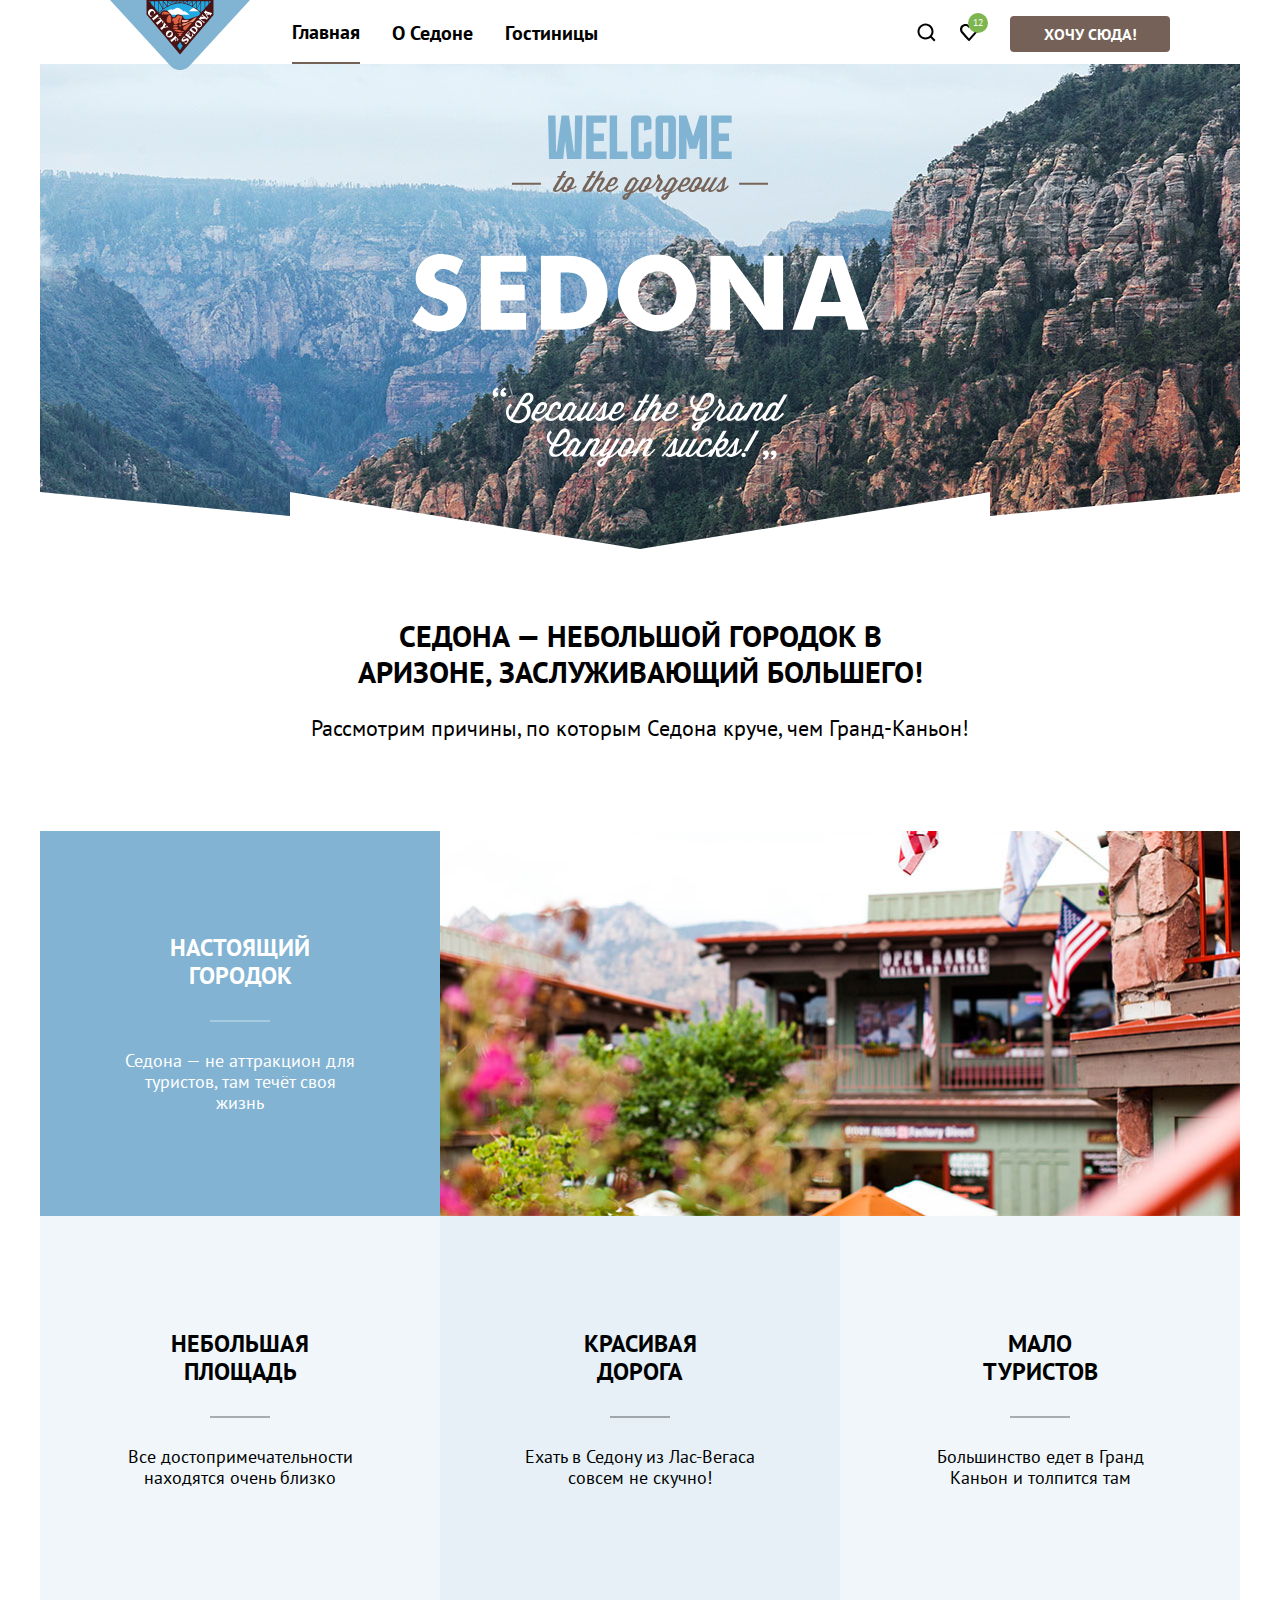
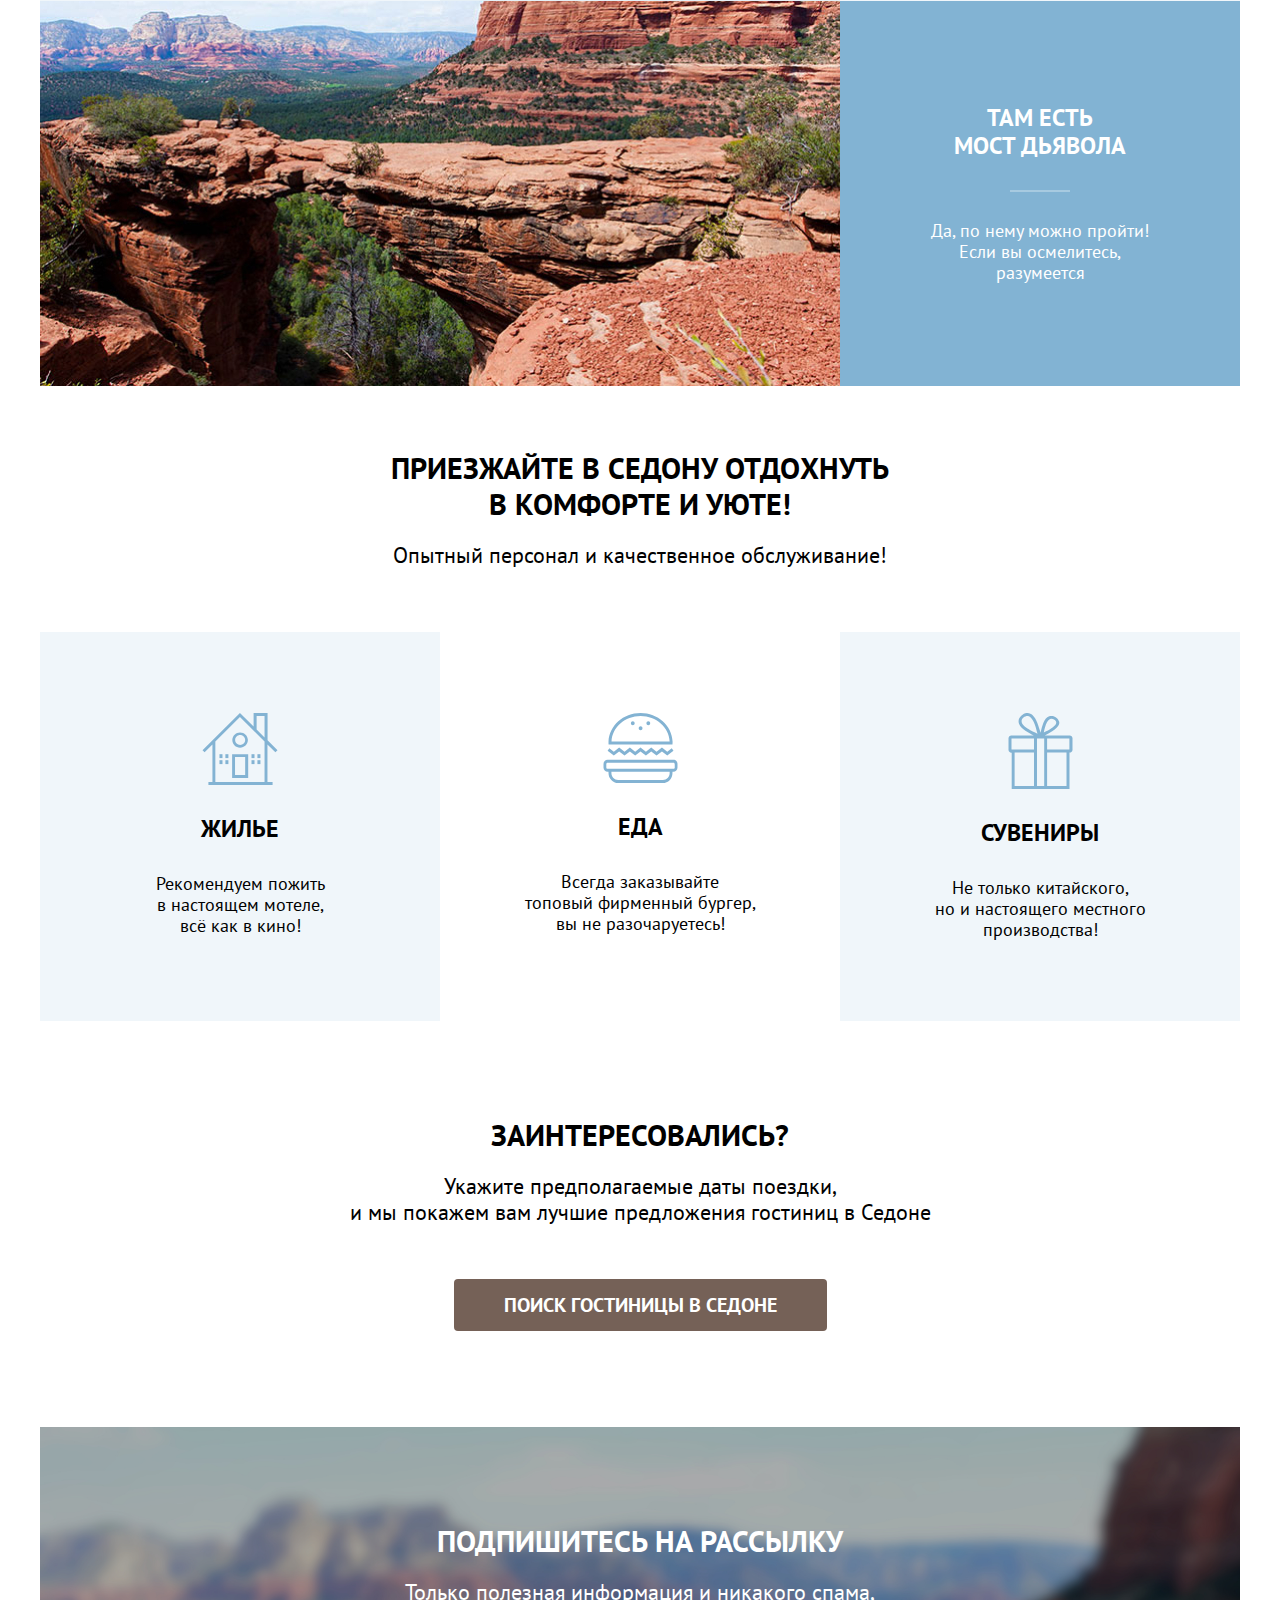
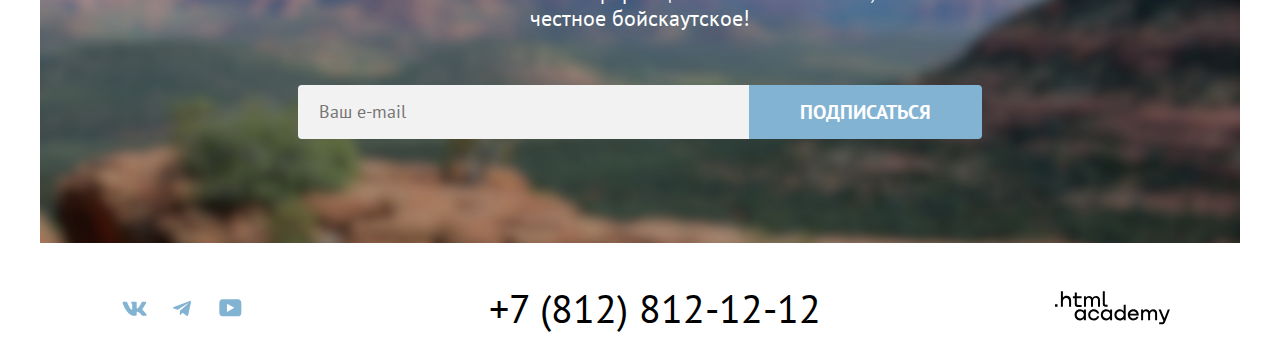
<file: index.html>
<!DOCTYPE html>
<html lang="ru">

  <head>
    <meta charset="utf-8">
    <title>Седона: главная страница</title>
    <link rel="stylesheet" href="styles/styles.css">
    <link rel="icon" href="favicon.ico">
    <link rel="icon" type="image/png" sizes="32x32" href="images/index/favicon.png">
  </head>

  <body>
    <header class="page-header" data-test="header">
      <nav class="navigation">
        <a class="logo" href="#">
          <img src="image/index/svg/logo-sedona.svg" width="140" height="70" alt="Логотип Седона.">
        </a>
        <ul class="navigation-list">
          <li class="navigation-item">
            <a class="navigation-link navigation-link-current" href="#">Главная</a>
          </li>
          <li class="navigation-item">
            <a class="navigation-link" href="#">О Седоне</a>
          </li>
          <li class="navigation-item">
            <a class="navigation-link" href="catalog.html">Гостиницы</a>
          </li>
        </ul>
        <ul class="navigation-user">
          <li class="navigation-icon-item">
            <a class="navigation-link-icon" href="#">
              <svg class="navigation-icon" aria-hidden="true" focusable="false" width="20" height="20"
                viewBox="0 0 20 20" fill="none" xmlns="http://www.w3.org/2000/svg">
                <path
                  d="M19.5 18.0083L15.8 14.3287C16.8 13.0359 17.5 11.3453 17.5 9.4558C17.5 5.08011 13.9 1.5 9.5 1.5C5.1 1.5 1.5 5.17956 1.5 9.55525C1.5 13.9309 5.1 17.511 9.5 17.511C11.3 17.511 13 16.9144 14.4 15.8204L18.1 19.5L19.5 18.0083ZM9.5 15.5221C6.2 15.5221 3.5 12.837 3.5 9.55525C3.5 6.27348 6.2 3.5884 9.5 3.5884C12.8 3.5884 15.5 6.27348 15.5 9.55525C15.5 12.837 12.8 15.5221 9.5 15.5221Z"
                  fill="black" />
              </svg>
              <span class="visually-hidden">Найти на сайте.</span>
            </a>
          </li>
          <li class="navigation-icon-item">

            <a class="navigation-link-icon navigation-link-favorite" href="#">
              <svg class="navigation-icon navigation-icon-favorite" aria-hidden="true" focusable="false" width="18"
                height="17" viewBox="0 0 18 17" fill="none" xmlns="http://www.w3.org/2000/svg">
                <path
                  d="M8.9 17C8.6 17 8.3 16.9 8.1 16.6C2.7 10.5 1.4 9.1 1.1 8.7C0.4 7.8 0 6.6 0 5.4C0 2.4 2.4 0 5.5 0C6.8 0 8 0.5 9 1.3C10 0.5 11.3 0 12.5 0C15.5 0 18 2.4 18 5.4C18 6.7 17.5 7.9 16.7 8.8L9.7 16.7C9.5 16.9 9.3 17 8.9 17ZM2.9 7.5C3.2 7.9 6.4 11.5 9 14.4L15.2 7.4C15.7 6.9 15.9 6.2 15.9 5.4C15.9 3.6 14.4 2.1 12.6 2.1C11.6 2.1 10.6 2.6 9.9 3.4C9.6 3.7 9.3 3.8 9 3.8C8.7 3.8 8.4 3.6 8.2 3.4C7.5 2.6 6.5 2.1 5.5 2.1C3.7 2.1 2.2 3.6 2.2 5.4C2.1 6.3 2.5 7 2.9 7.5C2.8 7.5 2.8 7.5 2.9 7.5Z"
                  fill="black" />
              </svg>
              <span class="visually-hidden">Избранное.</span>
              <span class="favorite-counter">12</span>
            </a>

          <li class="navigation-icon-item navigation-item-button">

            <a class="button header-button" href="catalog.html">Хочу сюда!</a>
          </li>
        </ul>
      </nav>
    </header>
    <main class="main-container main-index" data-test="main">

      <section class="hero" data-test="hero">
        <h1 class="visually-hidden">Welcome to the gorgeous Sedona</h1>
        <img class="main-title welcome" src="image/index/svg/title-image-welcome.svg" width="188" height="45"
          alt="Welcome.">
        <img class="main-title gorgeous" src="image/index/svg/title-image-gorgeous.svg" width="256" height="29"
          alt="to the gorgeous.">
        <img class="main-title sedona" src="image/index/svg/title-image-sedona.svg" width="457" height="213"
          alt="Sedona.">
      </section>

      <section class="advantages" data-test="advantages">
        <div class="title-container title-container-advantages">
          <h2 class="title main-advantages-title">Седона — небольшой городок в Аризоне, заслуживающий большего!</h2>
          <p class="descriptions">Рассмотрим причины, по которым Седона круче, чем Гранд-Каньон!</p>
        </div>

        <ul class="advantages-list">
          <li class="advantages-item-with-picture">
            <div class="advantages-item">
              <h3 class="advantages-title">Настоящий городок</h3>
              <p class="advantages-description">Седона — не аттракцион для туристов, там течёт своя жизнь</p>
            </div>
            <img class="advantages-image" src="image/index/jpeg/advantages-photo-1.jpg" width="800" height="385"
              alt="Городской пейзаж.">
          </li>
          <li class="advantages-item">
            <h3 class="advantages-title">Небольшая площадь</h3>
            <p class="advantages-description">Все достопримечательности находятся очень близко</p>
          </li>
          <li class="advantages-item">
            <h3 class="advantages-title">Красивая<br>дорога</h3>
            <p class="advantages-description">Ехать в Седону из Лас-Вегаса совсем не скучно!</p>
          </li>
          <li class="advantages-item">
            <h3 class="advantages-title">Мало<br>туристов</h3>
            <p class="advantages-description">Большинство едет в Гранд Каньон и толпится там</p>
          </li>
          <li class="advantages-item-with-picture">
            <div class="advantages-item">
              <h3 class="advantages-title">Там есть мост&nbsp;дьявола</h3>
              <p class="advantages-description">Да, по нему можно пройти! Если вы осмелитесь, разумеется</p>
            </div>
            <img class="advantages-image" src="image/index/jpeg/advantages-photo-2.jpg" width="800" height="385"
              alt="Фото каньона.">
          </li>
        </ul>
      </section>
      <section class="services" data-test="service">
        <div class="title-container title-container-services">
          <h2 class="title main-services-title">Приезжайте в Седону отдохнуть в&nbsp;комфорте и уюте!</h2>
          <p class="descriptions">Опытный персонал и качественное обслуживание!</p>
        </div>
        <ul class="services-list">
          <li class="services-item">
            <h3 class="services-title">Жилье</h3>
            <svg class="services-image" aria-hidden="true" focusable="false" width="76" height="72" viewBox="0 0 76 72"
              fill="none" xmlns="http://www.w3.org/2000/svg">
              <path d="M30.1185 65H46.1827V41.2H30.1185V65ZM33.0301 44.1H43.1707V62.1H33.0301V44.1Z" fill="#83B3D3" />
              <path
                d="M73.3916 39.3L75.5 37.2L65.5602 27.3V0H51.6044V13.6L37.9498 0L0.5 37.2L2.60843 39.3L10.4398 31.5V69.1H6.42369V72H70.5803V69.1H65.4598V31.5L73.3916 39.3ZM62.5482 69.1H13.3514V28.5L37.9498 4.1L62.5482 28.5V69.1ZM62.5482 24.4L54.6165 16.5V2.9H62.5482V24.4Z"
                fill="#83B3D3" />
              <path
                d="M30.3193 27.1C30.3193 31.4 33.8333 34.8 38.0502 34.8C42.3675 34.8 45.8815 31.3 45.8815 27.1C45.8815 22.8 42.3675 19.4 38.0502 19.4C33.8333 19.4 30.3193 22.8 30.3193 27.1ZM38.1506 22.1C40.8614 22.1 43.1707 24.3 43.1707 27C43.1707 29.7 40.9618 31.9 38.1506 31.9C35.4398 31.9 33.1305 29.7 33.1305 27C33.1305 24.3 35.3394 22.1 38.1506 22.1Z"
                fill="#83B3D3" />
              <path d="M20.4799 41.2H17.4679V45.1H20.4799V41.2Z" fill="#83B3D3" />
              <path d="M26.4036 41.2H23.3916V45.1H26.4036V41.2Z" fill="#83B3D3" />
              <path d="M20.4799 47.2H17.4679V51.1H20.4799V47.2Z" fill="#83B3D3" />
              <path d="M26.4036 47.2H23.3916V51.1H26.4036V47.2Z" fill="#83B3D3" />
              <path d="M52.508 41.2H49.496V45.1H52.508V41.2Z" fill="#83B3D3" />
              <path d="M58.4317 41.2H55.4197V45.1H58.4317V41.2Z" fill="#83B3D3" />
              <path d="M52.508 47.2H49.496V51.1H52.508V47.2Z" fill="#83B3D3" />
              <path d="M58.4317 47.2H55.4197V51.1H58.4317V47.2Z" fill="#83B3D3" />
            </svg>

            <p class="services-description">Рекомендуем пожить в&nbsp;настоящем мотеле,<br>всё как в кино!</p>
          </li>
          <li class="services-item">
            <h3 class="services-title">Еда</h3>
            <svg class="services-image" aria-hidden="true" focusable="false" width="75" height="70" viewBox="0 0 75 70"
              fill="none" xmlns="http://www.w3.org/2000/svg">

              <path
                d="M70.5757 46.7H4.6103C2.30452 46.7 0.5 48.6 0.5 51V54.5C0.5 56.9 2.40477 58.8 4.6103 58.8H5.51257V59.9C5.51257 65.4 9.82337 70 15.1367 70H59.8488C65.1621 70 69.4729 65.5 69.4729 59.9V58.8H70.3752C72.681 58.8 74.4855 56.9 74.4855 54.5V51C74.686 48.7 72.7812 46.7 70.5757 46.7ZM66.6659 59.9C66.6659 63.8 63.6583 66.9 59.949 66.9H15.1367C11.4274 66.9 8.41985 63.7 8.41985 59.9V58.8H66.6659V59.9ZM71.7787 54.5C71.7787 55.2 71.1772 55.8 70.5757 55.8H4.51005C3.80829 55.8 3.30704 55.2 3.30704 54.5V51C3.30704 50.3 3.90855 49.7 4.51005 49.7H70.4754C71.1772 49.7 71.6784 50.3 71.6784 51C71.7787 51 71.7787 54.5 71.7787 54.5Z"
                fill="#83B3D3" />
              <path
                d="M16.1392 38.4L21.5528 42.5L26.8661 38.4L32.1794 42.5L37.4927 38.4L42.9063 42.5L48.2196 38.4L53.5329 42.5L58.9465 38.4L64.2598 42.5L70.4754 37.8L68.7711 35.3L64.2598 38.7L58.9465 34.6L53.5329 38.7L48.2196 34.6L42.9063 38.7L37.4927 34.6L32.1794 38.7L26.8661 34.6L21.5528 38.7L16.1392 34.6L10.8259 38.7L6.31458 35.3L4.6103 37.8L10.8259 42.5L16.1392 38.4Z"
                fill="#83B3D3" />
              <path
                d="M8.52011 31.5H69.4729C69.4729 30.9 69.5732 30.3 69.5732 29.6C69.5732 29.2 69.5732 28.8 69.5732 28.4C68.8714 12.7 54.8362 0 37.593 0C20.2495 0 6.21432 12.7 5.51257 28.5C5.51257 28.9 5.51257 29.3 5.51257 29.7C5.51257 30.3 5.50815 30.9 5.6084 31.5H8.52011ZM37.593 3C53.2322 3 66.0644 14.3 66.6659 28.5H8.52011C9.12161 14.4 21.9538 3 37.593 3Z"
                fill="#83B3D3" />
              <path
                d="M37.593 17.3C38.645 17.3 39.4978 16.4046 39.4978 15.3C39.4978 14.1954 38.645 13.3 37.593 13.3C36.541 13.3 35.6882 14.1954 35.6882 15.3C35.6882 16.4046 36.541 17.3 37.593 17.3Z"
                fill="#83B3D3" />
              <path
                d="M29.7734 12.2C30.8254 12.2 31.6782 11.3046 31.6782 10.2C31.6782 9.09543 30.8254 8.2 29.7734 8.2C28.7214 8.2 27.8686 9.09543 27.8686 10.2C27.8686 11.3046 28.7214 12.2 29.7734 12.2Z"
                fill="#83B3D3" />
              <path
                d="M45.3123 12.2C46.3643 12.2 47.2171 11.3046 47.2171 10.2C47.2171 9.09543 46.3643 8.2 45.3123 8.2C44.2604 8.2 43.4076 9.09543 43.4076 10.2C43.4076 11.3046 44.2604 12.2 45.3123 12.2Z"
                fill="#83B3D3" />
            </svg>
            <p class="services-description">Всегда заказывайте топовый&nbsp;фирменный&nbsp;бургер, вы не
              разочаруетесь!
            </p>
          </li>
          <li class="services-item">
            <h3 class="services-title">Сувениры</h3>
            <svg class="services-image" aria-hidden="true" focusable="false" width="65" height="76" viewBox="0 0 65 76"
              fill="none" xmlns="http://www.w3.org/2000/svg">
              <path
                d="M61.6 22.4625H61.5H36.8C50.6 15.5576 51.7 11.1546 51.2 8.75288C50 4.75007 45.5 1.74797 41.2 3.34909C35.6 5.45056 34.1 13.7564 32.6 19.7606C30.6 13.6563 28.8 5.95091 24.4 2.04818C23.1 0.947407 21.3 -0.253434 18.6 0.0467764C14.6 0.447057 8.8 5.45056 11.1 11.0545C13.4 16.4583 20.8 19.8607 25.7 22.5626H3.7H3.4C1.8 22.5626 0.5 23.8635 0.5 25.4646V36.7725C0.5 38.3736 1.8 39.6745 3.4 39.6745H3.7V72.9979V75.3996V76H61.5V75.4996V72.9979V39.5745H61.6C63.2 39.5745 64.5 38.2736 64.5 36.6724V25.3645C64.5 23.7634 63.2 22.4625 61.6 22.4625ZM42.9 5.85084C45 5.55063 47.9 7.15176 48.2 9.05309C48.6 11.8551 44.8 14.3568 43.1 15.4576C40.6 17.1588 38.2 18.0594 35.8 19.5604C36.7 15.8579 38.3 6.55133 42.9 5.85084ZM20 15.8579C17.8 14.3568 13.5 11.4548 13.6 8.05239C13.7 4.44986 19.3 1.44776 22.4 4.14965C26.3 7.55203 28.1 15.2574 29.5 20.7613C26.3 19.2602 23.2 17.9593 20 15.8579ZM26 72.9979H6.6V39.5745H26V72.9979ZM26 36.4723H3.5V25.4646H26V36.4723ZM36.2 36.4723V39.4744V72.9979H29V39.5745V36.5724V25.5647H36.2V36.4723ZM58.5 72.9979H39.1V39.5745H58.5V72.9979ZM61.4 36.4723H39.1V25.4646H61.4V36.4723Z"
                fill="#83B3D3" />
            </svg>
            <p class="services-description">Не только китайского,<br>но и настоящего местного производства!</p>
          </li>
        </ul>
      </section>


      <section class="selection" data-test="search">
        <div class="title-container-with-button">
          <h2 class="title">Заинтересовались?</h2>
          <p class="descriptions-container-with-button">Укажите предполагаемые даты поездки,<br>и мы покажем
            вам лучшие предложения гостиниц в Седоне</p>
          <a class="button selection-button" href="#">Поиск гостиницы в Седоне</a>
        </div>
      </section>


      <section class="subscription" data-test="subscribe">
        <div class="title-container-with-button title-container-with-button-subscribe">
          <h2 class="title subscribe-title">Подпишитесь на рассылку</h2>
          <p class="descriptions-container-with-button">Только полезная информация и никакого спама,
            честное&nbsp;бойскаутское!</p>
          <form class="subscription-form" action="https://echo.htmlacademy.ru/" method="post">
            <input class="subscription-field" placeholder="Ваш e-mail" type="email" id="subscription-mail"
              name="subscription-email" required>
            <button class="subscription-button" type="submit">
              Подписаться
            </button>
          </form>
        </div>
      </section>
    </main>
    <footer>
      <div class="footer-container" data-test="footer">
        <section class="footer-social">
          <h2 class="visually-hidden">Мы в социальных сетях</h2>
          <ul class="social-list">
            <li class="social-list-item social-list-item-vk">
              <a class="social-link" href="https://vk.com/htmlacademy">
                <svg class="social-icon" aria-hidden="true" focusable="false" width="25" height="15" viewBox="0 0 25 15"
                  fill="none" xmlns="http://www.w3.org/2000/svg">
                  <path fill-rule="evenodd" clip-rule="evenodd" d=" M24.1164 1.80445C24.2824 1.25845 24.1164 0.856445 23.3214 0.856445H20.6964C20.0284 0.856445
                    19.7204 1.20345 19.5534 1.58645C19.5534 1.58645 18.2184 4.78245 16.3274 6.85845C15.7154 7.46045
                    15.4374 7.65145 15.1034 7.65145C14.9364 7.65145 14.6854 7.46045 14.6854 6.91345V1.80445C14.6854
                    1.14845 14.5014 0.856445 13.9454 0.856445H9.81738C9.40038 0.856445 9.14938 1.16045 9.14938
                    1.44945C9.14938 2.07045 10.0954 2.21445 10.1924 3.96245V7.76045C10.1924 8.59345 10.0394 8.74444
                    9.70538 8.74444C8.81538 8.74444 6.65038 5.53345 5.36538 1.85945C5.11638 1.14445 4.86438 0.856445
                    4.19338 0.856445H1.56638C0.816382 0.856445 0.666382 1.20345 0.666382 1.58645C0.666382 2.26845
                    1.55638 5.65645 4.81138 10.1374C6.98138 13.1974 10.0364 14.8564 12.8194 14.8564C14.4884 14.8564
                    14.6944 14.4884 14.6944 13.8534V11.5404C14.6944 10.8034 14.8524 10.6564 15.3814 10.6564C15.7714
                    10.6564 16.4384 10.8484 17.9964 12.3234C19.7764 14.0724 20.0694 14.8564 21.0714
                    14.8564H23.6964C24.4464 14.8564 24.8224 14.4884 24.6064 13.7604C24.3684 13.0364 23.5184 11.9854
                    22.3914 10.7384C21.7794 10.0284 20.8614 9.26345 20.5824 8.88045C20.1934 8.38945 20.3044 8.17044
                    20.5824 7.73345C20.5824 7.73345 23.7824 3.30745 24.1154 1.80445H24.1164Z" />
                </svg>

                <span class="visually-hidden">ВКонтакте</span>
              </a>
            </li>
            <li class="social-list-item social-list-item-tg">
              <a class="social-link" href="https://t.me/htmlacademy">
                <svg class="social-icon" aria-hidden="true" focusable="false" width="18" height="16" viewBox="0 0 18 16"
                  fill="none" xmlns="http://www.w3.org/2000/svg">
                  <path fill-rule="evenodd" clip-rule="evenodd"
                    d="M16.785 0.955705L0.840489 7.1042C-0.247661 7.54126 -0.241365 8.14828 0.640845 8.41897L4.73445 9.69597L14.2058 3.72014C14.6537 3.44766 15.0629 3.59424 14.7265 3.89281L7.05283 10.8183H7.05103L7.05283 10.8192L6.77045 15.0387C7.18413 15.0387 7.36669 14.8489 7.59871 14.625L9.58705 12.6915L13.7229 15.7464C14.4855 16.1664 15.0332 15.9506 15.2229 15.0405L17.9379 2.2453C18.2158 1.13107 17.5126 0.626562 16.785 0.955705Z" />
                </svg>
                <span class="visually-hidden">Telegram.</span>
              </a>
            </li>
            <li class="social-list-item social-list-item-yt">
              <a class="social-link" href="https://www.youtube.com/user/htmlacademyru">
                <svg class="social-icon" aria-hidden="true" focusable="false" width="23" height="18" viewBox="0 0 23 18"
                  fill="none" xmlns="http://www.w3.org/2000/svg">
                  <path fill-rule="evenodd" clip-rule="evenodd"
                    d="M18.9402 0.356445H3.50738C1.64668 0.356445 0.333252 1.9502 0.333252 3.75645V13.8502C0.333252 15.7627 1.64668 17.3564 3.50738 17.3564H19.1591C20.8009 17.3564 22.3333 15.7627 22.3333 13.9564V3.75645C22.1143 1.9502 20.8009 0.356445 18.9402 0.356445ZM7.99494 12.8939V4.81894L15.3283 8.85645L7.99494 12.8939Z" />
                </svg>

                <span class="visually-hidden">youtube</span>
              </a>
            </li>
          </ul>
        </section>
        <section class="footer-contacts">
          <h2 class="visually-hidden">Контактный телефон</h2>
          <a class="contact-phone" href="tel:+7(812)8121212">+7 (812) 812-12-12</a>
        </section>
        <section class="footer-made-by">
          <h2 class="visually-hidden">Разработка сайта</h2>
          <a class="logo" href="https://htmlacademy.ru/">
            <svg class="made-by-icon" aria-hidden="true" focusable="false" width="115" height="34" viewBox="0 0 115 34"
              fill="none" xmlns="http://www.w3.org/2000/svg">
              <path fill-rule="evenodd" clip-rule="evenodd"
                d="M0 13.256v2.6h2.5v-2.6H0ZM11.6 4.856c-1.6 0-2.8.7-3.6 1.7h-.1v-6.2h-2v15.5h2v-5.3c0-2.1 1.3-3.6 3.3-3.6 1.8 0 2.9 1.4 2.9 3.2v5.7h2v-6.1c.1-3-1.8-4.9-4.5-4.9ZM26.6 5.156h-4.8v-3.7h-2v3.8h-1.9v2h1.9v6c0 1.7 1 2.7 2.7 2.7h4.1v-2h-3.7c-.7 0-1.1-.4-1.1-1.1v-5.7h4.8v-2ZM41.1 4.956c-1.6 0-2.9.8-3.5 2.1h-.1c-.6-1.2-1.8-2.1-3.4-2.1-1.4 0-2.5.8-3.1 1.8h-.1v-1.6H29v10.6h2v-5.4c0-2 1-3.5 2.6-3.5 1.5 0 2.4 1 2.4 2.6v6.3h2v-5.6c0-2.4 1.4-3.3 2.6-3.3 1.5 0 2.4 1 2.4 2.6v6.3h2v-6.5c.1-2.5-1.4-4.3-3.9-4.3ZM47.8 13.056c0 1.7 1 2.7 2.8 2.7h2v-2h-1.7c-.7 0-1.1-.4-1.1-1.1V.356h-2v12.7ZM28.9 20.056c-.9-1.1-2.2-1.8-3.9-1.8-3.1 0-5.4 2.3-5.4 5.6s2.3 5.6 5.4 5.6c1.8 0 3-.8 3.8-1.9h.1v1.6h2v-10.6h-2v1.5Zm-3.6 7.4c-2.2 0-3.6-1.6-3.6-3.6s1.4-3.6 3.6-3.6 3.6 1.6 3.6 3.6c0 1.9-1.4 3.6-3.6 3.6ZM44.2 22.356c-.5-2.4-2.6-4.1-5.4-4.1-3.4 0-5.6 2.5-5.6 5.6 0 3.1 2.2 5.6 5.6 5.6 2.8 0 4.9-1.8 5.4-4.2h-2.1c-.4 1.3-1.7 2.3-3.3 2.3-2.2 0-3.6-1.6-3.6-3.6s1.4-3.6 3.6-3.6c1.6 0 2.8 1 3.3 2.2h2.1v-.2ZM55.1 20.056c-.9-1.1-2.2-1.8-3.9-1.8-3.1 0-5.4 2.3-5.4 5.6s2.3 5.6 5.4 5.6c1.8 0 3-.8 3.8-1.9h.1v1.6h2v-10.6h-2v1.5Zm-3.6 7.4c-2.2 0-3.6-1.6-3.6-3.6s1.4-3.6 3.6-3.6 3.6 1.6 3.6 3.6c0 1.9-1.5 3.6-3.6 3.6ZM68.7 20.156c-.9-1.1-2.2-1.9-3.9-1.9-3.1 0-5.4 2.3-5.4 5.6s2.2 5.6 5.4 5.6c1.7 0 3-.8 3.8-1.8h.1v1.5h2v-15.4h-2v6.4Zm-3.6 7.3c-2.2 0-3.6-1.6-3.6-3.6s1.4-3.6 3.6-3.6 3.6 1.6 3.6 3.6c-.1 2-1.5 3.6-3.6 3.6ZM78.3 18.256c-3.3 0-5.5 2.5-5.5 5.6 0 3 2.1 5.6 5.5 5.6 2.5 0 4.5-1.3 5.2-3.6h-2.1c-.5 1-1.6 1.6-3 1.6-1.9 0-3.3-1.3-3.4-2.9h8.8c.2-3.6-2-6.3-5.5-6.3Zm0 1.9c1.7 0 3 1 3.3 2.6h-6.5c.3-1.5 1.5-2.6 3.2-2.6ZM98.2 18.256c-1.6 0-2.9.8-3.6 2h-.1c-.6-1.2-1.8-2-3.4-2-1.4 0-2.5.7-3.1 1.8v-1.5h-1.9v10.6h2v-5.4c0-2 1-3.4 2.6-3.5 1.5 0 2.4 1 2.4 2.6v6.3h2v-5.6c0-2.4 1.4-3.3 2.6-3.3 1.5 0 2.4 1 2.4 2.6v6.3h2v-6.5c.1-2.6-1.4-4.4-3.9-4.4ZM109.4 27.356l-3.6-8.9h-2.2l4.8 11.6c-.3.9-.7 1.2-1.7 1.2h-2.5v2h2.5c1.8 0 2.8-.8 3.5-2.6l4.7-12.2h-2.1l-3.4 8.9Z" />
            </svg>
            <span class="visually-hidden">Сделано в htmlacademy</span>
          </a>
        </section>
      </div>
    </footer>
    <div class="modal-container">
      <div class="modal modal-booking">
        <section class="modal-content">
          <button type="button" class="modal-close-button">
            <span class="visually-hidden">Закрыть</span>
          </button>
          <h2 class="title-modal">Поиск гостиницы в Седоне</h2>
          <form class="booking-form" action="https://echo.htmlacademy.ru/" method="post">
            <label class="form-label">Дата заезда
              <input class="field" type="text" id="check-in-date" name="check-in-date" placeholder="Укажите дату"
                value="27 апреля 2020" required>
              <a class="index-field-date-icon"></a>
            </label>
            <span class="additional-span fail-span">Мы не можем отправить вас в прошлое</span>
            <label class="form-label">Дата выезда
              <input class="field" type="text" id="check-out-date" name="check-out-date" placeholder="Укажите дату"
                value="1 сентября 2021" required>
              <a class="index-field-date-icon"></a>
            </label>
            <span class="additional-span">На эти даты есть свободные номера. Пока есть.</span>
            <div class="guests-counter">


              <label class="form-label-guests" for="adult-guests-number">Взрослые:</label>
              <div class="guests-field-wrapper">
                <button type="button" class="number-button number-button-minus">
                  <span class="visually-hidden">Минус 1 гость</span>
                </button>
                <input class="field guests-field" type="text" id="adult-guests-number" name="adult-guests"
                  placeholder="Число" value="2">
                <button type="button" class="number-button number-button-plus">
                  <span class="visually-hidden">Плюс 1 гость</span>
                </button>
              </div>


              <label class="form-label-guests form-label-guests-child" for="child-guests-number">Дети:</label>
              <button type="button" class="information-button">
                <span class="visually-hidden">Примечание</span>
                <span class="popover popover-info">
                  <span class="popover-content">Укажите количество детей, которые будут с вами, возраст которых от 6 до
                    18 лет. Дети до 6 лет размещаются бесплатно.</span>
                </span>
              </button>



              <div class="guests-field-wrapper">
                <button type="button" class="number-button number-button-minus">
                  <span class="visually-hidden">Минус 1 гость</span>
                </button>
                <input class="field guests-field" type="text" id="child-guests-number" name="child-guests"
                  placeholder="Число" value="2">
                <button type="button" class="number-button number-button-plus">
                  <span class="visually-hidden">Плюс 1 гость</span>
                </button>
              </div>


            </div>
            <button class="button button-additional find-button" type="submit">Найти</button>


          </form>

        </section>
      </div>
    </div>
  </body>

</html>
</file>
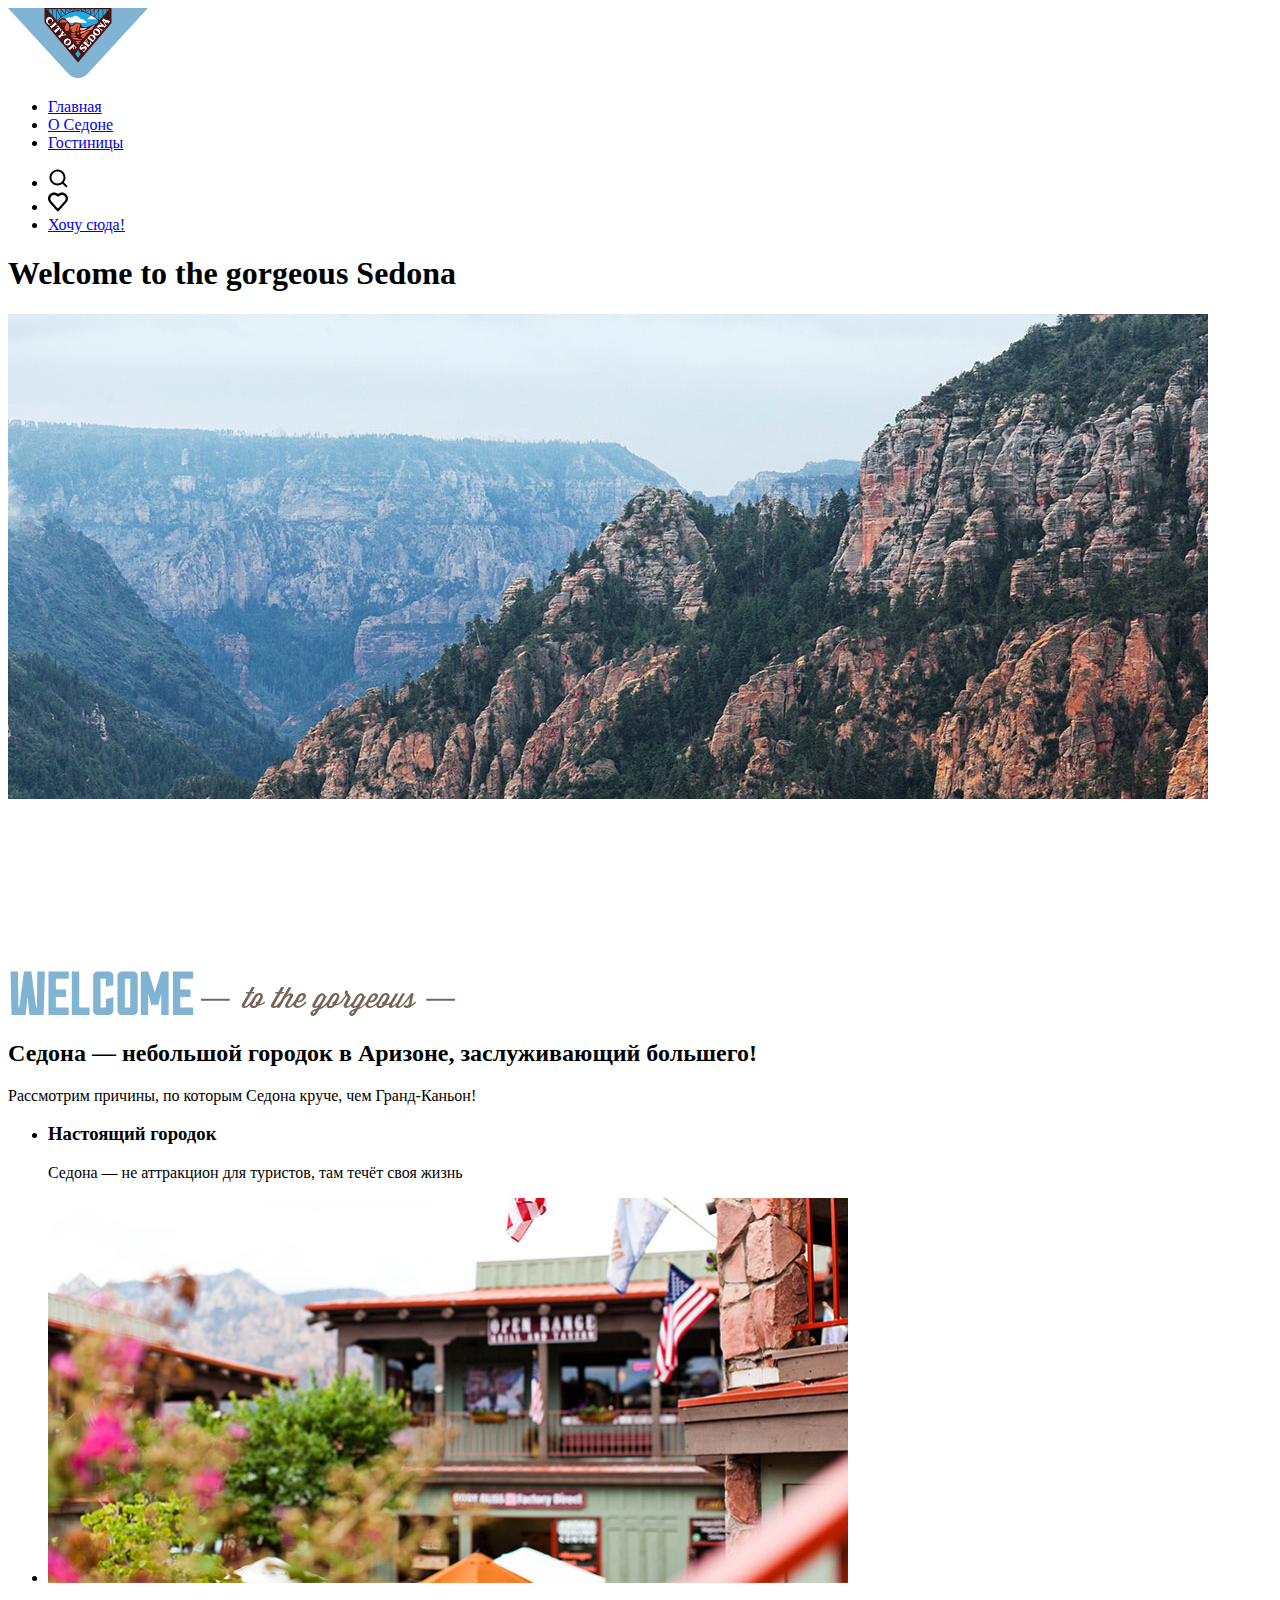
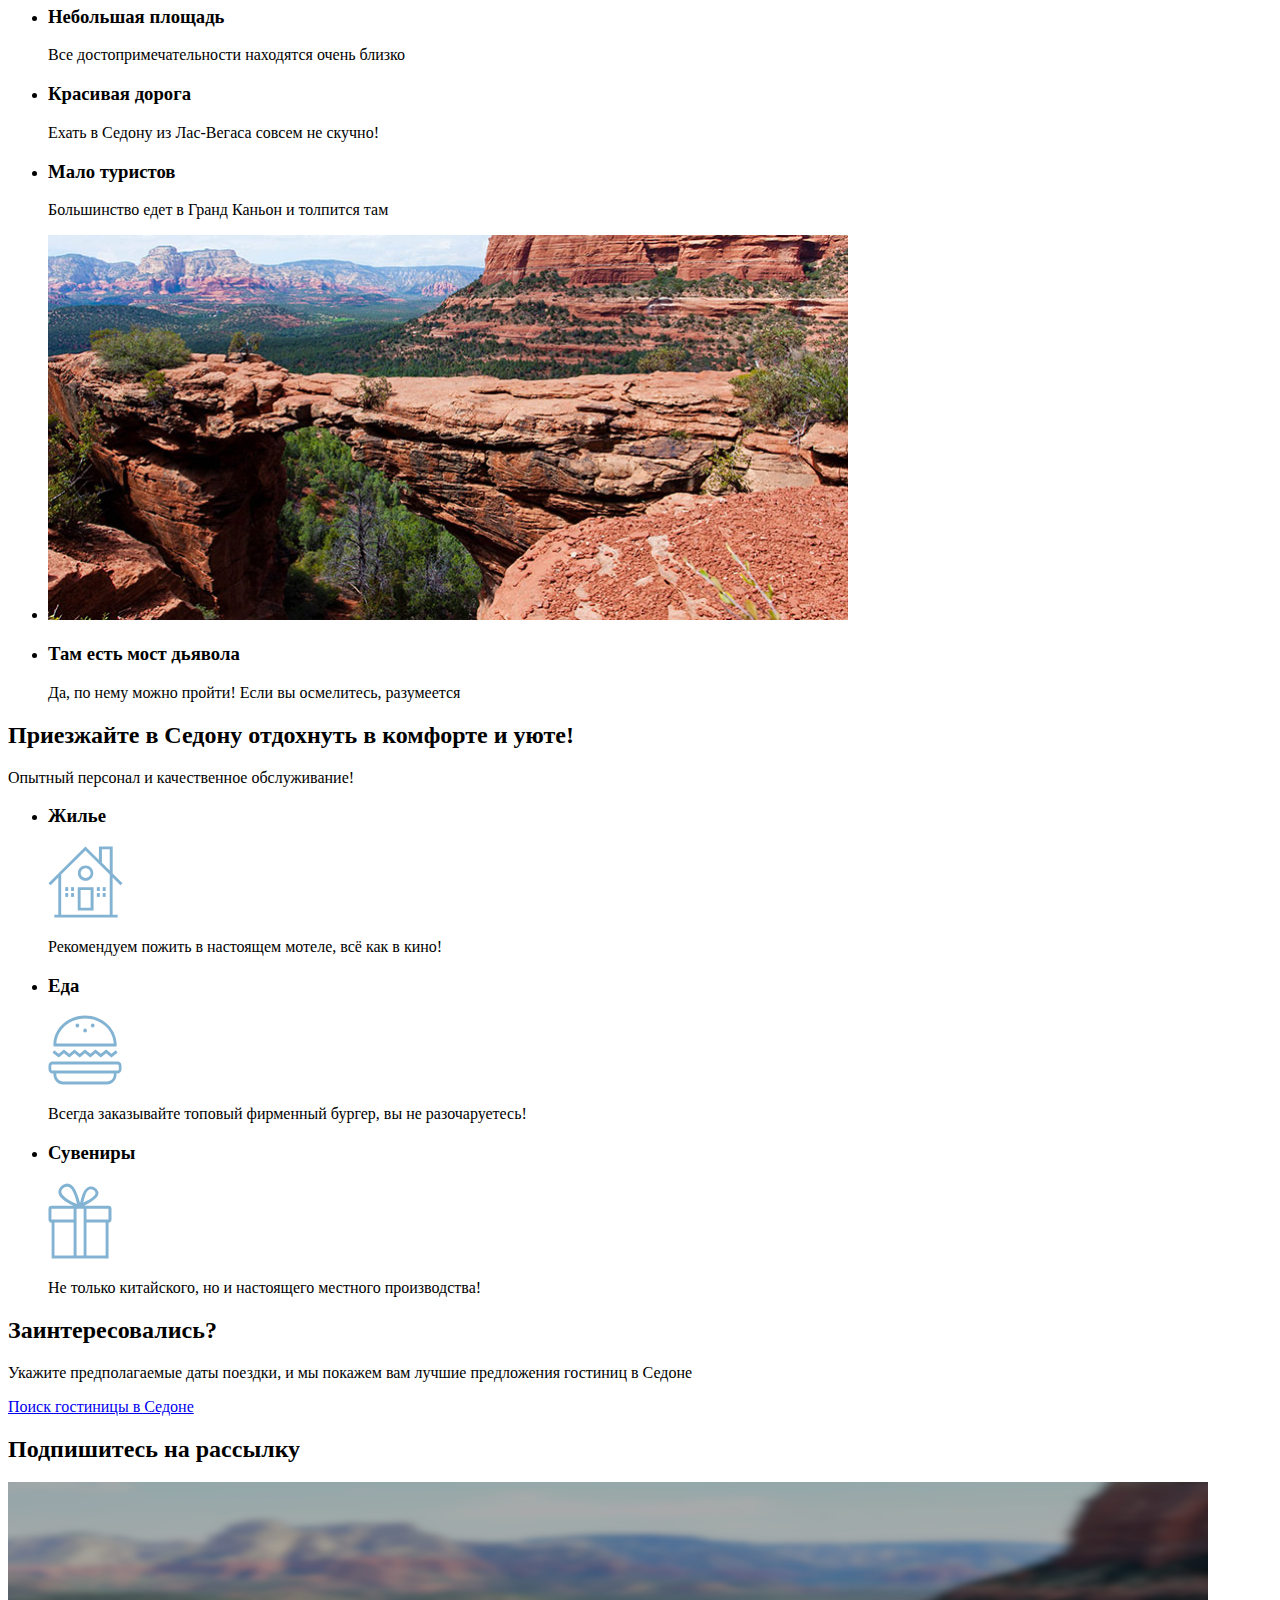
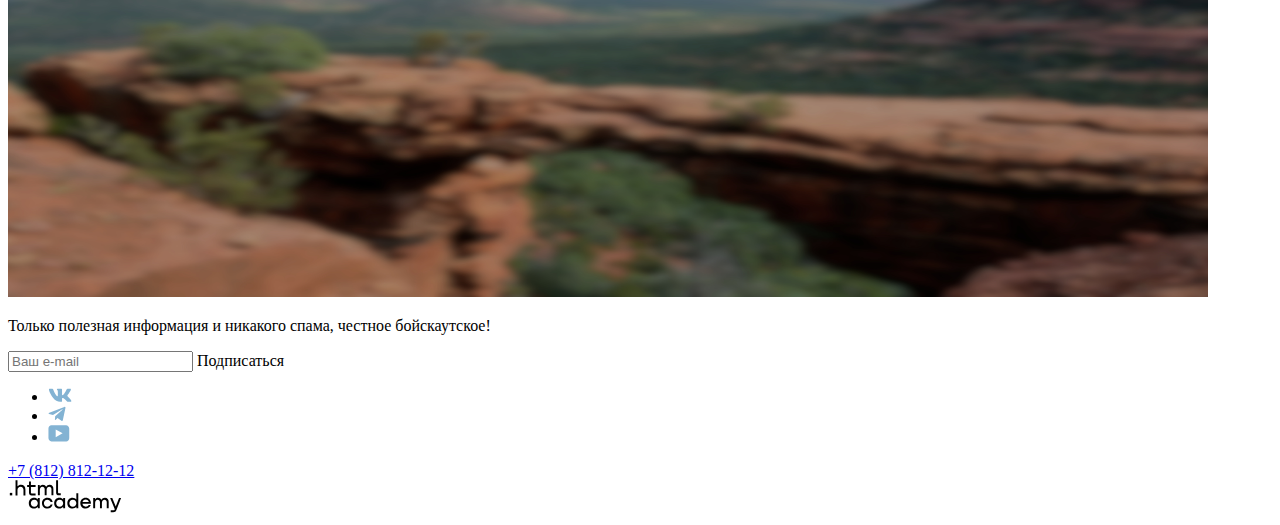
<file: 3/index.html>
<!DOCTYPE html>
<html lang="ru">

  <head>
    <meta charset="utf-8">

    <title>HTML Academy: Седона</title>
    <base href="https://htmlacademy-htmlcss.github.io/2354847-sedona-37/3/">
</head>

  <body>
    <header class="page-header">
      <nav class="navigation">
        <a class="logo" href="#">
          <img src="image/index/svg/logo-sedona.svg" width="140" height="70.05" alt="Логотип Седона">
        </a>
        <ul class="navigation-list">
          <li class="navigation-item">
            <a class="navigation-link navigation-link-current" href="#">Главная</a>
          </li>
          <li class="navigation-item">
            <a class="navigation-link" href="#">О Седоне</a>
          </li>
          <li class="navigation-item">
            <a class="navigation-link" href="catalog.html">Гостиницы</a>
          </li>
        </ul>
        <ul class="navigation-list navigation-user">
          <li class="navigation-item">
            <a class="navigation-link" href="#"><img class="navigation-icon" src="image/index/svg/icon-search.svg"
                width="20" height="20" alt="Найти на сайте">
              <!-- Скрытое описание не нужно при наличии подписи к иконке?
                <span class="visually-hidden">Найти на сайте</span> -->
            </a>
          </li>
          <li class="navigation-item">
            <a class="navigation-link" href="#"><img class="navigation-icon" src="image/index/svg/icon-favorites.svg"
                width="20" height="20" alt="Избранное"></a>
          </li>
          <li class="navigation-item">
            <a class="navigation-link buttom" href="catalog.html">Хочу сюда!</a>
          </li>
        </ul>
      </nav>
    </header>
    <main class="main-index">
      <section class="hero">
        <h1 class="visually-hidden">Welcome to the gorgeous Sedona</h1>
        <img class="hero-background" src="image/index/jpeg/hero-main-foto.jpg" width="1200" height="485"
          alt="Главное фото">
        <img class="main-title" src="image/index/svg/title-image-welcome.svg" width="187.7" height="44.7" alt="Welcome">
        <img class="main-title" src="image/index/svg/title-image-gorgeous.svg" width="256" height="28.78"
          alt="to the gorgeous">
        <img class="main-title" src="image/index/svg/title-image-sedona.svg" width="456.7" height="212.77" alt="Sedona">
      </section>
      <section class="advantages">
        <h2>Седона — небольшой городок в Аризоне, заслуживающий большего!</h2>
        <p>Рассмотрим причины, по которым Седона круче, чем Гранд-Каньон!</p>
        <ul class="advantages-list">
          <li class="advantages-item">
            <h3 class="advantages-title">Настоящий городок</h3>
            <p class="advantages-description">Седона — не аттракцион для туристов, там течёт своя жизнь</p>
          </li>
          <li class="advantages-item">
            <img class="advantages-image" src="image/index/jpeg/advantages-photo-1.jpg" width="800" height="385"
              alt="Городской пейзаж">
          </li>
          <li class="advantages-item">
            <h3 class="advantages-title">Небольшая площадь</h3>
            <p class="advantages-description">Все достопримечательности находятся очень близко</p>
          </li>
          <li class="advantages-item">
            <h3 class="advantages-title">Красивая дорога</h3>
            <p class="advantages-description">Ехать в Седону из Лас-Вегаса совсем не скучно!</p>
          </li>
          <li class="advantages-item">
            <h3 class="advantages-title">Мало туристов</h3>
            <p class="advantages-description">Большинство едет в Гранд Каньон и толпится там</p>
          </li>
          <li class="advantages-item">
            <img class="advantages-image" src="image/index/jpeg/advantages-photo-2.jpg" width="800" height="385"
              alt="Фото каньона">
          </li>
          <li class="advantages-item">
            <h3 class="advantages-title">Там есть мост дьявола</h3>
            <p class="advantages-description">Да, по нему можно пройти! Если вы осмелитесь, разумеется</p>
          </li>
        </ul>
      </section>
      <section class="services">
        <h2>Приезжайте в Седону отдохнуть в комфорте и уюте!</h2>
        <p>Опытный персонал и качественное обслуживание!</p>
        <ul class="services-list">
          <li class="services-item">
            <h3 class="services-title">Жилье</h3>
            <img class="services-image" src="image/index/svg/icon-service-housing.svg" width="75" height="72"
              alt="Жилье">
            <p class="services-description">Рекомендуем пожить в настоящем мотеле, всё как в кино!</p>
          </li>
          <li class="services-item">
            <h3 class="services-title">Еда</h3>
            <img class="services-image" src="image/index/svg/icon-service-food.svg" width="74" height="70" alt="Еда">
            <p class="services-description">Всегда заказывайте топовый фирменный бургер, вы не разочаруетесь!</p>
          </li>
          <li class="services-item">
            <h3 class="services-title">Сувениры</h3>
            <img class="services-image" src="image/index/svg/icon-service-souvenirs.svg" width="64" height="76"
              alt="Сувениры">
            <p class="services-description">Не только китайского, но и настоящего местного производства!</p>
          </li>
      </section>
      <section class="selection">
        <h2>Заинтересовались?</h2>
        <p>Укажите предполагаемые даты поездки, и мы покажем вам лучшие предложения гостиниц в Седоне</p>
        <a class="selection buttom" href="#">Поиск гостиницы в Седоне</a>
      </section>
      <section class="subscription">
        <h2>Подпишитесь на рассылку</h2>
        <img class="subscription-background" src="image/index/jpeg/subscribe_background.jpg" width="1200"
          height="414.86" alt="природный пейзаж">
        <p>Только полезная информация и никакого спама, честное бойскаутское!</p>
        <form class="subscription-form" action="https://echo.htmlacademy.ru/" method="post">
          <input class="field" placeholder="Ваш e-mail" type="email" id="subscription-mail" name="subscription-email"
            required>
          <buttom class="buttom subscription-buttom" type="submit">
            <span class="visually-hidden">Подписаться</span>
          </buttom>
        </form>
      </section>
    </main>
    <footer>
      <section class="footer-social">
        <ul class="social-item">
          <li class="social-list-item">
            <a href="https://vk.com/htmlacademy"><img class="social-icon" src="image/index/svg/social-logo-vk.svg"
                width="24" height="14" alt="VK"></a>
          </li>
          <li class="social-list-item">
            <a href="https://t.me/htmlacademy "><img class="social-icon" src="image/index/svg/social-logo-tg.svg"
                width="18" height="15.1" alt="Telegram"></a>
          </li>
          <li class="social-list-item">
            <a href="https://www.youtube.com/user/htmlacademyru"><img class="social-icon"
                src="image/index/svg/social-logo-youtube.svg" width="22" height="17" alt="Youtube"></a>
          </li>
        </ul>
      </section>
      <section class="footer-contacts">
        <a class="contact-phone" href="tel:+7(812)8121212">+7 (812) 812-12-12</a>
      </section>
      <section class="">
        <a class="logo" href="https://htmlacademy.ru/">
          <img src="image/index/svg/logo-HTML-Academy.svg" width="114.9" height="32.9" alt="Сделано в htmlacademy">
        </a>
      </section>
    </footer>
  </body>

</html>
</file>
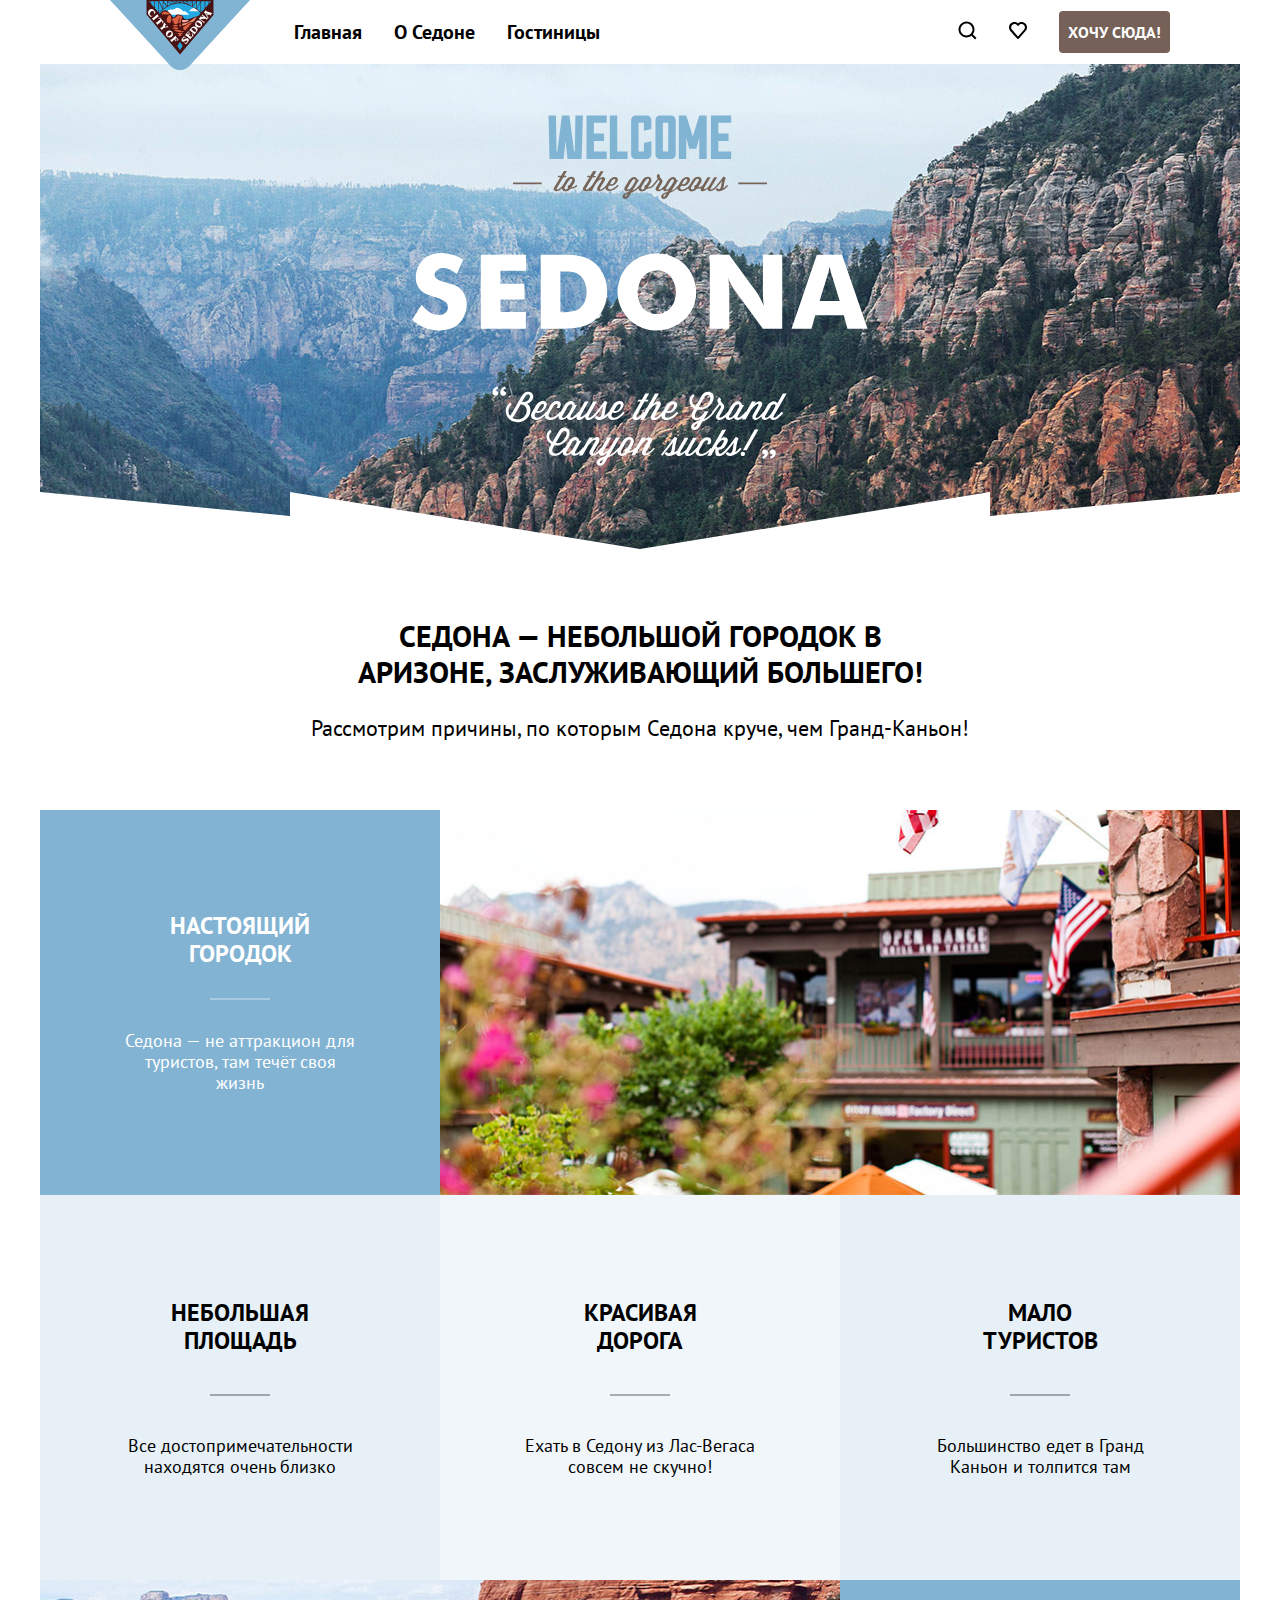
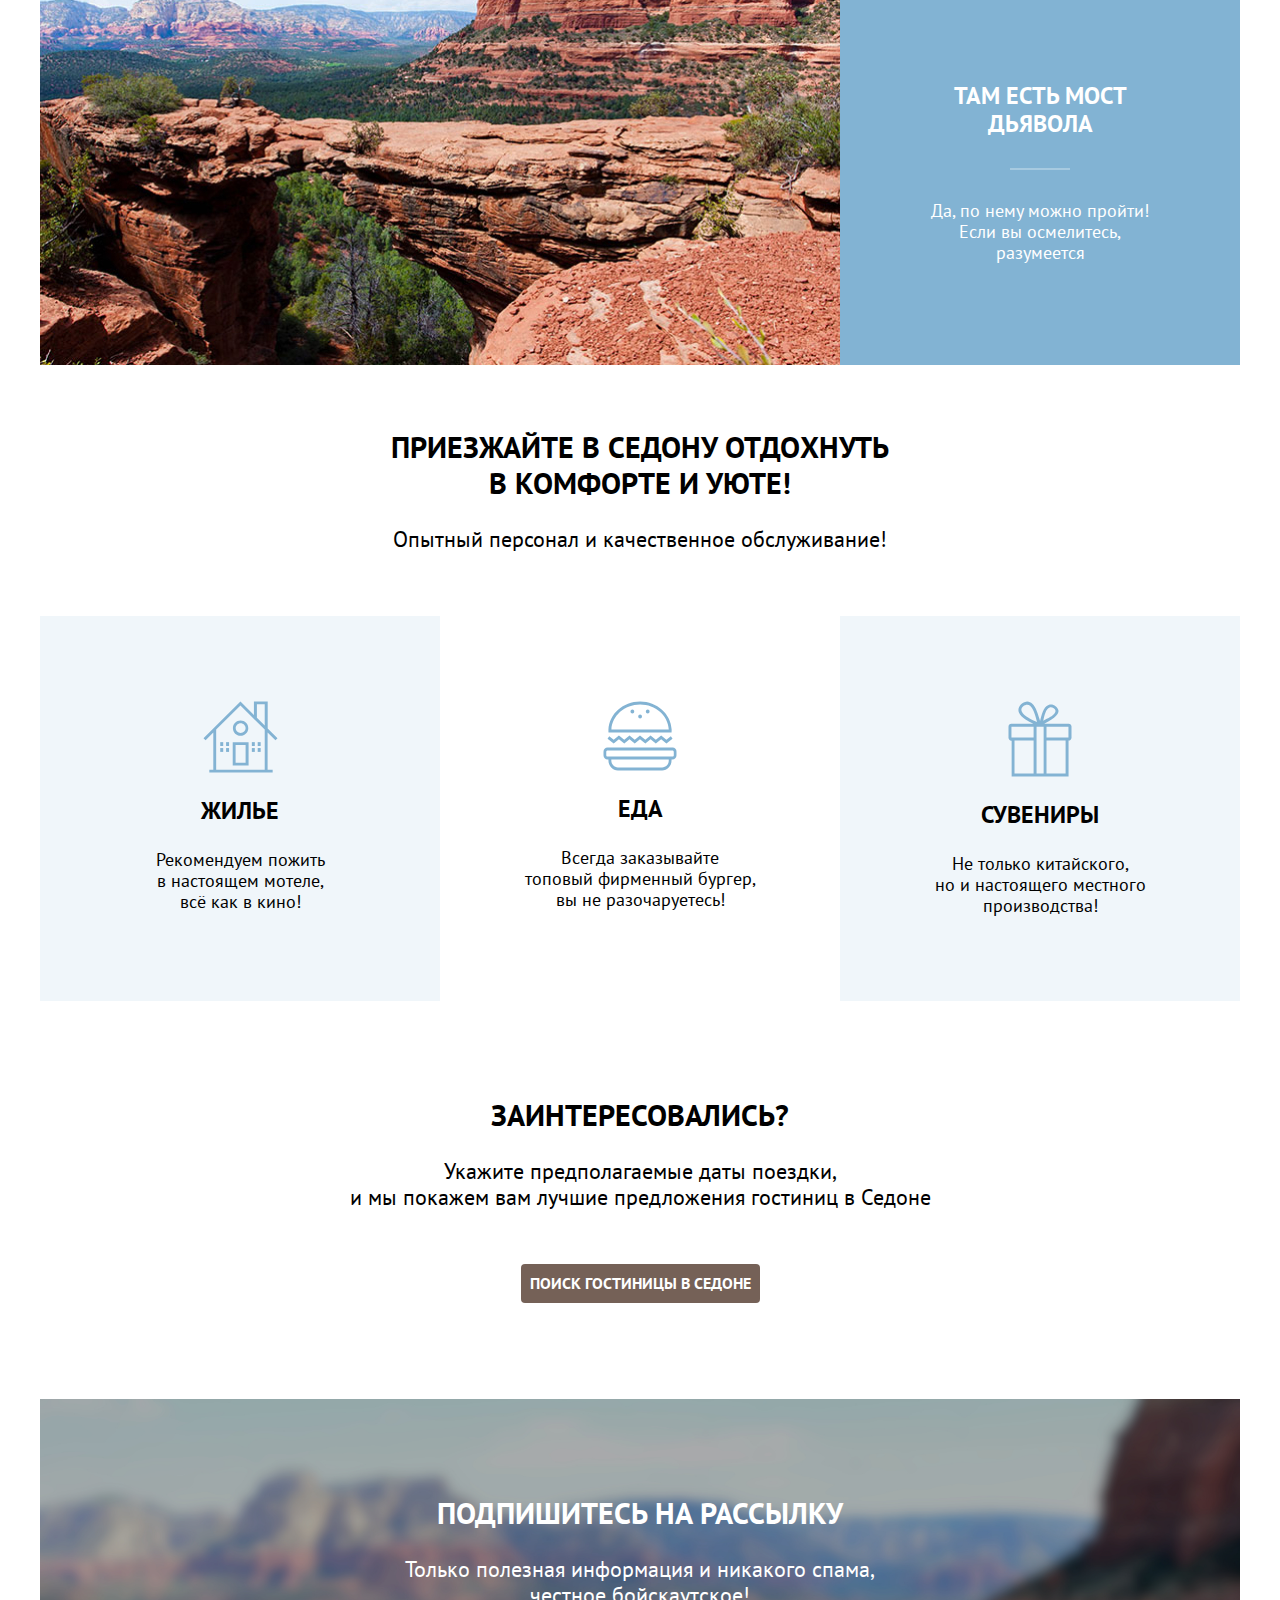
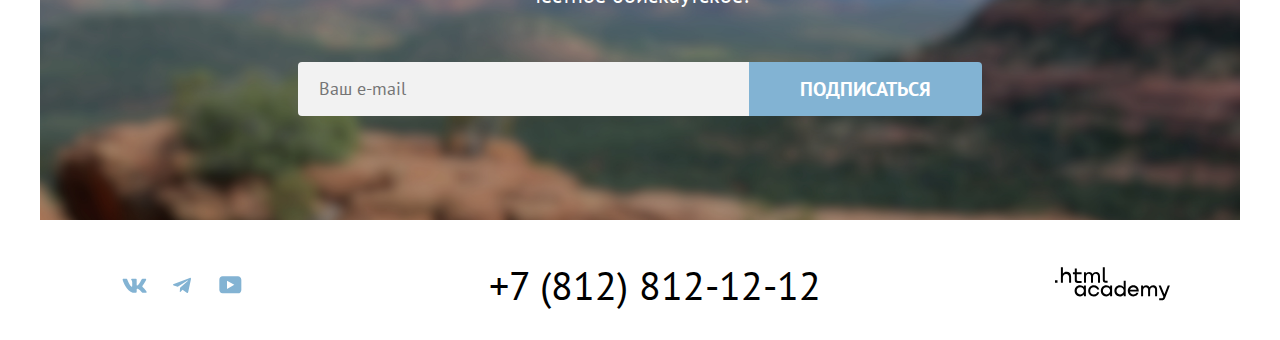
<file: 8/index.html>
<!DOCTYPE html>
<html lang="ru">

  <head>
    <meta charset="utf-8">
    <title>Седона: главная страница</title>
    <link rel="stylesheet" href="styles/styles.css">
    <!-- <link rel="stylesheet" href="styles/outline.css"> -->
    <base href="https://htmlacademy-htmlcss.github.io/2354847-sedona-37/8/">
</head>

  <body>
    <header class="page-header">
      <nav class="navigation">
        <a class="logo" href="#">
          <img src="image/index/svg/logo-sedona.svg" width="140" height="70.05" alt="Логотип Седона.">
        </a>
        <ul class="navigation-list">
          <li class="navigation-item">
            <a class="navigation-link navigation-link-current" href="#">Главная</a>
          </li>
          <li class="navigation-item">
            <a class="navigation-link" href="#">О Седоне</a>
          </li>
          <li class="navigation-item">
            <a class="navigation-link" href="catalog.html">Гостиницы</a>
          </li>
        </ul>
        <ul class="navigation-user">
          <li class="navigation-item navigation-icon-item">
            <a class="navigation-link" href="#">
              <svg class="navigation-icon" aria-hidden="true" focusable="false" width="20" height="20"
                viewBox="0 0 20 20" fill="none" xmlns="http://www.w3.org/2000/svg">
                <path
                  d="M19.5 18.0083L15.8 14.3287C16.8 13.0359 17.5 11.3453 17.5 9.4558C17.5 5.08011 13.9 1.5 9.5 1.5C5.1 1.5 1.5 5.17956 1.5 9.55525C1.5 13.9309 5.1 17.511 9.5 17.511C11.3 17.511 13 16.9144 14.4 15.8204L18.1 19.5L19.5 18.0083ZM9.5 15.5221C6.2 15.5221 3.5 12.837 3.5 9.55525C3.5 6.27348 6.2 3.5884 9.5 3.5884C12.8 3.5884 15.5 6.27348 15.5 9.55525C15.5 12.837 12.8 15.5221 9.5 15.5221Z"
                  fill="black" />
              </svg>
              <span class="visually-hidden">Найти на сайте.</span>
            </a>
          </li>
          <li class="navigation-item navigation-icon-item">
            <a class="navigation-link" href="#">
              <svg class="navigation-icon" aria-hidden="true" focusable="false" width="18" height="17"
                viewBox="0 0 18 17" fill="none" xmlns="http://www.w3.org/2000/svg">
                <path
                  d="M8.9 17C8.6 17 8.3 16.9 8.1 16.6C2.7 10.5 1.4 9.1 1.1 8.7C0.4 7.8 0 6.6 0 5.4C0 2.4 2.4 0 5.5 0C6.8 0 8 0.5 9 1.3C10 0.5 11.3 0 12.5 0C15.5 0 18 2.4 18 5.4C18 6.7 17.5 7.9 16.7 8.8L9.7 16.7C9.5 16.9 9.3 17 8.9 17ZM2.9 7.5C3.2 7.9 6.4 11.5 9 14.4L15.2 7.4C15.7 6.9 15.9 6.2 15.9 5.4C15.9 3.6 14.4 2.1 12.6 2.1C11.6 2.1 10.6 2.6 9.9 3.4C9.6 3.7 9.3 3.8 9 3.8C8.7 3.8 8.4 3.6 8.2 3.4C7.5 2.6 6.5 2.1 5.5 2.1C3.7 2.1 2.2 3.6 2.2 5.4C2.1 6.3 2.5 7 2.9 7.5C2.8 7.5 2.8 7.5 2.9 7.5Z"
                  fill="black" />
              </svg>
              <span class="visually-hidden">Избранное.</span>
            </a>
            </div>
          <li>
            </svg>

          </li>
          <li class="navigation-item navigation-link">
            <!--Сделаю кнопку-->
            <a class="button" href="catalog.html">Хочу сюда!</a>
          </li>
        </ul>
      </nav>
    </header>
    <main class="main-container main-index">

      <section class="hero">
        <h1 class="visually-hidden">Welcome to the gorgeous Sedona</h1>
        <img class="main-title welcome" src="image/index/svg/title-image-welcome.svg" width="187.7" height="44.7"
          alt="Welcome.">
        <img class="main-title gorgeous" src="image/index/svg/title-image-gorgeous.svg" width="256" height="28.78"
          alt="to the gorgeous.">
        <img class="main-title sedona" src="image/index/svg/title-image-sedona.svg" width="456.7" height="212.77"
          alt="Sedona.">
      </section>


      <section class="advantages">
        <div class="title-container title-container-advantages">
          <h2 class="title">Седона — небольшой городок в Аризоне, заслуживающий большего!</h2>
          <p class="descriptions">Рассмотрим причины, по которым Седона круче, чем Гранд-Каньон!</p>
        </div>



        <ul class="advantages-list">
          <li class="advantages-item">
            <h3 class="advantages-title">Настоящий городок</h3>
            <hr class="advantages-line-edge">
            <p class="advantages-description">Седона — не аттракцион для туристов, там течёт своя жизнь</p>
          </li>
          <li class="advantages-item-picture">
            <img class="advantages-image" src="image/index/jpeg/advantages-photo-1.jpg" width="800" height="385"
              alt="Городской пейзаж.">
          </li>
          <li class="advantages-item">
            <h3 class="advantages-title">Небольшая площадь</h3>
            <hr class="advantages-line">
            <p class="advantages-description">Все достопримечательности находятся очень близко</p>
          </li>
          <li class="advantages-item">
            <h3 class="advantages-title">Красивая<br>дорога</h3>
            <hr class="advantages-line">
            <p class="advantages-description">Ехать в Седону из Лас-Вегаса совсем не скучно!</p>
          </li>
          <li class="advantages-item">
            <h3 class="advantages-title">Мало<br>туристов</h3>
            <hr class="advantages-line">
            <p class="advantages-description">Большинство едет в Гранд Каньон и толпится там</p>
          </li>
          <li class="advantages-item-picture">
            <img class="advantages-image" src="image/index/jpeg/advantages-photo-2.jpg" width="800" height="385"
              alt="Фото каньона.">
          </li>
          <li class="advantages-item ">
            <h3 class="advantages-title">Там есть мост дьявола</h3>
            <hr class="advantages-line-edge">
            <p class="advantages-description">Да, по нему можно пройти! Если вы осмелитесь, разумеется</p>
          </li>
        </ul>
      </section>
      <section class="services">
        <div class="title-container title-container-services">
          <h2 class="title">Приезжайте в Седону отдохнуть в&nbsp;комфорте и уюте!</h2>
          <p class="descriptions">Опытный персонал и качественное обслуживание!</p>
        </div>
        <ul class="services-list">
          <li class="services-item">
            <h3 class="services-title">Жилье</h3>
            <img class="services-image" src="image/index/svg/icon-service-housing.svg" width="75" height="72"
              alt="Жилье.">
            <p class="services-description">Рекомендуем пожить в&nbsp;настоящем мотеле,<br>всё как в кино!</p>
          </li>
          <li class="services-item">
            <h3 class="services-title">Еда</h3>
            <img class="services-image" src="image/index/svg/icon-service-food.svg" width="74" height="70" alt="Еда.">
            <p class="services-description">Всегда заказывайте топовый&nbsp;фирменный&nbsp;бургер, вы не разочаруетесь!
            </p>
          </li>
          <li class="services-item">
            <h3 class="services-title">Сувениры</h3>
            <img class="services-image" src="image/index/svg/icon-service-souvenirs.svg" width="64" height="76"
              alt="Сувениры.">
            <p class="services-description">Не только китайского,<br>но и настоящего местного производства!</p>
          </li>
        </ul>
      </section>


      <section class="selection">
        <div class="title-container-with-button">
          <h2 class="title">Заинтересовались?</h2>
          <p class="descriptions-container-with-button">Укажите предполагаемые даты поездки,<br>и мы покажем
            вам лучшие предложения гостиниц в Седоне</p>
          <a class="selection button" href="#">Поиск гостиницы в Седоне</a>
        </div>
      </section>


      <section class="subscription">
        <div class="title-container-with-button title-container-with-button-subsribe">
          <h2 class="title">Подпишитесь на рассылку</h2>
          <p class="descriptions-container-with-button">Только полезная информация и никакого спама,
            честное&nbspбойскаутское!</p>
          <form class="subscription-form" action="https://echo.htmlacademy.ru/" method="post">
            <input class="subscription-field" placeholder="Ваш e-mail" type="email" id="subscription-mail"
              name="subscription-email" required>
            <button class="subscription-button" type="submit">
              <span>Подписаться</span>
            </button>
          </form>
        </div>
      </section>


      </div>
    </main>
    <footer>
      <div class="footer-container">
        <section class="footer-social">
          <ul class="social-list">
            <li class="social-list-item social-list-item-vk">
              <a href="https://vk.com/htmlacademy">
                <svg class="social-icon" aria-hidden="true" focusable="false" width="25" height="15" viewBox="0 0 25 15"
                  fill="none" xmlns="http://www.w3.org/2000/svg">
                  <path fill-rule="evenodd" clip-rule="evenodd" d=" M24.1164 1.80445C24.2824 1.25845 24.1164 0.856445 23.3214 0.856445H20.6964C20.0284 0.856445
                    19.7204 1.20345 19.5534 1.58645C19.5534 1.58645 18.2184 4.78245 16.3274 6.85845C15.7154 7.46045
                    15.4374 7.65145 15.1034 7.65145C14.9364 7.65145 14.6854 7.46045 14.6854 6.91345V1.80445C14.6854
                    1.14845 14.5014 0.856445 13.9454 0.856445H9.81738C9.40038 0.856445 9.14938 1.16045 9.14938
                    1.44945C9.14938 2.07045 10.0954 2.21445 10.1924 3.96245V7.76045C10.1924 8.59345 10.0394 8.74444
                    9.70538 8.74444C8.81538 8.74444 6.65038 5.53345 5.36538 1.85945C5.11638 1.14445 4.86438 0.856445
                    4.19338 0.856445H1.56638C0.816382 0.856445 0.666382 1.20345 0.666382 1.58645C0.666382 2.26845
                    1.55638 5.65645 4.81138 10.1374C6.98138 13.1974 10.0364 14.8564 12.8194 14.8564C14.4884 14.8564
                    14.6944 14.4884 14.6944 13.8534V11.5404C14.6944 10.8034 14.8524 10.6564 15.3814 10.6564C15.7714
                    10.6564 16.4384 10.8484 17.9964 12.3234C19.7764 14.0724 20.0694 14.8564 21.0714
                    14.8564H23.6964C24.4464 14.8564 24.8224 14.4884 24.6064 13.7604C24.3684 13.0364 23.5184 11.9854
                    22.3914 10.7384C21.7794 10.0284 20.8614 9.26345 20.5824 8.88045C20.1934 8.38945 20.3044 8.17044
                    20.5824 7.73345C20.5824 7.73345 23.7824 3.30745 24.1154 1.80445H24.1164Z" />
                </svg>

                <span class="visually-hidden">ВКонтакте</span>
              </a>
            </li>
            <li class="social-list-item social-list-item-tg">
              <a href="https://t.me/htmlacademy ">
                <svg class="social-icon" aria-hidden="true" focusable="false" width="18" height="16" viewBox="0 0 18 16"
                  fill="none" xmlns="http://www.w3.org/2000/svg">
                  <path fill-rule="evenodd" clip-rule="evenodd"
                    d="M16.785 0.955705L0.840489 7.1042C-0.247661 7.54126 -0.241365 8.14828 0.640845 8.41897L4.73445 9.69597L14.2058 3.72014C14.6537 3.44766 15.0629 3.59424 14.7265 3.89281L7.05283 10.8183H7.05103L7.05283 10.8192L6.77045 15.0387C7.18413 15.0387 7.36669 14.8489 7.59871 14.625L9.58705 12.6915L13.7229 15.7464C14.4855 16.1664 15.0332 15.9506 15.2229 15.0405L17.9379 2.2453C18.2158 1.13107 17.5126 0.626562 16.785 0.955705Z" />
                </svg>

                <span class="visually-hidden">Telegram.</span>
              </a>
            </li>


            <li class="social-list-item social-list-item-yt">
              <a href="https://www.youtube.com/user/htmlacademyru">
                <svg class="social-icon" aria-hidden="true" focusable="false" width="23" height="18" viewBox="0 0 23 18"
                  fill="none" xmlns="http://www.w3.org/2000/svg">
                  <path fill-rule="evenodd" clip-rule="evenodd"
                    d="M18.9402 0.356445H3.50738C1.64668 0.356445 0.333252 1.9502 0.333252 3.75645V13.8502C0.333252 15.7627 1.64668 17.3564 3.50738 17.3564H19.1591C20.8009 17.3564 22.3333 15.7627 22.3333 13.9564V3.75645C22.1143 1.9502 20.8009 0.356445 18.9402 0.356445ZM7.99494 12.8939V4.81894L15.3283 8.85645L7.99494 12.8939Z" />
                </svg>

                <span class="visually-hidden">youtube</span>
              </a>
            </li>
          </ul>
        </section>
        <section class="footer-contacts">
          <a class="contact-phone" href="tel:+7(812)8121212">+7 (812) 812-12-12</a>
        </section>
        <section class="footer-made-by">
          <a class="logo" href="https://htmlacademy.ru/">
            <svg class="made-by-icon" aria-hidden="true" focusable="false" width="115" height="34" viewBox="0 0 115 34"
              fill="none" xmlns="http://www.w3.org/2000/svg">
              <path fill-rule="evenodd" clip-rule="evenodd"
                d="M0 13.256v2.6h2.5v-2.6H0ZM11.6 4.856c-1.6 0-2.8.7-3.6 1.7h-.1v-6.2h-2v15.5h2v-5.3c0-2.1 1.3-3.6 3.3-3.6 1.8 0 2.9 1.4 2.9 3.2v5.7h2v-6.1c.1-3-1.8-4.9-4.5-4.9ZM26.6 5.156h-4.8v-3.7h-2v3.8h-1.9v2h1.9v6c0 1.7 1 2.7 2.7 2.7h4.1v-2h-3.7c-.7 0-1.1-.4-1.1-1.1v-5.7h4.8v-2ZM41.1 4.956c-1.6 0-2.9.8-3.5 2.1h-.1c-.6-1.2-1.8-2.1-3.4-2.1-1.4 0-2.5.8-3.1 1.8h-.1v-1.6H29v10.6h2v-5.4c0-2 1-3.5 2.6-3.5 1.5 0 2.4 1 2.4 2.6v6.3h2v-5.6c0-2.4 1.4-3.3 2.6-3.3 1.5 0 2.4 1 2.4 2.6v6.3h2v-6.5c.1-2.5-1.4-4.3-3.9-4.3ZM47.8 13.056c0 1.7 1 2.7 2.8 2.7h2v-2h-1.7c-.7 0-1.1-.4-1.1-1.1V.356h-2v12.7ZM28.9 20.056c-.9-1.1-2.2-1.8-3.9-1.8-3.1 0-5.4 2.3-5.4 5.6s2.3 5.6 5.4 5.6c1.8 0 3-.8 3.8-1.9h.1v1.6h2v-10.6h-2v1.5Zm-3.6 7.4c-2.2 0-3.6-1.6-3.6-3.6s1.4-3.6 3.6-3.6 3.6 1.6 3.6 3.6c0 1.9-1.4 3.6-3.6 3.6ZM44.2 22.356c-.5-2.4-2.6-4.1-5.4-4.1-3.4 0-5.6 2.5-5.6 5.6 0 3.1 2.2 5.6 5.6 5.6 2.8 0 4.9-1.8 5.4-4.2h-2.1c-.4 1.3-1.7 2.3-3.3 2.3-2.2 0-3.6-1.6-3.6-3.6s1.4-3.6 3.6-3.6c1.6 0 2.8 1 3.3 2.2h2.1v-.2ZM55.1 20.056c-.9-1.1-2.2-1.8-3.9-1.8-3.1 0-5.4 2.3-5.4 5.6s2.3 5.6 5.4 5.6c1.8 0 3-.8 3.8-1.9h.1v1.6h2v-10.6h-2v1.5Zm-3.6 7.4c-2.2 0-3.6-1.6-3.6-3.6s1.4-3.6 3.6-3.6 3.6 1.6 3.6 3.6c0 1.9-1.5 3.6-3.6 3.6ZM68.7 20.156c-.9-1.1-2.2-1.9-3.9-1.9-3.1 0-5.4 2.3-5.4 5.6s2.2 5.6 5.4 5.6c1.7 0 3-.8 3.8-1.8h.1v1.5h2v-15.4h-2v6.4Zm-3.6 7.3c-2.2 0-3.6-1.6-3.6-3.6s1.4-3.6 3.6-3.6 3.6 1.6 3.6 3.6c-.1 2-1.5 3.6-3.6 3.6ZM78.3 18.256c-3.3 0-5.5 2.5-5.5 5.6 0 3 2.1 5.6 5.5 5.6 2.5 0 4.5-1.3 5.2-3.6h-2.1c-.5 1-1.6 1.6-3 1.6-1.9 0-3.3-1.3-3.4-2.9h8.8c.2-3.6-2-6.3-5.5-6.3Zm0 1.9c1.7 0 3 1 3.3 2.6h-6.5c.3-1.5 1.5-2.6 3.2-2.6ZM98.2 18.256c-1.6 0-2.9.8-3.6 2h-.1c-.6-1.2-1.8-2-3.4-2-1.4 0-2.5.7-3.1 1.8v-1.5h-1.9v10.6h2v-5.4c0-2 1-3.4 2.6-3.5 1.5 0 2.4 1 2.4 2.6v6.3h2v-5.6c0-2.4 1.4-3.3 2.6-3.3 1.5 0 2.4 1 2.4 2.6v6.3h2v-6.5c.1-2.6-1.4-4.4-3.9-4.4ZM109.4 27.356l-3.6-8.9h-2.2l4.8 11.6c-.3.9-.7 1.2-1.7 1.2h-2.5v2h2.5c1.8 0 2.8-.8 3.5-2.6l4.7-12.2h-2.1l-3.4 8.9Z" />
            </svg>
            <span class="visually-hidden">Сделано в htmlacademy</span>
          </a>
        </section>
      </div>
    </footer>
  </body>

</html>
</file>
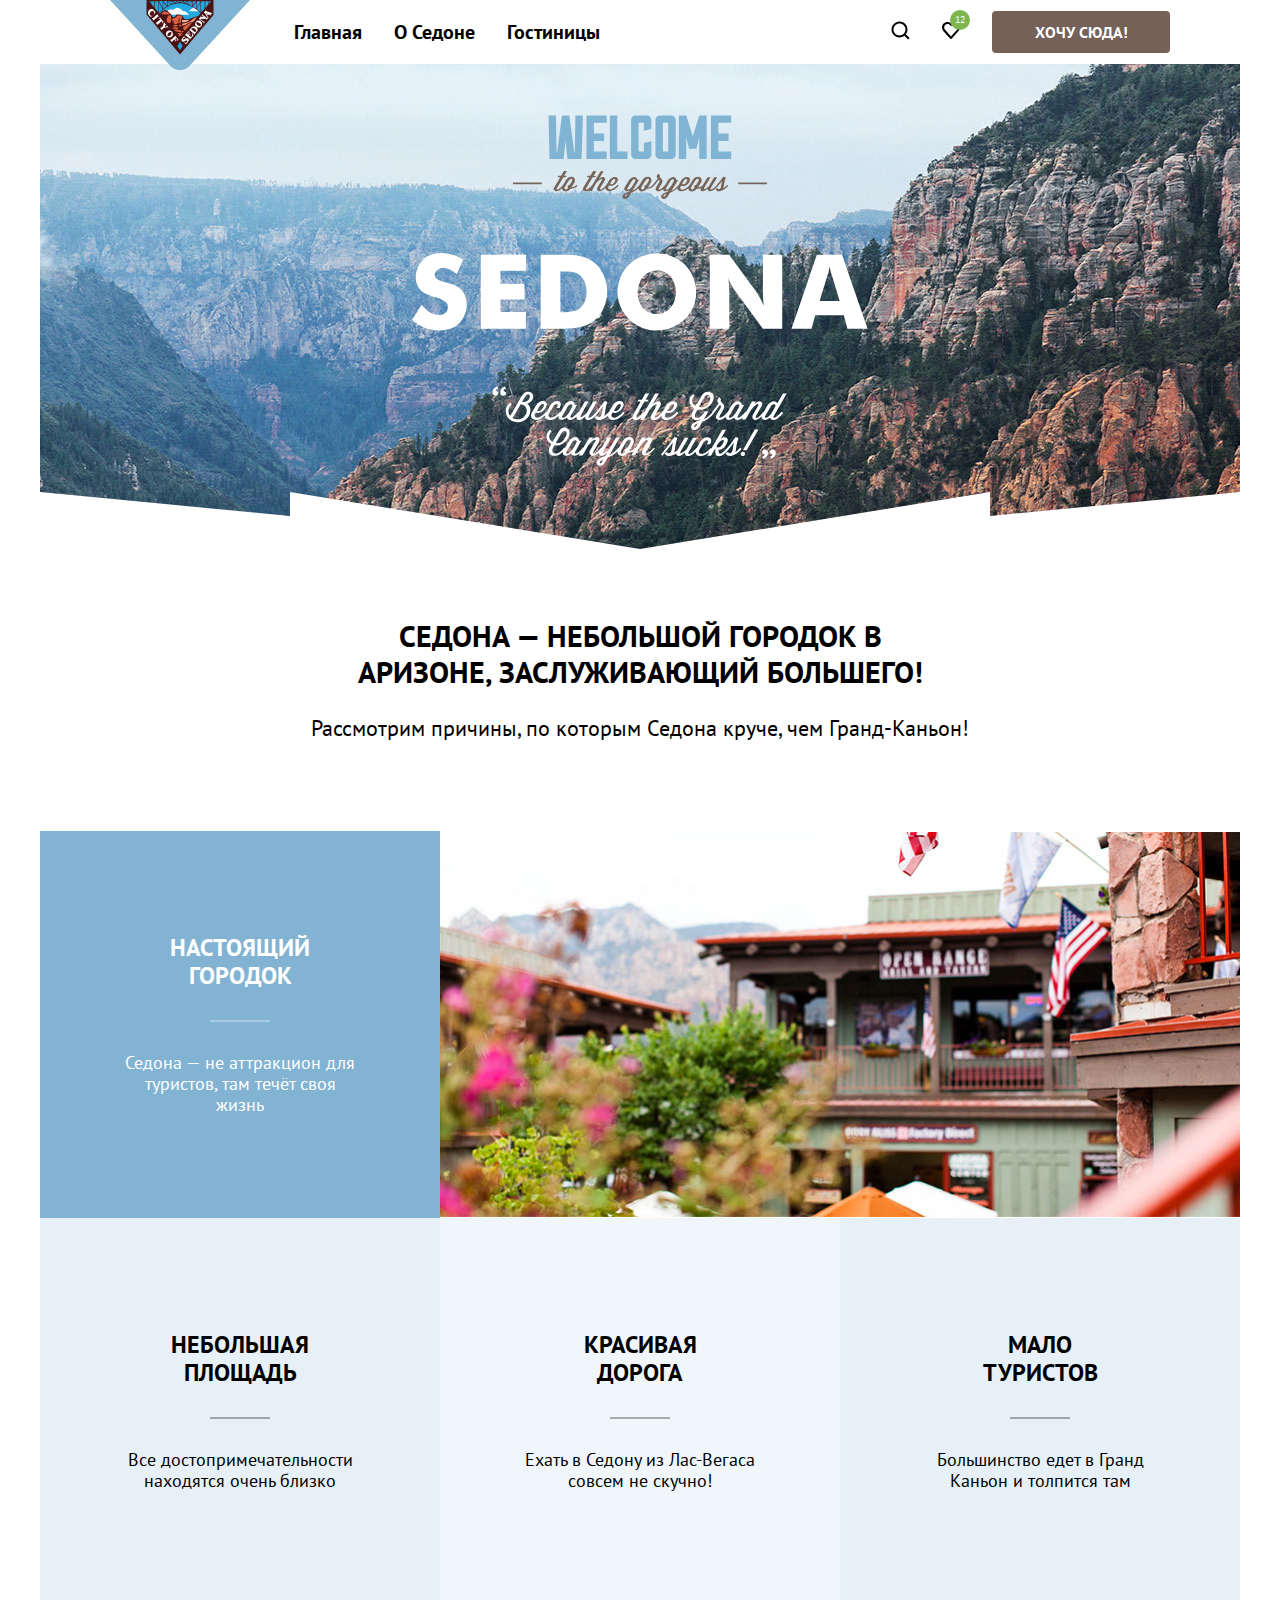
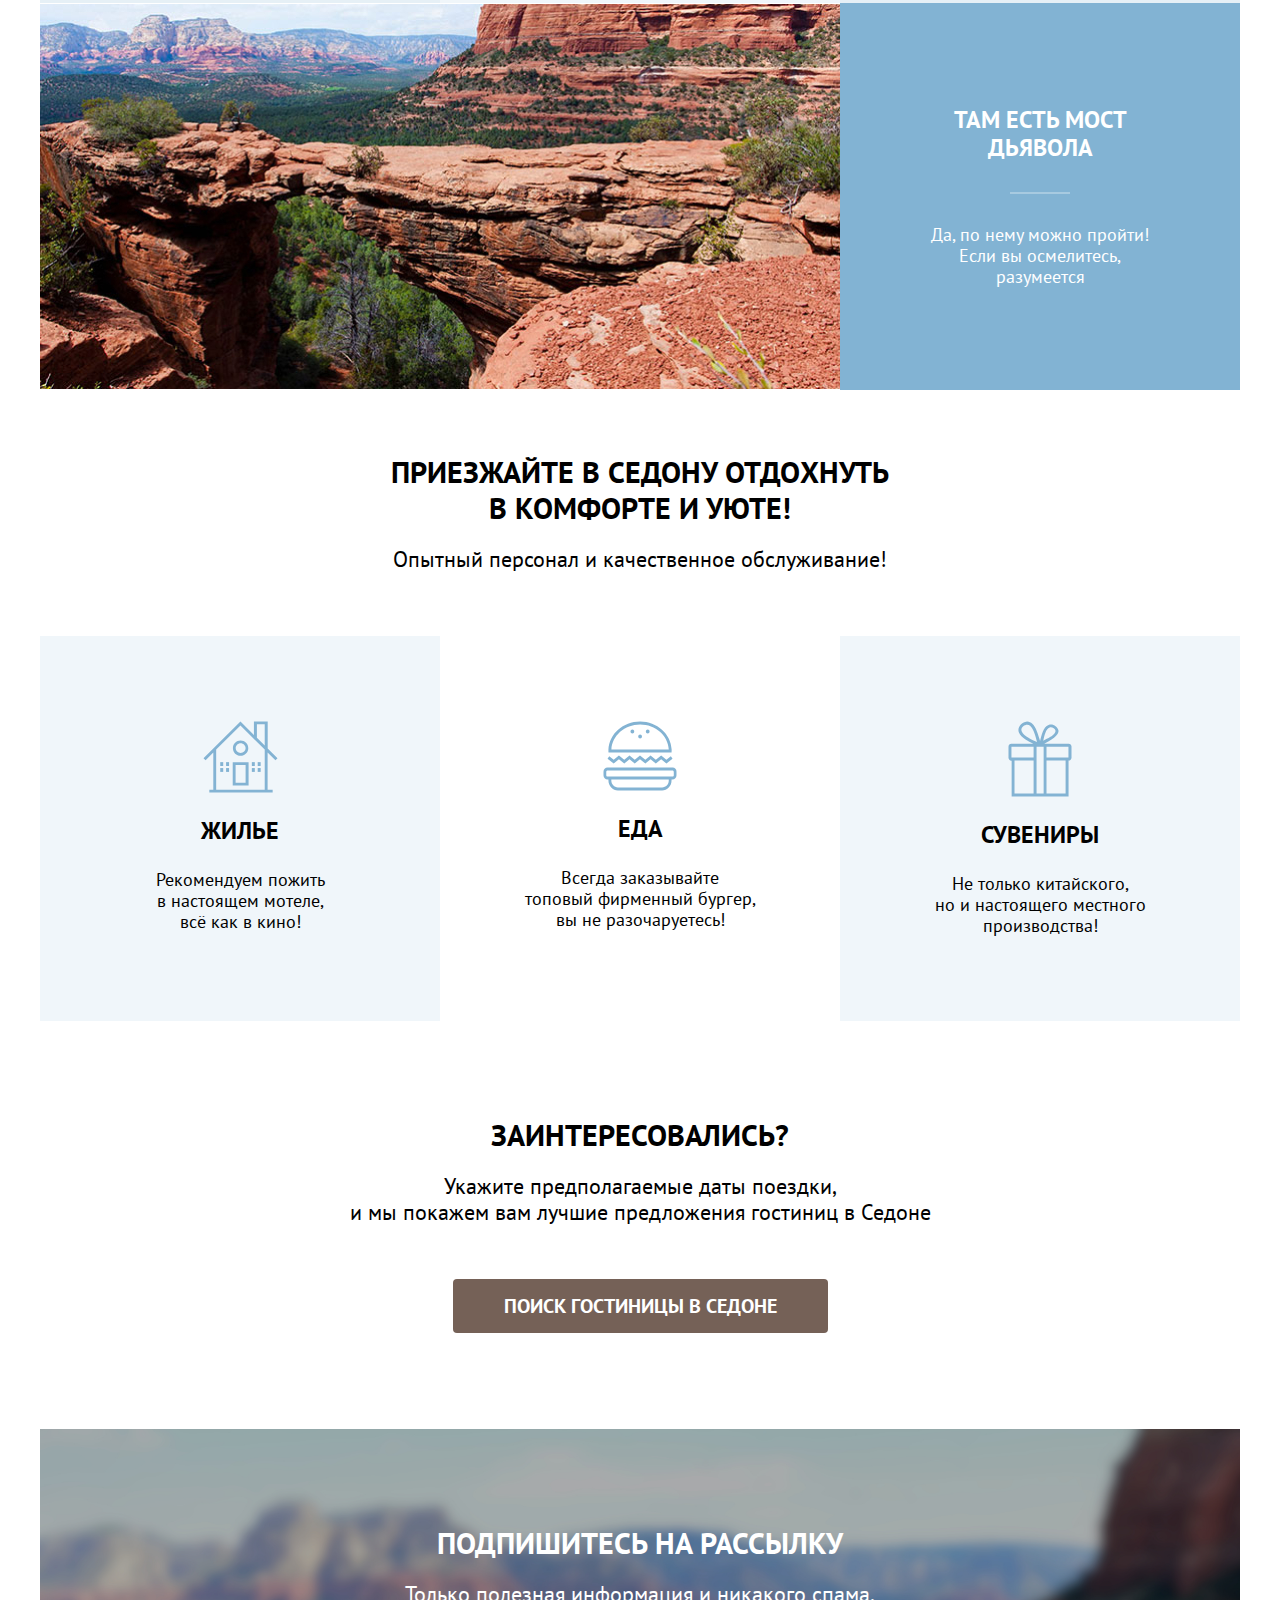
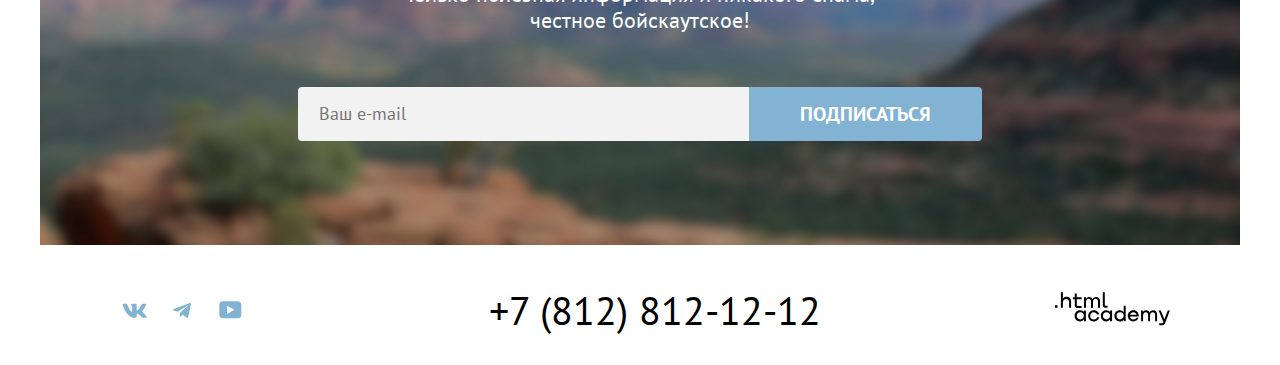
<file: 9/index.html>
<!DOCTYPE html>
<html lang="ru">

  <head>
    <meta charset="utf-8">
    <title>Седона: главная страница</title>
    <link rel="stylesheet" href="styles/styles.css">
    <!-- <link rel="stylesheet" href="styles/outline.css"> -->
    <base href="https://htmlacademy-htmlcss.github.io/2354847-sedona-37/9/">
</head>

  <body>
    <header class="page-header" data-test="header">
      <nav class="navigation">
        <a class="logo" href="#">
          <img src="image/index/svg/logo-sedona.svg" width="140" height="70.05" alt="Логотип Седона.">
        </a>
        <ul class="navigation-list">
          <li class="navigation-item">
            <a class="navigation-link navigation-link-current" href="#">Главная</a>
          </li>
          <li class="navigation-item">
            <a class="navigation-link" href="#">О Седоне</a>
          </li>
          <li class="navigation-item">
            <a class="navigation-link" href="catalog.html">Гостиницы</a>
          </li>
        </ul>
        <ul class="navigation-user">
          <li class="navigation-item navigation-icon-item">
            <a class="navigation-link" href="#">
              <svg class="navigation-icon" aria-hidden="true" focusable="false" width="20" height="20"
                viewBox="0 0 20 20" fill="none" xmlns="http://www.w3.org/2000/svg">
                <path
                  d="M19.5 18.0083L15.8 14.3287C16.8 13.0359 17.5 11.3453 17.5 9.4558C17.5 5.08011 13.9 1.5 9.5 1.5C5.1 1.5 1.5 5.17956 1.5 9.55525C1.5 13.9309 5.1 17.511 9.5 17.511C11.3 17.511 13 16.9144 14.4 15.8204L18.1 19.5L19.5 18.0083ZM9.5 15.5221C6.2 15.5221 3.5 12.837 3.5 9.55525C3.5 6.27348 6.2 3.5884 9.5 3.5884C12.8 3.5884 15.5 6.27348 15.5 9.55525C15.5 12.837 12.8 15.5221 9.5 15.5221Z"
                  fill="black" />
              </svg>
              <span class="visually-hidden">Найти на сайте.</span>
            </a>
          </li>
          <li class="navigation-item navigation-icon-item">
            <!-- <div class="favorite"> -->
            <a class="navigation-link navigation-link-favorite" href="#">
              <svg class="navigation-icon navigation-icon-favorite" aria-hidden="true" focusable="false" width="18"
                height="17" viewBox="0 0 18 17" fill="none" xmlns="http://www.w3.org/2000/svg">
                <path
                  d="M8.9 17C8.6 17 8.3 16.9 8.1 16.6C2.7 10.5 1.4 9.1 1.1 8.7C0.4 7.8 0 6.6 0 5.4C0 2.4 2.4 0 5.5 0C6.8 0 8 0.5 9 1.3C10 0.5 11.3 0 12.5 0C15.5 0 18 2.4 18 5.4C18 6.7 17.5 7.9 16.7 8.8L9.7 16.7C9.5 16.9 9.3 17 8.9 17ZM2.9 7.5C3.2 7.9 6.4 11.5 9 14.4L15.2 7.4C15.7 6.9 15.9 6.2 15.9 5.4C15.9 3.6 14.4 2.1 12.6 2.1C11.6 2.1 10.6 2.6 9.9 3.4C9.6 3.7 9.3 3.8 9 3.8C8.7 3.8 8.4 3.6 8.2 3.4C7.5 2.6 6.5 2.1 5.5 2.1C3.7 2.1 2.2 3.6 2.2 5.4C2.1 6.3 2.5 7 2.9 7.5C2.8 7.5 2.8 7.5 2.9 7.5Z"
                  fill="black" />
              </svg>
              <span class="visually-hidden">Избранное.</span>
              <span class="favorite-counter">12</span>
            </a>
            <!-- </div> -->
          <li class="navigation-item navigation-link">
            <!--Сделаю кнопку-->
            <a class="button header-button" href="catalog.html">Хочу сюда!</a>
          </li>
        </ul>
      </nav>
    </header>
    <main class="main-container main-index" data-test="main">

      <section class="hero" data-test="hero">
        <h1 class="visually-hidden">Welcome to the gorgeous Sedona</h1>
        <img class="main-title welcome" src="image/index/svg/title-image-welcome.svg" width="187.7" height="44.7"
          alt="Welcome.">
        <img class="main-title gorgeous" src="image/index/svg/title-image-gorgeous.svg" width="256" height="28.78"
          alt="to the gorgeous.">
        <img class="main-title sedona" src="image/index/svg/title-image-sedona.svg" width="456.7" height="212.77"
          alt="Sedona.">
      </section>


      <section class="advantages" data-test="advantages">
        <div class="title-container title-container-advantages">
          <h2 class="title main-advantages-title">Седона — небольшой городок в Аризоне, заслуживающий большего!</h2>
          <p class="descriptions">Рассмотрим причины, по которым Седона круче, чем Гранд-Каньон!</p>
        </div>



        <ul class="advantages-list">
          <li class="advantages-item">
            <h3 class="advantages-title">Настоящий городок</h3>
            <p class="advantages-description">Седона — не аттракцион для туристов, там течёт своя жизнь</p>
          </li>
          <li class="advantages-item-picture">
            <img class="advantages-image" src="image/index/jpeg/advantages-photo-1.jpg" width="800" height="385"
              alt="Городской пейзаж.">
          </li>
          <li class="advantages-item">
            <h3 class="advantages-title">Небольшая площадь</h3>
            <p class="advantages-description">Все достопримечательности находятся очень близко</p>
          </li>
          <li class="advantages-item">
            <h3 class="advantages-title">Красивая<br>дорога</h3>
            <p class="advantages-description">Ехать в Седону из Лас-Вегаса совсем не скучно!</p>
          </li>
          <li class="advantages-item">
            <h3 class="advantages-title">Мало<br>туристов</h3>
            <p class="advantages-description">Большинство едет в Гранд Каньон и толпится там</p>
          </li>
          <li class="advantages-item-picture">
            <img class="advantages-image" src="image/index/jpeg/advantages-photo-2.jpg" width="800" height="385"
              alt="Фото каньона.">
          </li>
          <li class="advantages-item ">
            <h3 class="advantages-title">Там есть мост дьявола</h3>
            <p class="advantages-description">Да, по нему можно пройти! Если вы осмелитесь, разумеется</p>
          </li>
        </ul>
      </section>
      <section class="services">
        <div class="title-container title-container-services">
          <h2 class="title main-services-title">Приезжайте в Седону отдохнуть в&nbsp;комфорте и уюте!</h2>
          <p class="descriptions">Опытный персонал и качественное обслуживание!</p>
        </div>
        <ul class="services-list">
          <li class="services-item">
            <h3 class="services-title">Жилье</h3>
            <img class="services-image" src="image/index/svg/icon-service-housing.svg" width="75" height="72"
              alt="Жилье.">
            <p class="services-description">Рекомендуем пожить в&nbsp;настоящем мотеле,<br>всё как в кино!</p>
          </li>
          <li class="services-item">
            <h3 class="services-title">Еда</h3>
            <img class="services-image" src="image/index/svg/icon-service-food.svg" width="74" height="70" alt="Еда.">
            <p class="services-description">Всегда заказывайте топовый&nbsp;фирменный&nbsp;бургер, вы не разочаруетесь!
            </p>
          </li>
          <li class="services-item">
            <h3 class="services-title">Сувениры</h3>
            <img class="services-image" src="image/index/svg/icon-service-souvenirs.svg" width="64" height="76"
              alt="Сувениры.">
            <p class="services-description">Не только китайского,<br>но и настоящего местного производства!</p>
          </li>
        </ul>
      </section>


      <section class="selection" data-test="search">
        <div class="title-container-with-button">
          <h2 class="title">Заинтересовались?</h2>
          <p class="descriptions-container-with-button">Укажите предполагаемые даты поездки,<br>и мы покажем
            вам лучшие предложения гостиниц в Седоне</p>
          <a class="button selection-button" href="#">Поиск гостиницы в Седоне</a>
        </div>
      </section>


      <section class="subscription" data-test="subscribe">
        <div class="title-container-with-button title-container-with-button-subsribe">
          <h2 class="title subscribe-title">Подпишитесь на рассылку</h2>
          <p class="descriptions-container-with-button">Только полезная информация и никакого спама,
            честное&nbspбойскаутское!</p>
          <form class="subscription-form" action="https://echo.htmlacademy.ru/" method="post">
            <input class="subscription-field" placeholder="Ваш e-mail" type="email" id="subscription-mail"
              name="subscription-email" required>
            <button class="subscription-button" type="submit">
              <span>Подписаться</span>
            </button>
          </form>
        </div>
      </section>


      </div>
    </main>
    <footer>
      <div class="footer-container" data-test="footer">
        <section class="footer-social">
          <ul class="social-list">
            <li class="social-list-item social-list-item-vk">
              <a href="https://vk.com/htmlacademy">
                <svg class="social-icon" aria-hidden="true" focusable="false" width="25" height="15" viewBox="0 0 25 15"
                  fill="none" xmlns="http://www.w3.org/2000/svg">
                  <path fill-rule="evenodd" clip-rule="evenodd" d=" M24.1164 1.80445C24.2824 1.25845 24.1164 0.856445 23.3214 0.856445H20.6964C20.0284 0.856445
                    19.7204 1.20345 19.5534 1.58645C19.5534 1.58645 18.2184 4.78245 16.3274 6.85845C15.7154 7.46045
                    15.4374 7.65145 15.1034 7.65145C14.9364 7.65145 14.6854 7.46045 14.6854 6.91345V1.80445C14.6854
                    1.14845 14.5014 0.856445 13.9454 0.856445H9.81738C9.40038 0.856445 9.14938 1.16045 9.14938
                    1.44945C9.14938 2.07045 10.0954 2.21445 10.1924 3.96245V7.76045C10.1924 8.59345 10.0394 8.74444
                    9.70538 8.74444C8.81538 8.74444 6.65038 5.53345 5.36538 1.85945C5.11638 1.14445 4.86438 0.856445
                    4.19338 0.856445H1.56638C0.816382 0.856445 0.666382 1.20345 0.666382 1.58645C0.666382 2.26845
                    1.55638 5.65645 4.81138 10.1374C6.98138 13.1974 10.0364 14.8564 12.8194 14.8564C14.4884 14.8564
                    14.6944 14.4884 14.6944 13.8534V11.5404C14.6944 10.8034 14.8524 10.6564 15.3814 10.6564C15.7714
                    10.6564 16.4384 10.8484 17.9964 12.3234C19.7764 14.0724 20.0694 14.8564 21.0714
                    14.8564H23.6964C24.4464 14.8564 24.8224 14.4884 24.6064 13.7604C24.3684 13.0364 23.5184 11.9854
                    22.3914 10.7384C21.7794 10.0284 20.8614 9.26345 20.5824 8.88045C20.1934 8.38945 20.3044 8.17044
                    20.5824 7.73345C20.5824 7.73345 23.7824 3.30745 24.1154 1.80445H24.1164Z" />
                </svg>

                <span class="visually-hidden">ВКонтакте</span>
              </a>
            </li>
            <li class="social-list-item social-list-item-tg">
              <a href="https://t.me/htmlacademy ">
                <svg class="social-icon" aria-hidden="true" focusable="false" width="18" height="16" viewBox="0 0 18 16"
                  fill="none" xmlns="http://www.w3.org/2000/svg">
                  <path fill-rule="evenodd" clip-rule="evenodd"
                    d="M16.785 0.955705L0.840489 7.1042C-0.247661 7.54126 -0.241365 8.14828 0.640845 8.41897L4.73445 9.69597L14.2058 3.72014C14.6537 3.44766 15.0629 3.59424 14.7265 3.89281L7.05283 10.8183H7.05103L7.05283 10.8192L6.77045 15.0387C7.18413 15.0387 7.36669 14.8489 7.59871 14.625L9.58705 12.6915L13.7229 15.7464C14.4855 16.1664 15.0332 15.9506 15.2229 15.0405L17.9379 2.2453C18.2158 1.13107 17.5126 0.626562 16.785 0.955705Z" />
                </svg>

                <span class="visually-hidden">Telegram.</span>
              </a>
            </li>


            <li class="social-list-item social-list-item-yt">
              <a href="https://www.youtube.com/user/htmlacademyru">
                <svg class="social-icon" aria-hidden="true" focusable="false" width="23" height="18" viewBox="0 0 23 18"
                  fill="none" xmlns="http://www.w3.org/2000/svg">
                  <path fill-rule="evenodd" clip-rule="evenodd"
                    d="M18.9402 0.356445H3.50738C1.64668 0.356445 0.333252 1.9502 0.333252 3.75645V13.8502C0.333252 15.7627 1.64668 17.3564 3.50738 17.3564H19.1591C20.8009 17.3564 22.3333 15.7627 22.3333 13.9564V3.75645C22.1143 1.9502 20.8009 0.356445 18.9402 0.356445ZM7.99494 12.8939V4.81894L15.3283 8.85645L7.99494 12.8939Z" />
                </svg>

                <span class="visually-hidden">youtube</span>
              </a>
            </li>
          </ul>
        </section>
        <section class="footer-contacts">
          <a class="contact-phone" href="tel:+7(812)8121212">+7 (812) 812-12-12</a>
        </section>
        <section class="footer-made-by">
          <a class="logo" href="https://htmlacademy.ru/">
            <svg class="made-by-icon" aria-hidden="true" focusable="false" width="115" height="34" viewBox="0 0 115 34"
              fill="none" xmlns="http://www.w3.org/2000/svg">
              <path fill-rule="evenodd" clip-rule="evenodd"
                d="M0 13.256v2.6h2.5v-2.6H0ZM11.6 4.856c-1.6 0-2.8.7-3.6 1.7h-.1v-6.2h-2v15.5h2v-5.3c0-2.1 1.3-3.6 3.3-3.6 1.8 0 2.9 1.4 2.9 3.2v5.7h2v-6.1c.1-3-1.8-4.9-4.5-4.9ZM26.6 5.156h-4.8v-3.7h-2v3.8h-1.9v2h1.9v6c0 1.7 1 2.7 2.7 2.7h4.1v-2h-3.7c-.7 0-1.1-.4-1.1-1.1v-5.7h4.8v-2ZM41.1 4.956c-1.6 0-2.9.8-3.5 2.1h-.1c-.6-1.2-1.8-2.1-3.4-2.1-1.4 0-2.5.8-3.1 1.8h-.1v-1.6H29v10.6h2v-5.4c0-2 1-3.5 2.6-3.5 1.5 0 2.4 1 2.4 2.6v6.3h2v-5.6c0-2.4 1.4-3.3 2.6-3.3 1.5 0 2.4 1 2.4 2.6v6.3h2v-6.5c.1-2.5-1.4-4.3-3.9-4.3ZM47.8 13.056c0 1.7 1 2.7 2.8 2.7h2v-2h-1.7c-.7 0-1.1-.4-1.1-1.1V.356h-2v12.7ZM28.9 20.056c-.9-1.1-2.2-1.8-3.9-1.8-3.1 0-5.4 2.3-5.4 5.6s2.3 5.6 5.4 5.6c1.8 0 3-.8 3.8-1.9h.1v1.6h2v-10.6h-2v1.5Zm-3.6 7.4c-2.2 0-3.6-1.6-3.6-3.6s1.4-3.6 3.6-3.6 3.6 1.6 3.6 3.6c0 1.9-1.4 3.6-3.6 3.6ZM44.2 22.356c-.5-2.4-2.6-4.1-5.4-4.1-3.4 0-5.6 2.5-5.6 5.6 0 3.1 2.2 5.6 5.6 5.6 2.8 0 4.9-1.8 5.4-4.2h-2.1c-.4 1.3-1.7 2.3-3.3 2.3-2.2 0-3.6-1.6-3.6-3.6s1.4-3.6 3.6-3.6c1.6 0 2.8 1 3.3 2.2h2.1v-.2ZM55.1 20.056c-.9-1.1-2.2-1.8-3.9-1.8-3.1 0-5.4 2.3-5.4 5.6s2.3 5.6 5.4 5.6c1.8 0 3-.8 3.8-1.9h.1v1.6h2v-10.6h-2v1.5Zm-3.6 7.4c-2.2 0-3.6-1.6-3.6-3.6s1.4-3.6 3.6-3.6 3.6 1.6 3.6 3.6c0 1.9-1.5 3.6-3.6 3.6ZM68.7 20.156c-.9-1.1-2.2-1.9-3.9-1.9-3.1 0-5.4 2.3-5.4 5.6s2.2 5.6 5.4 5.6c1.7 0 3-.8 3.8-1.8h.1v1.5h2v-15.4h-2v6.4Zm-3.6 7.3c-2.2 0-3.6-1.6-3.6-3.6s1.4-3.6 3.6-3.6 3.6 1.6 3.6 3.6c-.1 2-1.5 3.6-3.6 3.6ZM78.3 18.256c-3.3 0-5.5 2.5-5.5 5.6 0 3 2.1 5.6 5.5 5.6 2.5 0 4.5-1.3 5.2-3.6h-2.1c-.5 1-1.6 1.6-3 1.6-1.9 0-3.3-1.3-3.4-2.9h8.8c.2-3.6-2-6.3-5.5-6.3Zm0 1.9c1.7 0 3 1 3.3 2.6h-6.5c.3-1.5 1.5-2.6 3.2-2.6ZM98.2 18.256c-1.6 0-2.9.8-3.6 2h-.1c-.6-1.2-1.8-2-3.4-2-1.4 0-2.5.7-3.1 1.8v-1.5h-1.9v10.6h2v-5.4c0-2 1-3.4 2.6-3.5 1.5 0 2.4 1 2.4 2.6v6.3h2v-5.6c0-2.4 1.4-3.3 2.6-3.3 1.5 0 2.4 1 2.4 2.6v6.3h2v-6.5c.1-2.6-1.4-4.4-3.9-4.4ZM109.4 27.356l-3.6-8.9h-2.2l4.8 11.6c-.3.9-.7 1.2-1.7 1.2h-2.5v2h2.5c1.8 0 2.8-.8 3.5-2.6l4.7-12.2h-2.1l-3.4 8.9Z" />
            </svg>
            <span class="visually-hidden">Сделано в htmlacademy</span>
          </a>
        </section>
      </div>
    </footer>

    <div class="modal-container">
      <div class="modal modal-booking">

        <section class="modal-content">
          <button class="modal-close-button">
            <span class="visually-hidden">Закрыть</span>
          </button>
          <h2 class="title-modal">Поиск гостиницы в Седоне</h2>
          <form class="booking-form" action="https://echo.htmlacademy.ru/" method="post">
            <label class="form-label">
              <span>Дата Заезда</span>
              <input class="field" type="text" id="check-in-date" name="check-in-date" placeholder="Укажите дату"
                value="27 апреля 2020">
              <div class="index-field-date-icon"></div>
            </label>
            <span class="additional-span fail-span">Мы не можем отправить вас в прошлое</span>
            <label class="form-label">
              <span>Дата Выезда</span>
              <input class="field" type="text" id="check-out-date" name="check-out-date" placeholder="Укажите дату"
                value="1 сентября 2021">
              <div class="index-field-date-icon"></div>
            </label>
            <span class="additional-span">На эти даты есть свободные номера. Пока есть.</span>
            <div class="guests-counter">


              <label class="form-label-guests" for="adult-guests-number">Взрослые:</label>
              <div class="guests-field-wrapper">
                <button class="number-button number-button-minus">
                  <span class="visually-hidden">Минус 1 гость</span>
                </button>
                <input class="field guests-field" type="text" id="adult-guests-number" name="adult-guests"
                  placeholder="Число" value="2">
                <button class="number-button number-button-plus">
                  <span class="visually-hidden">Плюс 1 гость</span>
                </button>

              </div>


              <label class="form-label-guests form-label-guests-child" for="child-guests-number">Дети:
                <button class="information-button">
                  <span class="visually-hidden">Примечание</span>
                  <div class="popover popover-info">
                    <div class="popover-content">Укажите количество детей, которые будут с вами, возраст которых от 6 до
                      18 лет. Дети до 6 лет размещаются бесплатно.</div>
                  </div>
                </button>

              </label>
              <div class="guests-field-wrapper">
                <button class="number-button number-button-minus">
                  <span class="visually-hidden">Минус 1 гость</span>
                </button>
                <input class="field guests-field" type="text" id="child-guests-number" name="child-guests"
                  placeholder="Число" value="2">
                <button class="number-button number-button-plus">
                  <span class="visually-hidden">Плюс 1 гость</span>
                </button>
              </div>


            </div>
            <button class="button button-additional find-button" type="submit">Найти</button>


          </form>

        </section>


      </div>
    </div>


  </body>

</html>
</file>
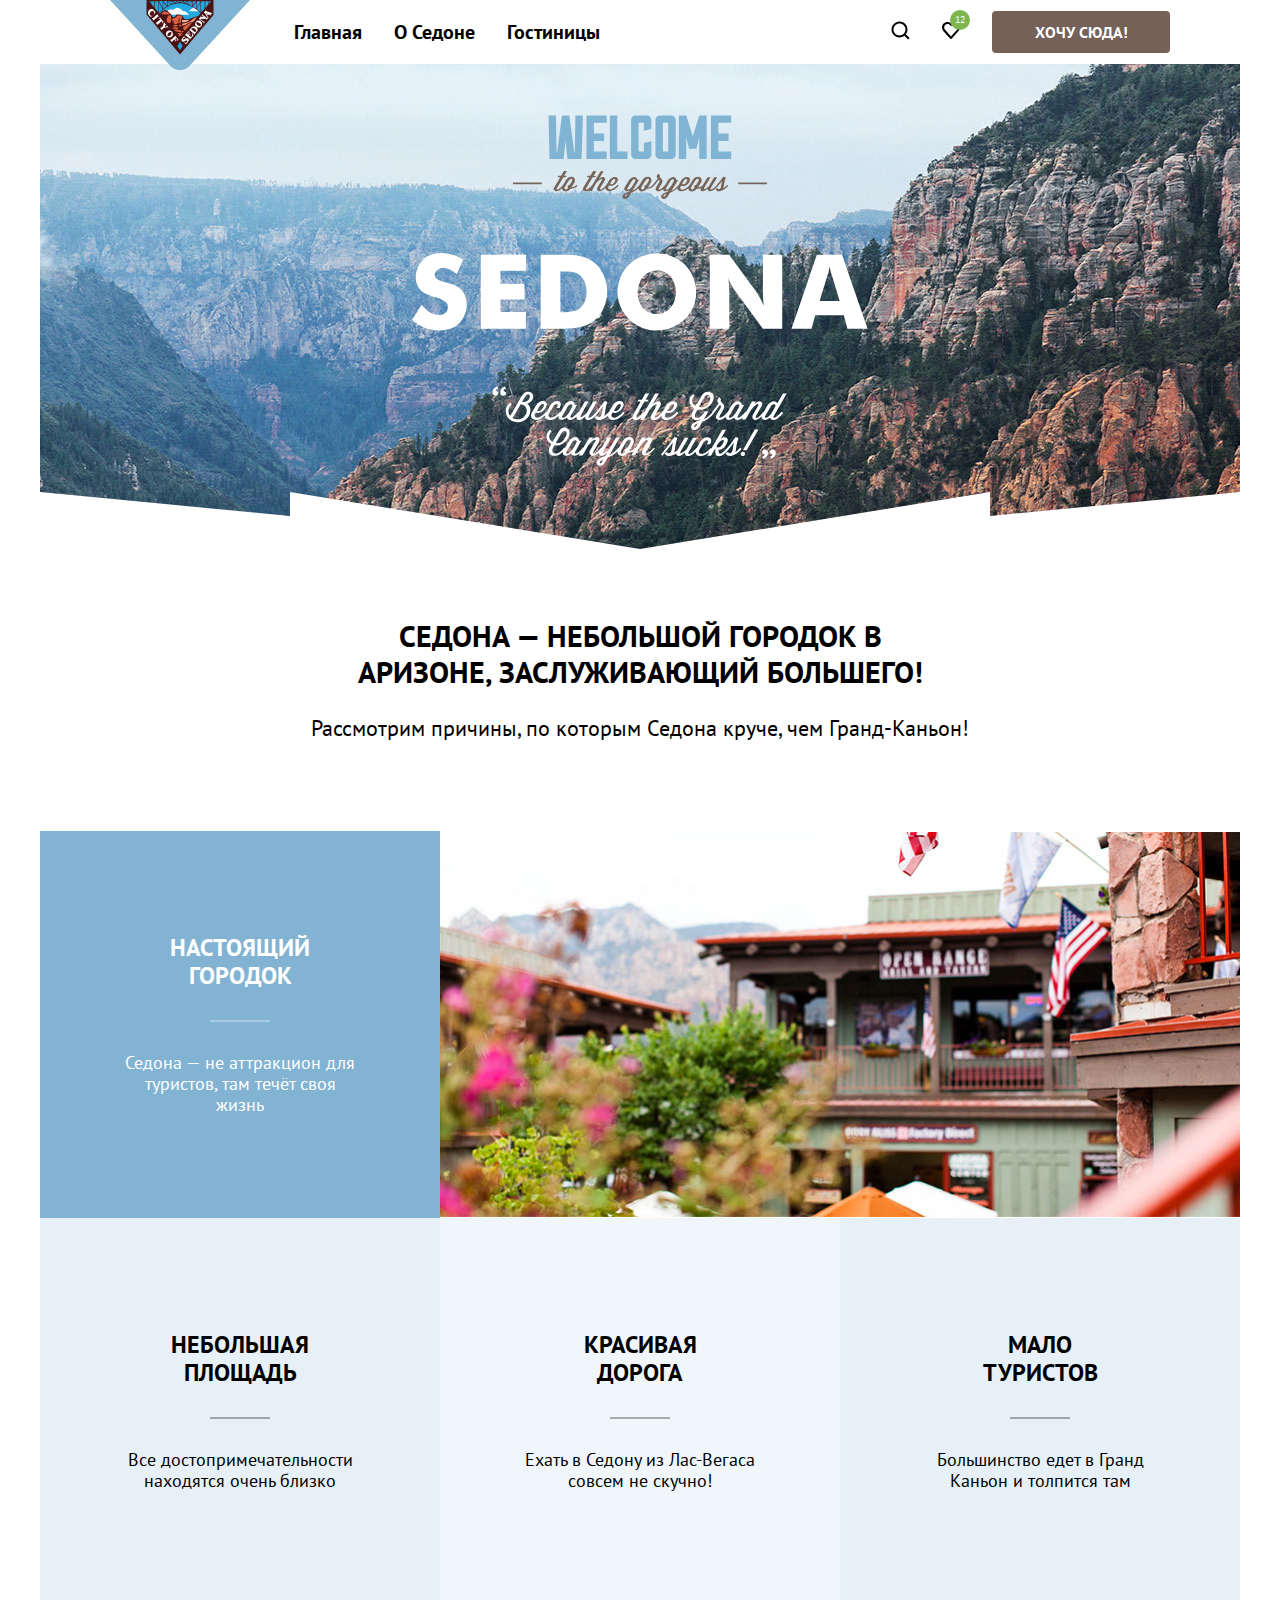
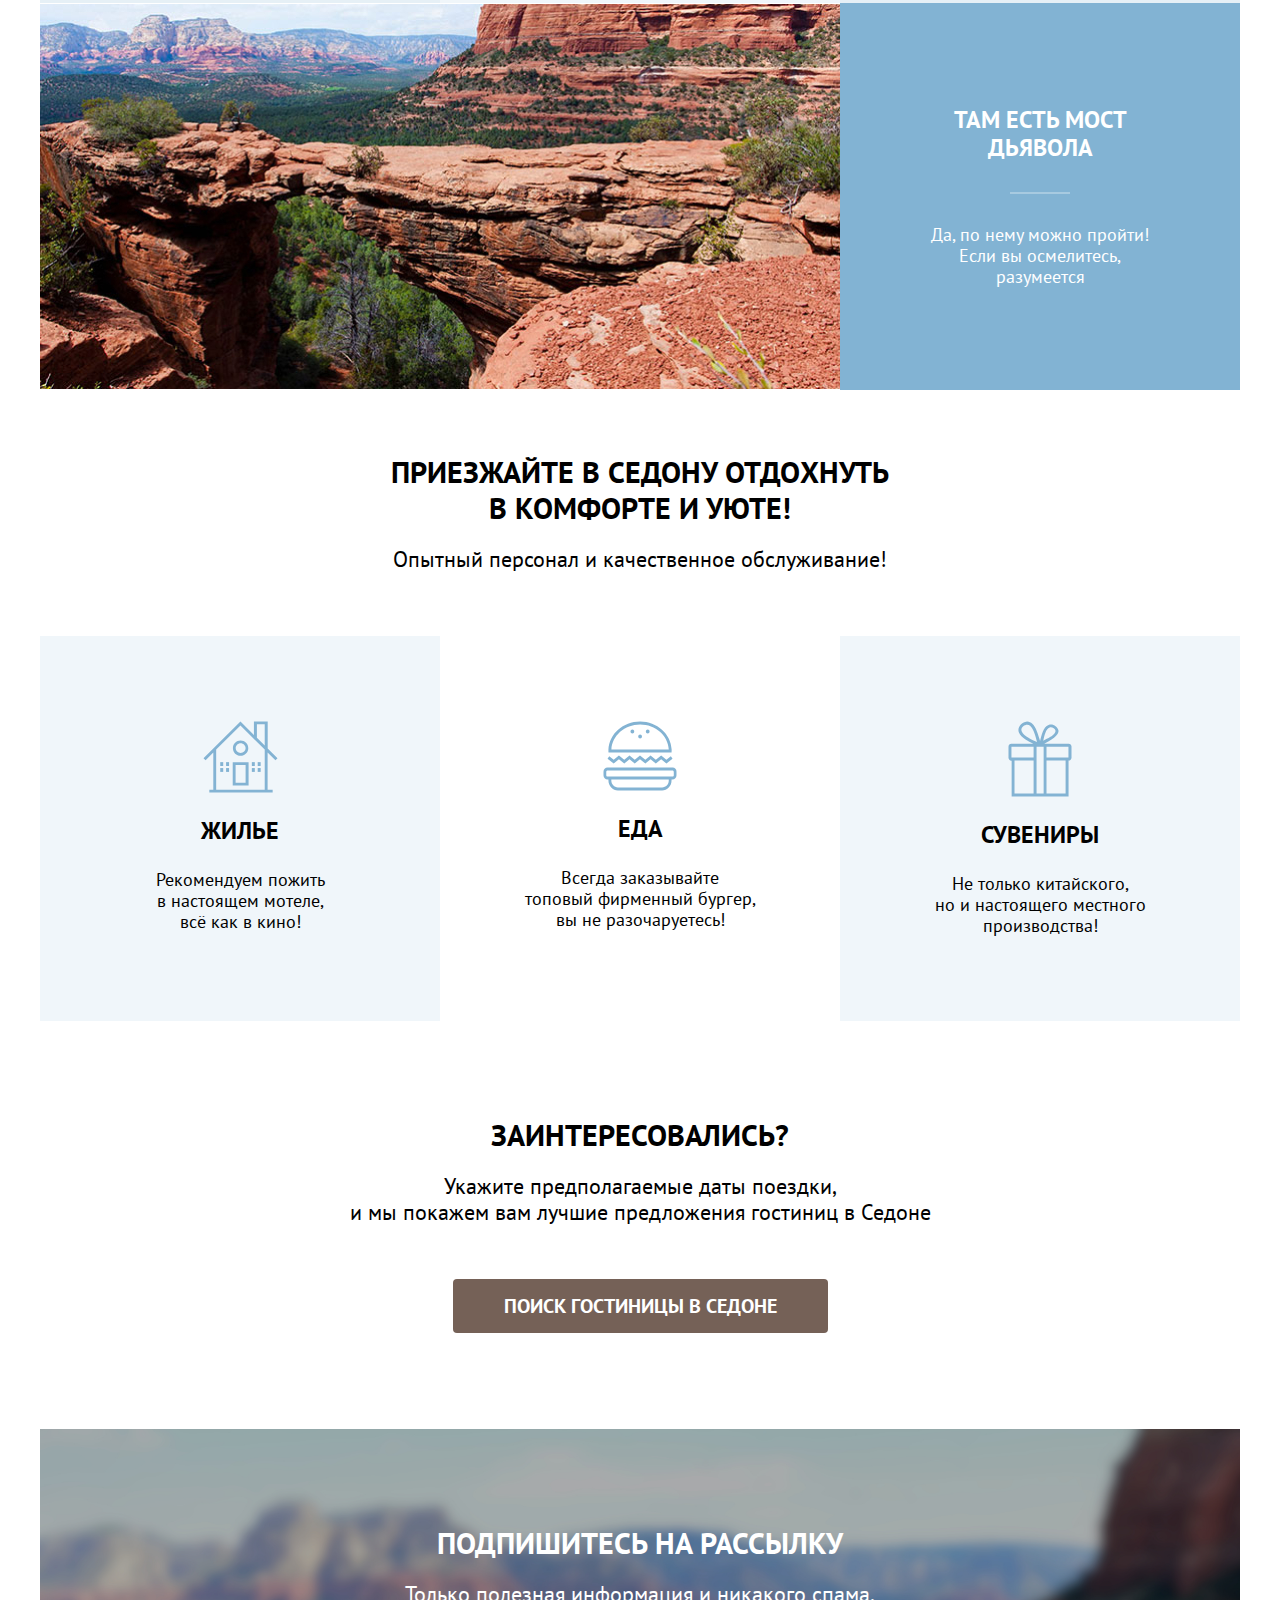
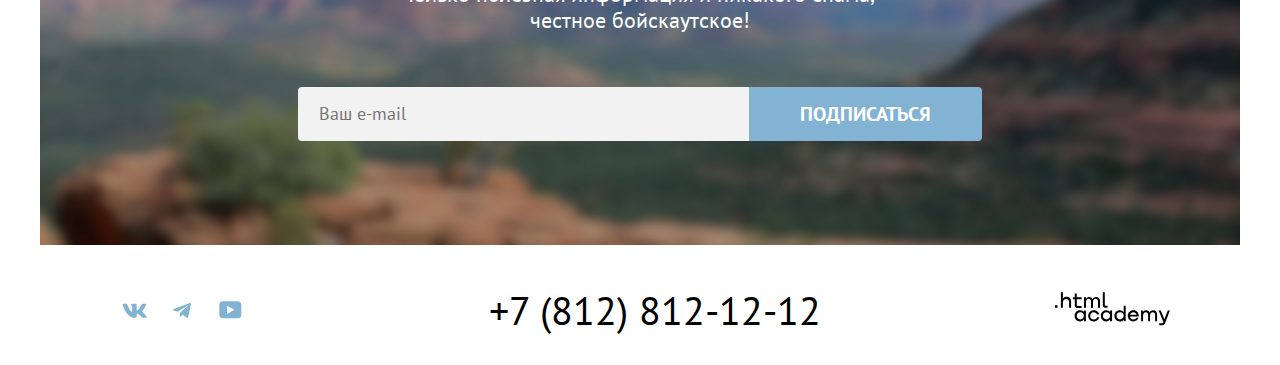
<file: master/index.html>
<!DOCTYPE html>
<html lang="ru">

  <head>
    <meta charset="utf-8">
    <title>Седона: главная страница</title>
    <link rel="stylesheet" href="styles/styles.css">
    <!-- <link rel="stylesheet" href="styles/outline.css"> -->
    <base href="https://htmlacademy-htmlcss.github.io/2354847-sedona-37/master/">
</head>

  <body>
    <header class="page-header" data-test="header">
      <nav class="navigation">
        <a class="logo" href="#">
          <img src="image/index/svg/logo-sedona.svg" width="140" height="70.05" alt="Логотип Седона.">
        </a>
        <ul class="navigation-list">
          <li class="navigation-item">
            <a class="navigation-link navigation-link-current" href="#">Главная</a>
          </li>
          <li class="navigation-item">
            <a class="navigation-link" href="#">О Седоне</a>
          </li>
          <li class="navigation-item">
            <a class="navigation-link" href="catalog.html">Гостиницы</a>
          </li>
        </ul>
        <ul class="navigation-user">
          <li class="navigation-item navigation-icon-item">
            <a class="navigation-link" href="#">
              <svg class="navigation-icon" aria-hidden="true" focusable="false" width="20" height="20"
                viewBox="0 0 20 20" fill="none" xmlns="http://www.w3.org/2000/svg">
                <path
                  d="M19.5 18.0083L15.8 14.3287C16.8 13.0359 17.5 11.3453 17.5 9.4558C17.5 5.08011 13.9 1.5 9.5 1.5C5.1 1.5 1.5 5.17956 1.5 9.55525C1.5 13.9309 5.1 17.511 9.5 17.511C11.3 17.511 13 16.9144 14.4 15.8204L18.1 19.5L19.5 18.0083ZM9.5 15.5221C6.2 15.5221 3.5 12.837 3.5 9.55525C3.5 6.27348 6.2 3.5884 9.5 3.5884C12.8 3.5884 15.5 6.27348 15.5 9.55525C15.5 12.837 12.8 15.5221 9.5 15.5221Z"
                  fill="black" />
              </svg>
              <span class="visually-hidden">Найти на сайте.</span>
            </a>
          </li>
          <li class="navigation-item navigation-icon-item">
            <!-- <div class="favorite"> -->
            <a class="navigation-link navigation-link-favorite" href="#">
              <svg class="navigation-icon navigation-icon-favorite" aria-hidden="true" focusable="false" width="18"
                height="17" viewBox="0 0 18 17" fill="none" xmlns="http://www.w3.org/2000/svg">
                <path
                  d="M8.9 17C8.6 17 8.3 16.9 8.1 16.6C2.7 10.5 1.4 9.1 1.1 8.7C0.4 7.8 0 6.6 0 5.4C0 2.4 2.4 0 5.5 0C6.8 0 8 0.5 9 1.3C10 0.5 11.3 0 12.5 0C15.5 0 18 2.4 18 5.4C18 6.7 17.5 7.9 16.7 8.8L9.7 16.7C9.5 16.9 9.3 17 8.9 17ZM2.9 7.5C3.2 7.9 6.4 11.5 9 14.4L15.2 7.4C15.7 6.9 15.9 6.2 15.9 5.4C15.9 3.6 14.4 2.1 12.6 2.1C11.6 2.1 10.6 2.6 9.9 3.4C9.6 3.7 9.3 3.8 9 3.8C8.7 3.8 8.4 3.6 8.2 3.4C7.5 2.6 6.5 2.1 5.5 2.1C3.7 2.1 2.2 3.6 2.2 5.4C2.1 6.3 2.5 7 2.9 7.5C2.8 7.5 2.8 7.5 2.9 7.5Z"
                  fill="black" />
              </svg>
              <span class="visually-hidden">Избранное.</span>
              <span class="favorite-counter">12</span>
            </a>
            <!-- </div> -->
          <li class="navigation-item navigation-link">
            <!--Сделаю кнопку-->
            <a class="button header-button" href="catalog.html">Хочу сюда!</a>
          </li>
        </ul>
      </nav>
    </header>
    <main class="main-container main-index" data-test="main">

      <section class="hero" data-test="hero">
        <h1 class="visually-hidden">Welcome to the gorgeous Sedona</h1>
        <img class="main-title welcome" src="image/index/svg/title-image-welcome.svg" width="187.7" height="44.7"
          alt="Welcome.">
        <img class="main-title gorgeous" src="image/index/svg/title-image-gorgeous.svg" width="256" height="28.78"
          alt="to the gorgeous.">
        <img class="main-title sedona" src="image/index/svg/title-image-sedona.svg" width="456.7" height="212.77"
          alt="Sedona.">
      </section>


      <section class="advantages" data-test="advantages">
        <div class="title-container title-container-advantages">
          <h2 class="title main-advantages-title">Седона — небольшой городок в Аризоне, заслуживающий большего!</h2>
          <p class="descriptions">Рассмотрим причины, по которым Седона круче, чем Гранд-Каньон!</p>
        </div>



        <ul class="advantages-list">
          <li class="advantages-item">
            <h3 class="advantages-title">Настоящий городок</h3>
            <p class="advantages-description">Седона — не аттракцион для туристов, там течёт своя жизнь</p>
          </li>
          <li class="advantages-item-picture">
            <img class="advantages-image" src="image/index/jpeg/advantages-photo-1.jpg" width="800" height="385"
              alt="Городской пейзаж.">
          </li>
          <li class="advantages-item">
            <h3 class="advantages-title">Небольшая площадь</h3>
            <p class="advantages-description">Все достопримечательности находятся очень близко</p>
          </li>
          <li class="advantages-item">
            <h3 class="advantages-title">Красивая<br>дорога</h3>
            <p class="advantages-description">Ехать в Седону из Лас-Вегаса совсем не скучно!</p>
          </li>
          <li class="advantages-item">
            <h3 class="advantages-title">Мало<br>туристов</h3>
            <p class="advantages-description">Большинство едет в Гранд Каньон и толпится там</p>
          </li>
          <li class="advantages-item-picture">
            <img class="advantages-image" src="image/index/jpeg/advantages-photo-2.jpg" width="800" height="385"
              alt="Фото каньона.">
          </li>
          <li class="advantages-item ">
            <h3 class="advantages-title">Там есть мост дьявола</h3>
            <p class="advantages-description">Да, по нему можно пройти! Если вы осмелитесь, разумеется</p>
          </li>
        </ul>
      </section>
      <section class="services">
        <div class="title-container title-container-services">
          <h2 class="title main-services-title">Приезжайте в Седону отдохнуть в&nbsp;комфорте и уюте!</h2>
          <p class="descriptions">Опытный персонал и качественное обслуживание!</p>
        </div>
        <ul class="services-list">
          <li class="services-item">
            <h3 class="services-title">Жилье</h3>
            <img class="services-image" src="image/index/svg/icon-service-housing.svg" width="75" height="72"
              alt="Жилье.">
            <p class="services-description">Рекомендуем пожить в&nbsp;настоящем мотеле,<br>всё как в кино!</p>
          </li>
          <li class="services-item">
            <h3 class="services-title">Еда</h3>
            <img class="services-image" src="image/index/svg/icon-service-food.svg" width="74" height="70" alt="Еда.">
            <p class="services-description">Всегда заказывайте топовый&nbsp;фирменный&nbsp;бургер, вы не разочаруетесь!
            </p>
          </li>
          <li class="services-item">
            <h3 class="services-title">Сувениры</h3>
            <img class="services-image" src="image/index/svg/icon-service-souvenirs.svg" width="64" height="76"
              alt="Сувениры.">
            <p class="services-description">Не только китайского,<br>но и настоящего местного производства!</p>
          </li>
        </ul>
      </section>


      <section class="selection" data-test="search">
        <div class="title-container-with-button">
          <h2 class="title">Заинтересовались?</h2>
          <p class="descriptions-container-with-button">Укажите предполагаемые даты поездки,<br>и мы покажем
            вам лучшие предложения гостиниц в Седоне</p>
          <a class="button selection-button" href="#">Поиск гостиницы в Седоне</a>
        </div>
      </section>


      <section class="subscription" data-test="subscribe">
        <div class="title-container-with-button title-container-with-button-subsribe">
          <h2 class="title subscribe-title">Подпишитесь на рассылку</h2>
          <p class="descriptions-container-with-button">Только полезная информация и никакого спама,
            честное&nbspбойскаутское!</p>
          <form class="subscription-form" action="https://echo.htmlacademy.ru/" method="post">
            <input class="subscription-field" placeholder="Ваш e-mail" type="email" id="subscription-mail"
              name="subscription-email" required>
            <button class="subscription-button" type="submit">
              <span>Подписаться</span>
            </button>
          </form>
        </div>
      </section>


      </div>
    </main>
    <footer>
      <div class="footer-container" data-test="footer">
        <section class="footer-social">
          <ul class="social-list">
            <li class="social-list-item social-list-item-vk">
              <a href="https://vk.com/htmlacademy">
                <svg class="social-icon" aria-hidden="true" focusable="false" width="25" height="15" viewBox="0 0 25 15"
                  fill="none" xmlns="http://www.w3.org/2000/svg">
                  <path fill-rule="evenodd" clip-rule="evenodd" d=" M24.1164 1.80445C24.2824 1.25845 24.1164 0.856445 23.3214 0.856445H20.6964C20.0284 0.856445
                    19.7204 1.20345 19.5534 1.58645C19.5534 1.58645 18.2184 4.78245 16.3274 6.85845C15.7154 7.46045
                    15.4374 7.65145 15.1034 7.65145C14.9364 7.65145 14.6854 7.46045 14.6854 6.91345V1.80445C14.6854
                    1.14845 14.5014 0.856445 13.9454 0.856445H9.81738C9.40038 0.856445 9.14938 1.16045 9.14938
                    1.44945C9.14938 2.07045 10.0954 2.21445 10.1924 3.96245V7.76045C10.1924 8.59345 10.0394 8.74444
                    9.70538 8.74444C8.81538 8.74444 6.65038 5.53345 5.36538 1.85945C5.11638 1.14445 4.86438 0.856445
                    4.19338 0.856445H1.56638C0.816382 0.856445 0.666382 1.20345 0.666382 1.58645C0.666382 2.26845
                    1.55638 5.65645 4.81138 10.1374C6.98138 13.1974 10.0364 14.8564 12.8194 14.8564C14.4884 14.8564
                    14.6944 14.4884 14.6944 13.8534V11.5404C14.6944 10.8034 14.8524 10.6564 15.3814 10.6564C15.7714
                    10.6564 16.4384 10.8484 17.9964 12.3234C19.7764 14.0724 20.0694 14.8564 21.0714
                    14.8564H23.6964C24.4464 14.8564 24.8224 14.4884 24.6064 13.7604C24.3684 13.0364 23.5184 11.9854
                    22.3914 10.7384C21.7794 10.0284 20.8614 9.26345 20.5824 8.88045C20.1934 8.38945 20.3044 8.17044
                    20.5824 7.73345C20.5824 7.73345 23.7824 3.30745 24.1154 1.80445H24.1164Z" />
                </svg>

                <span class="visually-hidden">ВКонтакте</span>
              </a>
            </li>
            <li class="social-list-item social-list-item-tg">
              <a href="https://t.me/htmlacademy ">
                <svg class="social-icon" aria-hidden="true" focusable="false" width="18" height="16" viewBox="0 0 18 16"
                  fill="none" xmlns="http://www.w3.org/2000/svg">
                  <path fill-rule="evenodd" clip-rule="evenodd"
                    d="M16.785 0.955705L0.840489 7.1042C-0.247661 7.54126 -0.241365 8.14828 0.640845 8.41897L4.73445 9.69597L14.2058 3.72014C14.6537 3.44766 15.0629 3.59424 14.7265 3.89281L7.05283 10.8183H7.05103L7.05283 10.8192L6.77045 15.0387C7.18413 15.0387 7.36669 14.8489 7.59871 14.625L9.58705 12.6915L13.7229 15.7464C14.4855 16.1664 15.0332 15.9506 15.2229 15.0405L17.9379 2.2453C18.2158 1.13107 17.5126 0.626562 16.785 0.955705Z" />
                </svg>

                <span class="visually-hidden">Telegram.</span>
              </a>
            </li>


            <li class="social-list-item social-list-item-yt">
              <a href="https://www.youtube.com/user/htmlacademyru">
                <svg class="social-icon" aria-hidden="true" focusable="false" width="23" height="18" viewBox="0 0 23 18"
                  fill="none" xmlns="http://www.w3.org/2000/svg">
                  <path fill-rule="evenodd" clip-rule="evenodd"
                    d="M18.9402 0.356445H3.50738C1.64668 0.356445 0.333252 1.9502 0.333252 3.75645V13.8502C0.333252 15.7627 1.64668 17.3564 3.50738 17.3564H19.1591C20.8009 17.3564 22.3333 15.7627 22.3333 13.9564V3.75645C22.1143 1.9502 20.8009 0.356445 18.9402 0.356445ZM7.99494 12.8939V4.81894L15.3283 8.85645L7.99494 12.8939Z" />
                </svg>

                <span class="visually-hidden">youtube</span>
              </a>
            </li>
          </ul>
        </section>
        <section class="footer-contacts">
          <a class="contact-phone" href="tel:+7(812)8121212">+7 (812) 812-12-12</a>
        </section>
        <section class="footer-made-by">
          <a class="logo" href="https://htmlacademy.ru/">
            <svg class="made-by-icon" aria-hidden="true" focusable="false" width="115" height="34" viewBox="0 0 115 34"
              fill="none" xmlns="http://www.w3.org/2000/svg">
              <path fill-rule="evenodd" clip-rule="evenodd"
                d="M0 13.256v2.6h2.5v-2.6H0ZM11.6 4.856c-1.6 0-2.8.7-3.6 1.7h-.1v-6.2h-2v15.5h2v-5.3c0-2.1 1.3-3.6 3.3-3.6 1.8 0 2.9 1.4 2.9 3.2v5.7h2v-6.1c.1-3-1.8-4.9-4.5-4.9ZM26.6 5.156h-4.8v-3.7h-2v3.8h-1.9v2h1.9v6c0 1.7 1 2.7 2.7 2.7h4.1v-2h-3.7c-.7 0-1.1-.4-1.1-1.1v-5.7h4.8v-2ZM41.1 4.956c-1.6 0-2.9.8-3.5 2.1h-.1c-.6-1.2-1.8-2.1-3.4-2.1-1.4 0-2.5.8-3.1 1.8h-.1v-1.6H29v10.6h2v-5.4c0-2 1-3.5 2.6-3.5 1.5 0 2.4 1 2.4 2.6v6.3h2v-5.6c0-2.4 1.4-3.3 2.6-3.3 1.5 0 2.4 1 2.4 2.6v6.3h2v-6.5c.1-2.5-1.4-4.3-3.9-4.3ZM47.8 13.056c0 1.7 1 2.7 2.8 2.7h2v-2h-1.7c-.7 0-1.1-.4-1.1-1.1V.356h-2v12.7ZM28.9 20.056c-.9-1.1-2.2-1.8-3.9-1.8-3.1 0-5.4 2.3-5.4 5.6s2.3 5.6 5.4 5.6c1.8 0 3-.8 3.8-1.9h.1v1.6h2v-10.6h-2v1.5Zm-3.6 7.4c-2.2 0-3.6-1.6-3.6-3.6s1.4-3.6 3.6-3.6 3.6 1.6 3.6 3.6c0 1.9-1.4 3.6-3.6 3.6ZM44.2 22.356c-.5-2.4-2.6-4.1-5.4-4.1-3.4 0-5.6 2.5-5.6 5.6 0 3.1 2.2 5.6 5.6 5.6 2.8 0 4.9-1.8 5.4-4.2h-2.1c-.4 1.3-1.7 2.3-3.3 2.3-2.2 0-3.6-1.6-3.6-3.6s1.4-3.6 3.6-3.6c1.6 0 2.8 1 3.3 2.2h2.1v-.2ZM55.1 20.056c-.9-1.1-2.2-1.8-3.9-1.8-3.1 0-5.4 2.3-5.4 5.6s2.3 5.6 5.4 5.6c1.8 0 3-.8 3.8-1.9h.1v1.6h2v-10.6h-2v1.5Zm-3.6 7.4c-2.2 0-3.6-1.6-3.6-3.6s1.4-3.6 3.6-3.6 3.6 1.6 3.6 3.6c0 1.9-1.5 3.6-3.6 3.6ZM68.7 20.156c-.9-1.1-2.2-1.9-3.9-1.9-3.1 0-5.4 2.3-5.4 5.6s2.2 5.6 5.4 5.6c1.7 0 3-.8 3.8-1.8h.1v1.5h2v-15.4h-2v6.4Zm-3.6 7.3c-2.2 0-3.6-1.6-3.6-3.6s1.4-3.6 3.6-3.6 3.6 1.6 3.6 3.6c-.1 2-1.5 3.6-3.6 3.6ZM78.3 18.256c-3.3 0-5.5 2.5-5.5 5.6 0 3 2.1 5.6 5.5 5.6 2.5 0 4.5-1.3 5.2-3.6h-2.1c-.5 1-1.6 1.6-3 1.6-1.9 0-3.3-1.3-3.4-2.9h8.8c.2-3.6-2-6.3-5.5-6.3Zm0 1.9c1.7 0 3 1 3.3 2.6h-6.5c.3-1.5 1.5-2.6 3.2-2.6ZM98.2 18.256c-1.6 0-2.9.8-3.6 2h-.1c-.6-1.2-1.8-2-3.4-2-1.4 0-2.5.7-3.1 1.8v-1.5h-1.9v10.6h2v-5.4c0-2 1-3.4 2.6-3.5 1.5 0 2.4 1 2.4 2.6v6.3h2v-5.6c0-2.4 1.4-3.3 2.6-3.3 1.5 0 2.4 1 2.4 2.6v6.3h2v-6.5c.1-2.6-1.4-4.4-3.9-4.4ZM109.4 27.356l-3.6-8.9h-2.2l4.8 11.6c-.3.9-.7 1.2-1.7 1.2h-2.5v2h2.5c1.8 0 2.8-.8 3.5-2.6l4.7-12.2h-2.1l-3.4 8.9Z" />
            </svg>
            <span class="visually-hidden">Сделано в htmlacademy</span>
          </a>
        </section>
      </div>
    </footer>

    <div class="modal-container">
      <div class="modal modal-booking">

        <section class="modal-content">
          <button class="modal-close-button">
            <span class="visually-hidden">Закрыть</span>
          </button>
          <h2 class="title-modal">Поиск гостиницы в Седоне</h2>
          <form class="booking-form" action="https://echo.htmlacademy.ru/" method="post">
            <label class="form-label">
              <span>Дата Заезда</span>
              <input class="field" type="text" id="check-in-date" name="check-in-date" placeholder="Укажите дату"
                value="27 апреля 2020">
              <div class="index-field-date-icon"></div>
            </label>
            <span class="additional-span fail-span">Мы не можем отправить вас в прошлое</span>
            <label class="form-label">
              <span>Дата Выезда</span>
              <input class="field" type="text" id="check-out-date" name="check-out-date" placeholder="Укажите дату"
                value="1 сентября 2021">
              <div class="index-field-date-icon"></div>
            </label>
            <span class="additional-span">На эти даты есть свободные номера. Пока есть.</span>
            <div class="guests-counter">


              <label class="form-label-guests" for="adult-guests-number">Взрослые:</label>
              <div class="guests-field-wrapper">
                <button class="number-button number-button-minus">
                  <span class="visually-hidden">Минус 1 гость</span>
                </button>
                <input class="field guests-field" type="text" id="adult-guests-number" name="adult-guests"
                  placeholder="Число" value="2">
                <button class="number-button number-button-plus">
                  <span class="visually-hidden">Плюс 1 гость</span>
                </button>

              </div>


              <label class="form-label-guests form-label-guests-child" for="child-guests-number">Дети:
                <button class="information-button">
                  <span class="visually-hidden">Примечание</span>
                  <div class="popover popover-info">
                    <div class="popover-content">Укажите количество детей, которые будут с вами, возраст которых от 6 до
                      18 лет. Дети до 6 лет размещаются бесплатно.</div>
                  </div>
                </button>

              </label>
              <div class="guests-field-wrapper">
                <button class="number-button number-button-minus">
                  <span class="visually-hidden">Минус 1 гость</span>
                </button>
                <input class="field guests-field" type="text" id="child-guests-number" name="child-guests"
                  placeholder="Число" value="2">
                <button class="number-button number-button-plus">
                  <span class="visually-hidden">Плюс 1 гость</span>
                </button>
              </div>


            </div>
            <button class="button button-additional find-button" type="submit">Найти</button>


          </form>

        </section>


      </div>
    </div>


  </body>

</html>
</file>
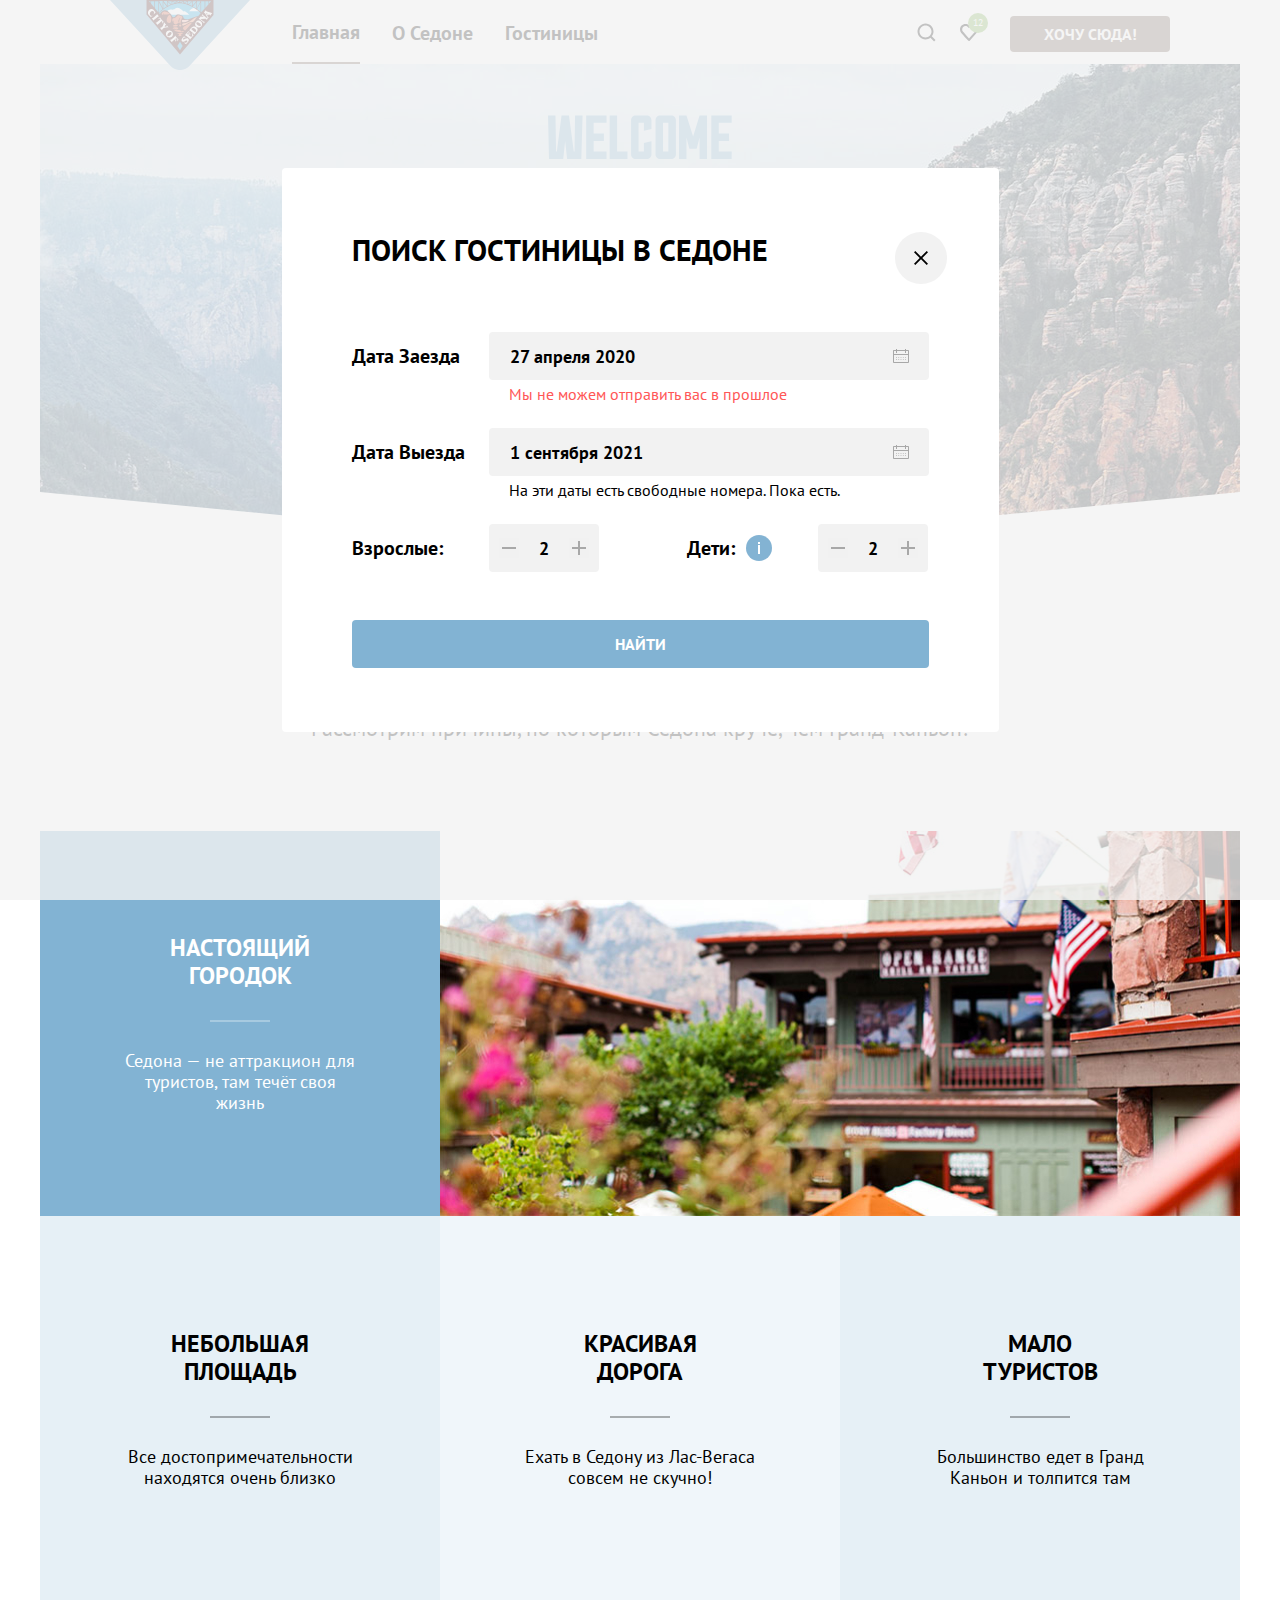
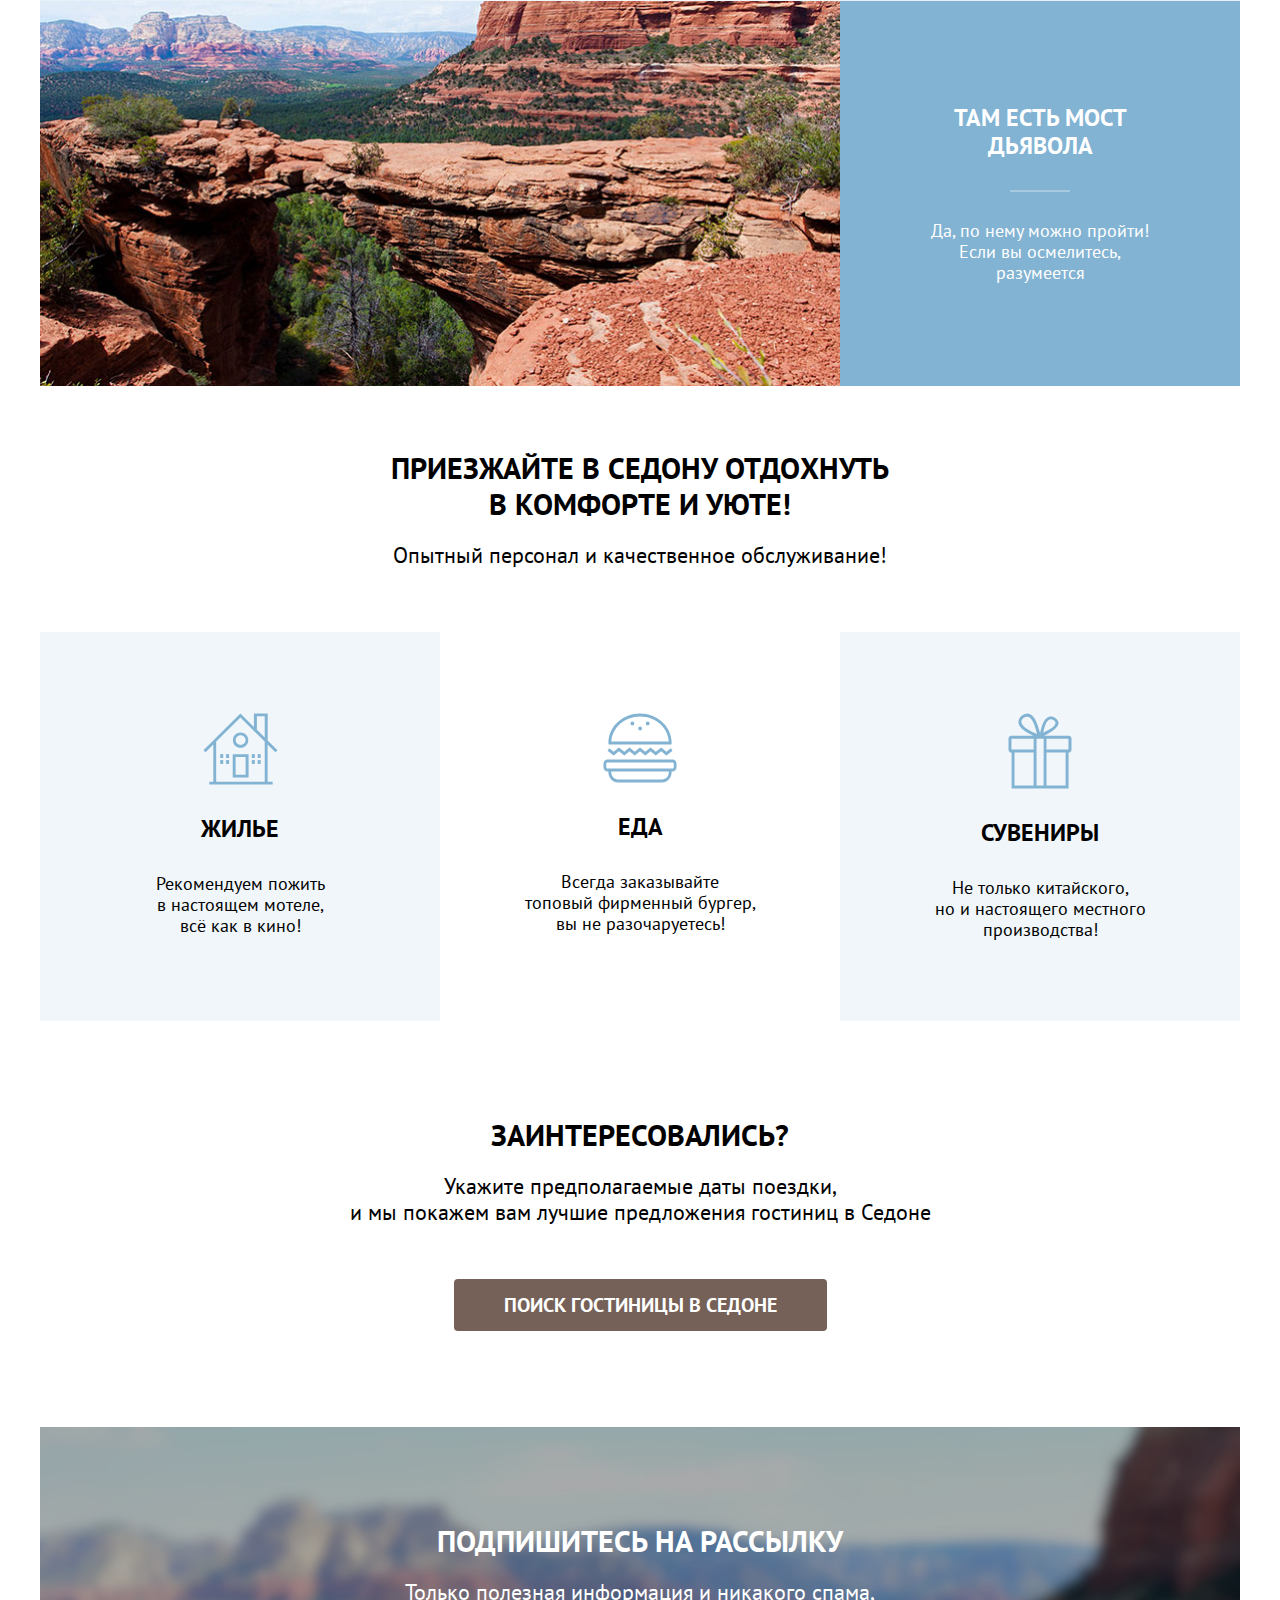
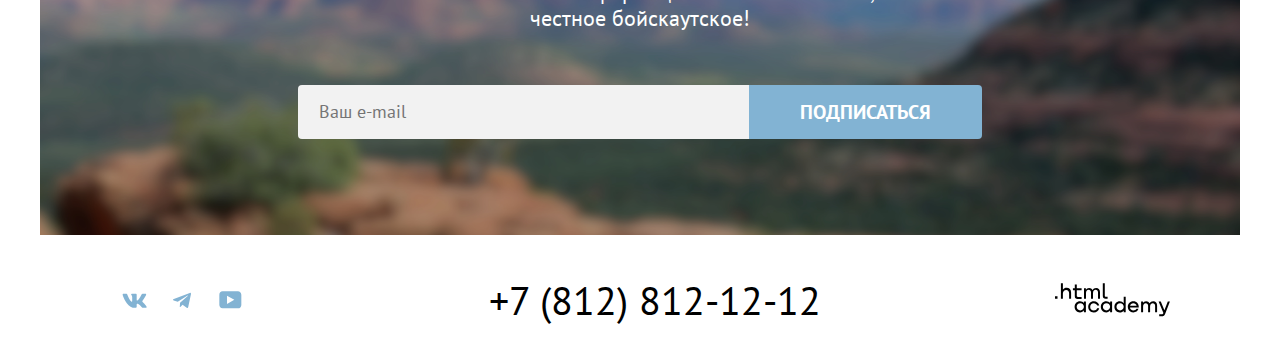
<file: modal.html>
<!DOCTYPE html>
<html lang="ru">

  <head>
    <meta charset="utf-8">
    <title>Седона: главная страница</title>
    <link rel="stylesheet" href="styles/styles.css">
    <link rel="icon" href="favicon.ico">
    <link rel="icon" type="image/png" sizes="32x32" href="images/index/favicon.png">
  </head>

  <body>
    <header class="page-header" data-test="header">
      <nav class="navigation">
        <a class="logo" href="#">
          <img src="image/index/svg/logo-sedona.svg" width="140" height="70" alt="Логотип Седона.">
        </a>
        <ul class="navigation-list">
          <li class="navigation-item">
            <a class="navigation-link navigation-link-current" href="#">Главная</a>
          </li>
          <li class="navigation-item">
            <a class="navigation-link" href="#">О Седоне</a>
          </li>
          <li class="navigation-item">
            <a class="navigation-link" href="catalog.html">Гостиницы</a>
          </li>
        </ul>
        <ul class="navigation-user">
          <li class="navigation-icon-item">
            <a class="navigation-link-icon" href="#">
              <svg class="navigation-icon" aria-hidden="true" focusable="false" width="20" height="20"
                viewBox="0 0 20 20" fill="none" xmlns="http://www.w3.org/2000/svg">
                <path
                  d="M19.5 18.0083L15.8 14.3287C16.8 13.0359 17.5 11.3453 17.5 9.4558C17.5 5.08011 13.9 1.5 9.5 1.5C5.1 1.5 1.5 5.17956 1.5 9.55525C1.5 13.9309 5.1 17.511 9.5 17.511C11.3 17.511 13 16.9144 14.4 15.8204L18.1 19.5L19.5 18.0083ZM9.5 15.5221C6.2 15.5221 3.5 12.837 3.5 9.55525C3.5 6.27348 6.2 3.5884 9.5 3.5884C12.8 3.5884 15.5 6.27348 15.5 9.55525C15.5 12.837 12.8 15.5221 9.5 15.5221Z"
                  fill="black" />
              </svg>
              <span class="visually-hidden">Найти на сайте.</span>
            </a>
          </li>
          <li class="navigation-icon-item">

            <a class="navigation-link-icon navigation-link-favorite" href="#">
              <svg class="navigation-icon navigation-icon-favorite" aria-hidden="true" focusable="false" width="18"
                height="17" viewBox="0 0 18 17" fill="none" xmlns="http://www.w3.org/2000/svg">
                <path
                  d="M8.9 17C8.6 17 8.3 16.9 8.1 16.6C2.7 10.5 1.4 9.1 1.1 8.7C0.4 7.8 0 6.6 0 5.4C0 2.4 2.4 0 5.5 0C6.8 0 8 0.5 9 1.3C10 0.5 11.3 0 12.5 0C15.5 0 18 2.4 18 5.4C18 6.7 17.5 7.9 16.7 8.8L9.7 16.7C9.5 16.9 9.3 17 8.9 17ZM2.9 7.5C3.2 7.9 6.4 11.5 9 14.4L15.2 7.4C15.7 6.9 15.9 6.2 15.9 5.4C15.9 3.6 14.4 2.1 12.6 2.1C11.6 2.1 10.6 2.6 9.9 3.4C9.6 3.7 9.3 3.8 9 3.8C8.7 3.8 8.4 3.6 8.2 3.4C7.5 2.6 6.5 2.1 5.5 2.1C3.7 2.1 2.2 3.6 2.2 5.4C2.1 6.3 2.5 7 2.9 7.5C2.8 7.5 2.8 7.5 2.9 7.5Z"
                  fill="black" />
              </svg>
              <span class="visually-hidden">Избранное.</span>
              <span class="favorite-counter">12</span>
            </a>

          <li class="navigation-icon-item navigation-item-button">

            <a class="button header-button" href="catalog.html">Хочу сюда!</a>
          </li>
        </ul>
      </nav>
    </header>
    <main class="main-container main-index" data-test="main">

      <section class="hero" data-test="hero">
        <h1 class="visually-hidden">Welcome to the gorgeous Sedona</h1>
        <img class="main-title welcome" src="image/index/svg/title-image-welcome.svg" width="188" height="45"
          alt="Welcome.">
        <img class="main-title gorgeous" src="image/index/svg/title-image-gorgeous.svg" width="256" height="29"
          alt="to the gorgeous.">
        <img class="main-title sedona" src="image/index/svg/title-image-sedona.svg" width="457" height="213"
          alt="Sedona.">
      </section>


      <section class="advantages" data-test="advantages">
        <div class="title-container title-container-advantages">
          <h2 class="title main-advantages-title">Седона — небольшой городок в Аризоне, заслуживающий большего!</h2>
          <p class="descriptions">Рассмотрим причины, по которым Седона круче, чем Гранд-Каньон!</p>
        </div>



        <ul class="advantages-list">
          <li class="advantages-item">
            <h3 class="advantages-title">Настоящий городок</h3>
            <p class="advantages-description">Седона — не аттракцион для туристов, там течёт своя жизнь</p>
          </li>
          <li class="advantages-item-picture">
            <img class="advantages-image" src="image/index/jpeg/advantages-photo-1.jpg" width="800" height="385"
              alt="Городской пейзаж.">
          </li>
          <li class="advantages-item">
            <h3 class="advantages-title">Небольшая площадь</h3>
            <p class="advantages-description">Все достопримечательности находятся очень близко</p>
          </li>
          <li class="advantages-item">
            <h3 class="advantages-title">Красивая<br>дорога</h3>
            <p class="advantages-description">Ехать в Седону из Лас-Вегаса совсем не скучно!</p>
          </li>
          <li class="advantages-item">
            <h3 class="advantages-title">Мало<br>туристов</h3>
            <p class="advantages-description">Большинство едет в Гранд Каньон и толпится там</p>
          </li>
          <li class="advantages-item-picture">
            <img class="advantages-image" src="image/index/jpeg/advantages-photo-2.jpg" width="800" height="385"
              alt="Фото каньона.">
          </li>
          <li class="advantages-item ">
            <h3 class="advantages-title">Там есть мост дьявола</h3>
            <p class="advantages-description">Да, по нему можно пройти! Если вы осмелитесь, разумеется</p>
          </li>
        </ul>
      </section>
      <section class="services">
        <div class="title-container title-container-services">
          <h2 class="title main-services-title">Приезжайте в Седону отдохнуть в&nbsp;комфорте и уюте!</h2>
          <p class="descriptions">Опытный персонал и качественное обслуживание!</p>
        </div>
        <ul class="services-list">
          <li class="services-item">
            <h3 class="services-title">Жилье</h3>
            <img class="services-image" src="image/index/svg/icon-service-housing.svg" width="75" height="72"
              alt="Жилье.">
            <p class="services-description">Рекомендуем пожить в&nbsp;настоящем мотеле,<br>всё как в кино!</p>
          </li>
          <li class="services-item">
            <h3 class="services-title">Еда</h3>
            <img class="services-image" src="image/index/svg/icon-service-food.svg" width="74" height="70" alt="Еда.">
            <p class="services-description">Всегда заказывайте топовый&nbsp;фирменный&nbsp;бургер, вы не разочаруетесь!
            </p>
          </li>
          <li class="services-item">
            <h3 class="services-title">Сувениры</h3>
            <img class="services-image" src="image/index/svg/icon-service-souvenirs.svg" width="64" height="76"
              alt="Сувениры.">
            <p class="services-description">Не только китайского,<br>но и настоящего местного производства!</p>
          </li>
        </ul>
      </section>


      <section class="selection" data-test="search">
        <div class="title-container-with-button">
          <h2 class="title">Заинтересовались?</h2>
          <p class="descriptions-container-with-button">Укажите предполагаемые даты поездки,<br>и мы покажем
            вам лучшие предложения гостиниц в Седоне</p>
          <a class="button selection-button" href="#">Поиск гостиницы в Седоне</a>
        </div>
      </section>


      <section class="subscription" data-test="subscribe">
        <div class="title-container-with-button title-container-with-button-subsribe">
          <h2 class="title subscribe-title">Подпишитесь на рассылку</h2>
          <p class="descriptions-container-with-button">Только полезная информация и никакого спама,
            честное&nbsp;бойскаутское!</p>
          <form class="subscription-form" action="https://echo.htmlacademy.ru/" method="post">
            <input class="subscription-field" placeholder="Ваш e-mail" type="email" id="subscription-mail"
              name="subscription-email" required>
            <button class="subscription-button" type="submit">
              <span>Подписаться</span>
            </button>
          </form>
        </div>
      </section>
    </main>

    <footer>
      <div class="footer-container" data-test="footer">
        <section class="footer-social">
          <h2 class="visually-hidden">Мы в социальных сетях</h2>
          <ul class="social-list">
            <li class="social-list-item social-list-item-vk">
              <a class="social-link" href="https://vk.com/htmlacademy">
                <svg class="social-icon" aria-hidden="true" focusable="false" width="25" height="15" viewBox="0 0 25 15"
                  fill="none" xmlns="http://www.w3.org/2000/svg">
                  <path fill-rule="evenodd" clip-rule="evenodd" d=" M24.1164 1.80445C24.2824 1.25845 24.1164 0.856445 23.3214 0.856445H20.6964C20.0284 0.856445
                    19.7204 1.20345 19.5534 1.58645C19.5534 1.58645 18.2184 4.78245 16.3274 6.85845C15.7154 7.46045
                    15.4374 7.65145 15.1034 7.65145C14.9364 7.65145 14.6854 7.46045 14.6854 6.91345V1.80445C14.6854
                    1.14845 14.5014 0.856445 13.9454 0.856445H9.81738C9.40038 0.856445 9.14938 1.16045 9.14938
                    1.44945C9.14938 2.07045 10.0954 2.21445 10.1924 3.96245V7.76045C10.1924 8.59345 10.0394 8.74444
                    9.70538 8.74444C8.81538 8.74444 6.65038 5.53345 5.36538 1.85945C5.11638 1.14445 4.86438 0.856445
                    4.19338 0.856445H1.56638C0.816382 0.856445 0.666382 1.20345 0.666382 1.58645C0.666382 2.26845
                    1.55638 5.65645 4.81138 10.1374C6.98138 13.1974 10.0364 14.8564 12.8194 14.8564C14.4884 14.8564
                    14.6944 14.4884 14.6944 13.8534V11.5404C14.6944 10.8034 14.8524 10.6564 15.3814 10.6564C15.7714
                    10.6564 16.4384 10.8484 17.9964 12.3234C19.7764 14.0724 20.0694 14.8564 21.0714
                    14.8564H23.6964C24.4464 14.8564 24.8224 14.4884 24.6064 13.7604C24.3684 13.0364 23.5184 11.9854
                    22.3914 10.7384C21.7794 10.0284 20.8614 9.26345 20.5824 8.88045C20.1934 8.38945 20.3044 8.17044
                    20.5824 7.73345C20.5824 7.73345 23.7824 3.30745 24.1154 1.80445H24.1164Z" />
                </svg>

                <span class="visually-hidden">ВКонтакте</span>
              </a>
            </li>
            <li class="social-list-item social-list-item-tg">
              <a class="social-link" href="https://t.me/htmlacademy">
                <svg class="social-icon" aria-hidden="true" focusable="false" width="18" height="16" viewBox="0 0 18 16"
                  fill="none" xmlns="http://www.w3.org/2000/svg">
                  <path fill-rule="evenodd" clip-rule="evenodd"
                    d="M16.785 0.955705L0.840489 7.1042C-0.247661 7.54126 -0.241365 8.14828 0.640845 8.41897L4.73445 9.69597L14.2058 3.72014C14.6537 3.44766 15.0629 3.59424 14.7265 3.89281L7.05283 10.8183H7.05103L7.05283 10.8192L6.77045 15.0387C7.18413 15.0387 7.36669 14.8489 7.59871 14.625L9.58705 12.6915L13.7229 15.7464C14.4855 16.1664 15.0332 15.9506 15.2229 15.0405L17.9379 2.2453C18.2158 1.13107 17.5126 0.626562 16.785 0.955705Z" />
                </svg>
                <span class="visually-hidden">Telegram.</span>
              </a>
            </li>
            <li class="social-list-item social-list-item-yt">
              <a class="social-link" href="https://www.youtube.com/user/htmlacademyru">
                <svg class="social-icon" aria-hidden="true" focusable="false" width="23" height="18" viewBox="0 0 23 18"
                  fill="none" xmlns="http://www.w3.org/2000/svg">
                  <path fill-rule="evenodd" clip-rule="evenodd"
                    d="M18.9402 0.356445H3.50738C1.64668 0.356445 0.333252 1.9502 0.333252 3.75645V13.8502C0.333252 15.7627 1.64668 17.3564 3.50738 17.3564H19.1591C20.8009 17.3564 22.3333 15.7627 22.3333 13.9564V3.75645C22.1143 1.9502 20.8009 0.356445 18.9402 0.356445ZM7.99494 12.8939V4.81894L15.3283 8.85645L7.99494 12.8939Z" />
                </svg>

                <span class="visually-hidden">youtube</span>
              </a>
            </li>
          </ul>
        </section>
        <section class="footer-contacts">
          <h2 class="visually-hidden">Контактный телефон</h2>
          <a class="contact-phone" href="tel:+7(812)8121212">+7 (812) 812-12-12</a>
        </section>
        <section class="footer-made-by">
          <h2 class="visually-hidden">Разработка сайта</h2>
          <a class="logo" href="https://htmlacademy.ru/">
            <svg class="made-by-icon" aria-hidden="true" focusable="false" width="115" height="34" viewBox="0 0 115 34"
              fill="none" xmlns="http://www.w3.org/2000/svg">
              <path fill-rule="evenodd" clip-rule="evenodd"
                d="M0 13.256v2.6h2.5v-2.6H0ZM11.6 4.856c-1.6 0-2.8.7-3.6 1.7h-.1v-6.2h-2v15.5h2v-5.3c0-2.1 1.3-3.6 3.3-3.6 1.8 0 2.9 1.4 2.9 3.2v5.7h2v-6.1c.1-3-1.8-4.9-4.5-4.9ZM26.6 5.156h-4.8v-3.7h-2v3.8h-1.9v2h1.9v6c0 1.7 1 2.7 2.7 2.7h4.1v-2h-3.7c-.7 0-1.1-.4-1.1-1.1v-5.7h4.8v-2ZM41.1 4.956c-1.6 0-2.9.8-3.5 2.1h-.1c-.6-1.2-1.8-2.1-3.4-2.1-1.4 0-2.5.8-3.1 1.8h-.1v-1.6H29v10.6h2v-5.4c0-2 1-3.5 2.6-3.5 1.5 0 2.4 1 2.4 2.6v6.3h2v-5.6c0-2.4 1.4-3.3 2.6-3.3 1.5 0 2.4 1 2.4 2.6v6.3h2v-6.5c.1-2.5-1.4-4.3-3.9-4.3ZM47.8 13.056c0 1.7 1 2.7 2.8 2.7h2v-2h-1.7c-.7 0-1.1-.4-1.1-1.1V.356h-2v12.7ZM28.9 20.056c-.9-1.1-2.2-1.8-3.9-1.8-3.1 0-5.4 2.3-5.4 5.6s2.3 5.6 5.4 5.6c1.8 0 3-.8 3.8-1.9h.1v1.6h2v-10.6h-2v1.5Zm-3.6 7.4c-2.2 0-3.6-1.6-3.6-3.6s1.4-3.6 3.6-3.6 3.6 1.6 3.6 3.6c0 1.9-1.4 3.6-3.6 3.6ZM44.2 22.356c-.5-2.4-2.6-4.1-5.4-4.1-3.4 0-5.6 2.5-5.6 5.6 0 3.1 2.2 5.6 5.6 5.6 2.8 0 4.9-1.8 5.4-4.2h-2.1c-.4 1.3-1.7 2.3-3.3 2.3-2.2 0-3.6-1.6-3.6-3.6s1.4-3.6 3.6-3.6c1.6 0 2.8 1 3.3 2.2h2.1v-.2ZM55.1 20.056c-.9-1.1-2.2-1.8-3.9-1.8-3.1 0-5.4 2.3-5.4 5.6s2.3 5.6 5.4 5.6c1.8 0 3-.8 3.8-1.9h.1v1.6h2v-10.6h-2v1.5Zm-3.6 7.4c-2.2 0-3.6-1.6-3.6-3.6s1.4-3.6 3.6-3.6 3.6 1.6 3.6 3.6c0 1.9-1.5 3.6-3.6 3.6ZM68.7 20.156c-.9-1.1-2.2-1.9-3.9-1.9-3.1 0-5.4 2.3-5.4 5.6s2.2 5.6 5.4 5.6c1.7 0 3-.8 3.8-1.8h.1v1.5h2v-15.4h-2v6.4Zm-3.6 7.3c-2.2 0-3.6-1.6-3.6-3.6s1.4-3.6 3.6-3.6 3.6 1.6 3.6 3.6c-.1 2-1.5 3.6-3.6 3.6ZM78.3 18.256c-3.3 0-5.5 2.5-5.5 5.6 0 3 2.1 5.6 5.5 5.6 2.5 0 4.5-1.3 5.2-3.6h-2.1c-.5 1-1.6 1.6-3 1.6-1.9 0-3.3-1.3-3.4-2.9h8.8c.2-3.6-2-6.3-5.5-6.3Zm0 1.9c1.7 0 3 1 3.3 2.6h-6.5c.3-1.5 1.5-2.6 3.2-2.6ZM98.2 18.256c-1.6 0-2.9.8-3.6 2h-.1c-.6-1.2-1.8-2-3.4-2-1.4 0-2.5.7-3.1 1.8v-1.5h-1.9v10.6h2v-5.4c0-2 1-3.4 2.6-3.5 1.5 0 2.4 1 2.4 2.6v6.3h2v-5.6c0-2.4 1.4-3.3 2.6-3.3 1.5 0 2.4 1 2.4 2.6v6.3h2v-6.5c.1-2.6-1.4-4.4-3.9-4.4ZM109.4 27.356l-3.6-8.9h-2.2l4.8 11.6c-.3.9-.7 1.2-1.7 1.2h-2.5v2h2.5c1.8 0 2.8-.8 3.5-2.6l4.7-12.2h-2.1l-3.4 8.9Z" />
            </svg>
            <span class="visually-hidden">Сделано в htmlacademy</span>
          </a>
        </section>
      </div>
    </footer>
    <div class="modal-container modal-container-for-data-test">
      <div class="modal modal-booking">
        <section class="modal-content">
          <button type="button" class="modal-close-button">
            <span class="visually-hidden">Закрыть</span>
          </button>
          <h2 class="title-modal">Поиск гостиницы в Седоне</h2>
          <form class="booking-form" action="https://echo.htmlacademy.ru/" method="post">
            <label class="form-label">Дата заезда
              <input class="field" type="text" id="check-in-date" name="check-in-date" placeholder="Укажите дату"
                value="27 апреля 2020" required>
              <a class="index-field-date-icon"></a>
            </label>
            <span class="additional-span fail-span">Мы не можем отправить вас в прошлое</span>
            <label class="form-label">Дата выезда
              <input class="field" type="text" id="check-out-date" name="check-out-date" placeholder="Укажите дату"
                value="1 сентября 2021" required>
              <a class="index-field-date-icon"></a>
            </label>
            <span class="additional-span">На эти даты есть свободные номера. Пока есть.</span>
            <div class="guests-counter">


              <label class="form-label-guests" for="adult-guests-number">Взрослые:</label>
              <div class="guests-field-wrapper">
                <button type="button" class="number-button number-button-minus">
                  <span class="visually-hidden">Минус 1 гость</span>
                </button>
                <input class="field guests-field" type="text" id="adult-guests-number" name="adult-guests"
                  placeholder="Число" value="2">
                <button type="button" class="number-button number-button-plus">
                  <span class="visually-hidden">Плюс 1 гость</span>
                </button>
              </div>


              <label class="form-label-guests form-label-guests-child" for="child-guests-number">Дети:</label>
              <button type="button" class="information-button">
                <span class="visually-hidden">Примечание</span>
                <span class="popover popover-info">
                  <span class="popover-content">Укажите количество детей, которые будут с вами, возраст которых от 6 до
                    18 лет. Дети до 6 лет размещаются бесплатно.</span>
                </span>
              </button>



              <div class="guests-field-wrapper">
                <button type="button" class="number-button number-button-minus">
                  <span class="visually-hidden">Минус 1 гость</span>
                </button>
                <input class="field guests-field" type="text" id="child-guests-number" name="child-guests"
                  placeholder="Число" value="2">
                <button type="button" class="number-button number-button-plus">
                  <span class="visually-hidden">Плюс 1 гость</span>
                </button>
              </div>


            </div>
            <button class="button button-additional find-button" type="submit">Найти</button>


          </form>

        </section>
      </div>
    </div>
  </body>

</html>
</file>
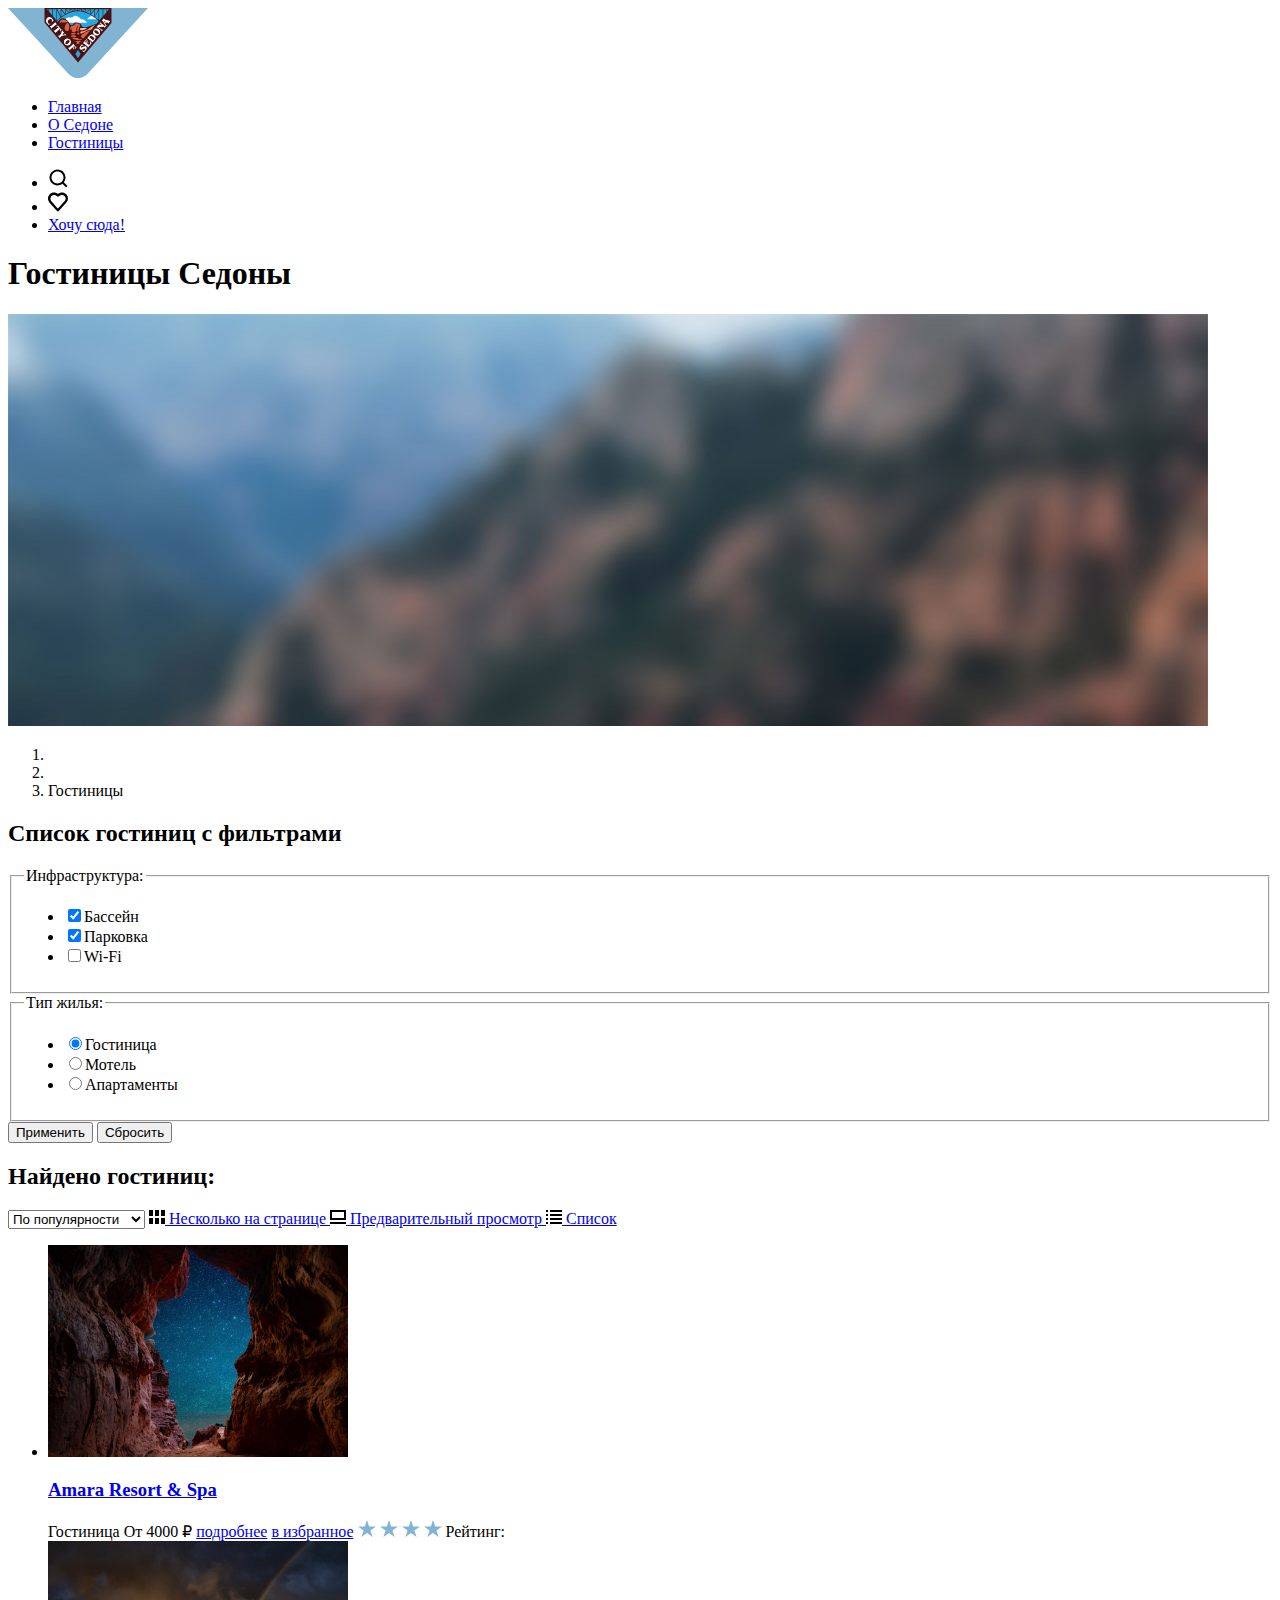
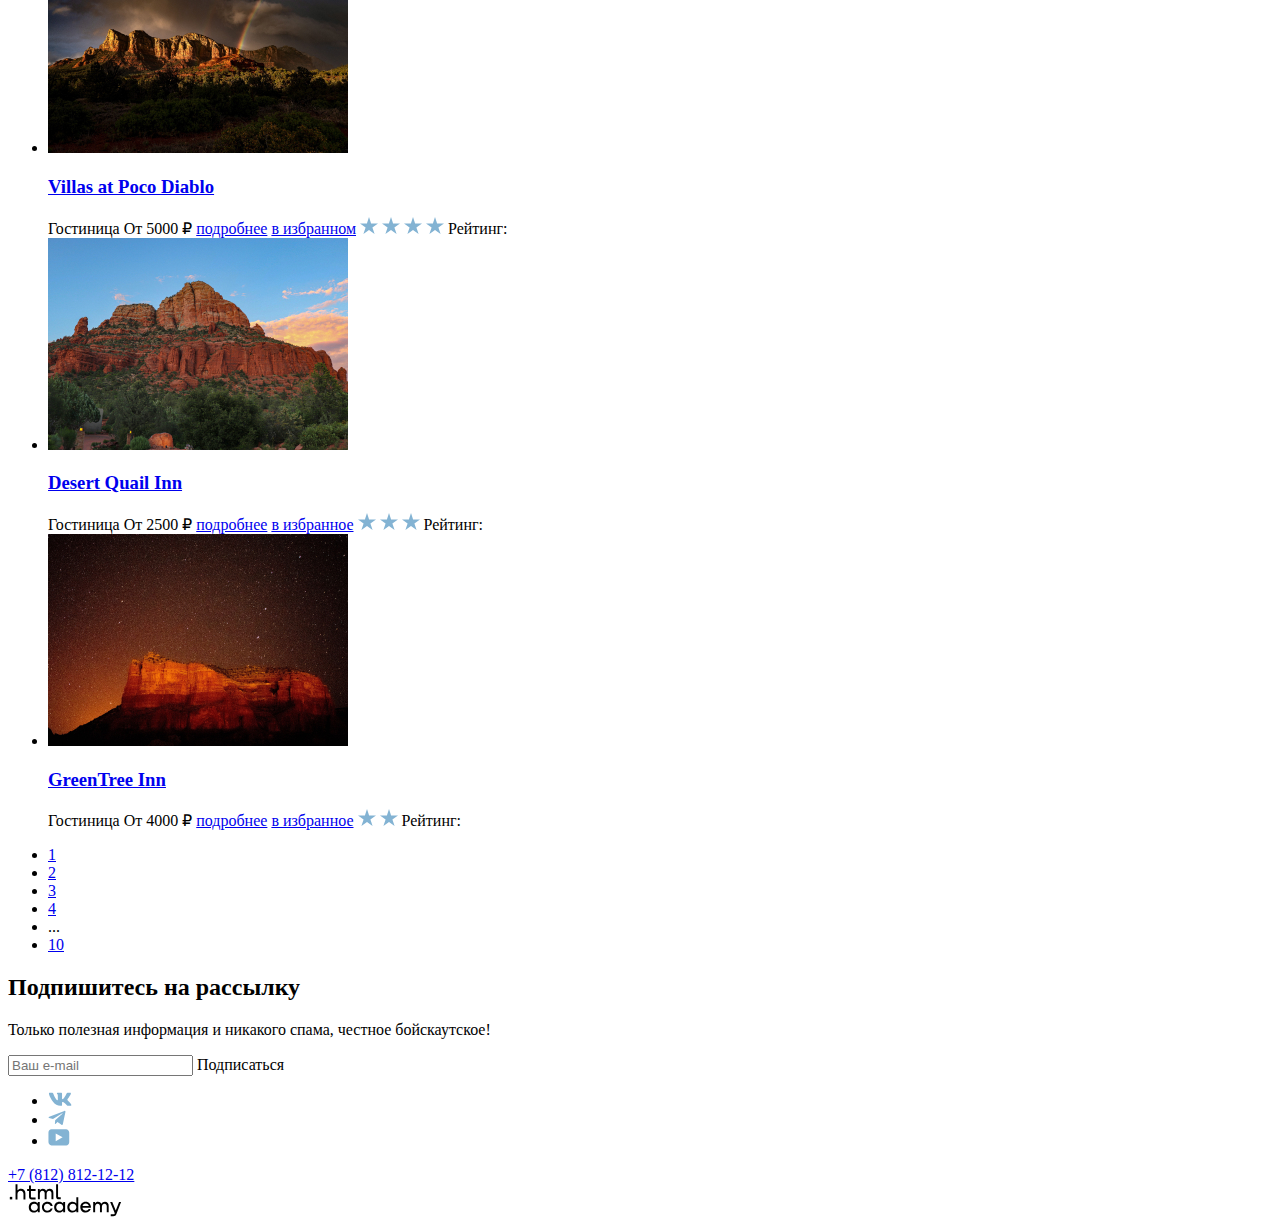
<file: 3/catalog.html>
<!DOCTYPE html>
<html lang="ru">

  <head>
    <meta charset="utf-8">

    <title>HTML Academy: Седона</title>
    <base href="https://htmlacademy-htmlcss.github.io/2354847-sedona-37/3/">
</head>

  <body>
    <header class="page-header">
      <nav class="navigation">
        <a class="logo" href="#">
          <img src="image/index/svg/logo-sedona.svg" width="140" height="70.05" alt="Логотип Седона">
        </a>
        <ul class="navigation-list">
          <li class="navigation-item">
            <a class="navigation-link" href="#">Главная</a>
          </li>
          <li class="navigation-item">
            <a class="navigation-link" href="#">О Седоне</a>
          </li>
          <li class="navigation-item">
            <a class="navigation-link navigation-link-current" href="catalog.html">Гостиницы</a>
          </li>
        </ul>
        <ul class="navigation-list navigation-user">
          <li class="navigation-item">
            <a class="navigation-link" href="#"><img class="navigation-icon" src="image/index/svg/icon-search.svg"
                width="20" height="20" alt="Найти на сайте"></a>
          </li>
          <li class="navigation-item">
            <a class="navigation-link" href="#"><img class="navigation-icon" src="image/index/svg/icon-favorites.svg"
                width="20" height="20" alt="Избранное"></a>
          </li>
          <li class="navigation-item">
            <a class="navigation-link buttom" href="catalog.html">Хочу сюда!</a>
          </li>
        </ul>
      </nav>
    </header>
    <main>
      <header class="inner-header">
        <h1 class="inner-header">Гостиницы Седоны</h1>
        <img class="inner-header-background" src="image/catalog/jpeg/catalog_background.jpg" width="1200" height="412"
          alt="природный пейзаж">
      </header>
      <section class="catalog-hotels">
        <ol class="breadcrumbs-list">
          <li class="breadcrumbs-item">
            <a href="index.html"><img class="breadcrumbs-icon" src="image/catalog/svg/icon-breadcrumbs-next.svg"
                width="6.39" height="9.94" alt="Далее"></a>
          </li>
          <li><img class="breadcrumbs-icon" src="image/catalog/svg/icon-breadcrumbs-home.svg" width="12" height="12"
              alt="На главную"></a></li>
          <li class="breadcrumbs-item">
            <a class="breadcrumbs-link">Гостиницы</a>
          </li>
        </ol>
        <h2 class="visually-hidden">Список гостиниц с фильтрами</h2>
        <form class="catalog-filter" action="https://echo.htmlacademy.ru/" method="get">
          <fieldset class="catalog-filter-group">
            <legend class="catalog-filter-title">
              Инфраструктура:
            </legend>
            <ul class="catalog-filter-list">
              <li class="catalog-filter-item">
                <label class="control">
                  <input class="control-input" type="checkbox" name="swimpool" checked>Бассейн</label>
              </li>
              <li class="catalog-filter-item">
                <label class="control">
                  <input class="control-input" type="checkbox" name="parking" checked>Парковка</label>
              </li>
              <li class="catalog-filter-item">
                <label class="control">
                  <input class="control-input" type="checkbox" name="Wi-Fi">Wi-Fi</label>
              </li>
            </ul>
          </fieldset>
          <fieldset class="catalog-filter-group">
            <legend class="catalog-filter-title">
              Тип жилья:
            </legend>
            <ul class="catalog-filter-list">
              <li class="catalog-filter-item">
                <label class="control">
                  <input class="control-input" type="radio" name="hotel-type" checked>Гостиница</label>
              </li>
              <li class="catalog-filter-item">
                <label class="control">
                  <input class="control-input" type="radio" name="hotel-type">Мотель</label>
              </li>
              <li class="catalog-filter-item">
                <label class="control">
                  <input class="control-input" type="radio" name="hotel-type">Апартаменты</label>
              </li>
            </ul>
            <!--Стоимость, ₽:-->
          </fieldset>
          <button class="button" type="submit">Применить</button>
          <button class="button" type="reset">Сбросить</button>
        </form>
        <h2>Найдено гостиниц:</h2>
        <!-- добавить отображение количества совпадений -->
        <select class="select-control" aria-label="Сортировка">
          <option value="popular">По популярности</option>
          <option value="cheap">Сначала дешевые</option>
          <option value="expansive">Сначала дорогие</option>
        </select>
        <a href="#" class="button active-button">
          <img class="display-icon" src="image/catalog/svg/display-icon-cards.svg" width="16" height="14"
            alt="Несколько на странице">
          <span class="visually-hidden">Несколько на странице</span>
        </a>
        <a href="#" class="button">
          <img class="display-icon" src="image/catalog/svg/display-icon-preview.svg" width="16" height="14"
            alt="Предварительный просмотр">
          <span class="visually-hidden">Предварительный просмотр</span>
        </a>
        <a href="#" class="button">
          <img class="display-icon" src="image/catalog/svg/display-icon-list.svg" width="16" height="14" alt="Список">
          <span class="visually-hidden">Список</span>
        </a>
        <ul class="hotel-card-list">
          <li class="hotel-card-item">
            <img class="hotel-card-image" src="image/catalog/jpeg/Amara-Resort-Spa.jpg" width="300" height="212"
              alt="Amara Resort & Spa">
            <a class="hotel-card-link" href="#">
              <h3 class="hotel-card-title">Amara Resort & Spa</h3>
            </a>
            <span class="hotel-type">Гостиница</span>
            <span class="hotel-price">От 4000 ₽</span>
            <a class="hotel-card-button button" href="#">подробнее</a>
            <a class="hotel-card-button button" href="#">в избранное</a>
            <span class="hotel-category">
              <img src="image/catalog/svg/icon-star.svg" width="18" height="17" alt="1 звезда">
              <img src="image/catalog/svg/icon-star.svg" width="18" height="17" alt="1 звезда">
              <img src="image/catalog/svg/icon-star.svg" width="18" height="17" alt="1 звезда">
              <img src="image/catalog/svg/icon-star.svg" width="18" height="17" alt="1 звезда">
            </span>
            <span class="hotel-rating">Рейтинг:</span>
            <!--Рейтинг: 8,5-->
          </li>
          <li class="hotel-card-item">
            <img class="hotel-card-image" src="image/catalog/jpeg/Villas-at-Poco-Diablo.jpg" width="300" height="212"
              alt="Villas at Poco Diablo">
            <a class="hotel-card-link" href="#">
              <h3 class="hotel-card-title">Villas at Poco Diablo</h3>
            </a>
            <span class="hotel-type">Гостиница</span>
            <span class="hotel-price">От 5000 ₽</span>
            <a class="hotel-card-button button" href="#">подробнее</a>
            <a class="hotel-card-button button active-button" href="#">в избранном</a>
            <span class="hotel-category">
              <img src="image/catalog/svg/icon-star.svg" width="18" height="17" alt="1 звезда">
              <img src="image/catalog/svg/icon-star.svg" width="18" height="17" alt="1 звезда">
              <img src="image/catalog/svg/icon-star.svg" width="18" height="17" alt="1 звезда">
              <img src="image/catalog/svg/icon-star.svg" width="18" height="17" alt="1 звезда">
            </span>
            <span class="hotel-rating">Рейтинг:</span>
            <!--Рейтинг: 9,2-->
          </li>
          <li class="hotel-card-item">
            <img class="hotel-card-image" src="image/catalog/jpeg/Desert-Quail-Inn.jpg" width="300" height="212"
              alt="Desert Quail Inn">
            <a class="hotel-card-link" href="#">
              <h3 class="hotel-card-title">Desert Quail Inn</h3>
            </a>
            <span class="hotel-type">Гостиница</span>
            <span class="hotel-price">От 2500 ₽</span>
            <a class="hotel-card-button button" href="#">подробнее</a>
            <a class="hotel-card-button button" href="#">в избранное</a>
            <span class="hotel-category">
              <img src="image/catalog/svg/icon-star.svg" width="18" height="17" alt="1 звезда">
              <img src="image/catalog/svg/icon-star.svg" width="18" height="17" alt="1 звезда">
              <img src="image/catalog/svg/icon-star.svg" width="18" height="17" alt="1 звезда">
            </span>
            <span class="hotel-rating">Рейтинг:</span>
            <!--Рейтинг: 6,9-->
          </li>
          <li class="hotel-card-item">
            <img class="hotel-card-image" src="image/catalog/jpeg/Green-Tree-Inn.jpg" width="300" height="212"
              alt="GreenTree Inn">
            <a class="hotel-card-link" href="#">
              <h3 class="hotel-card-title">GreenTree Inn</h3>
            </a>
            <span class="hotel-type">Гостиница</span>
            <span class="hotel-price">От 4000 ₽</span>
            <a class="hotel-card-button button" href="#">подробнее</a>
            <a class="hotel-card-button button" href="#">в избранное</a>
            <span class="hotel-category">
              <img src="image/catalog/svg/icon-star.svg" width="18" height="17" alt="1 звезда">
              <img src="image/catalog/svg/icon-star.svg" width="18" height="17" alt="1 звезда">
            </span>
            <span class="hotel-rating">Рейтинг:</span>
            <!--Рейтинг: 5,0-->
          </li>
        </ul>

        <ul class="pagination-list">
          <li class="pagination-item">
            <a class="pagination-link pagination-current" href="#">1</a>
          </li>
          <li class="pagination-item">
            <a class="pagination-link" href="#">2</a>
          </li>
          <li class="pagination-item">
            <a class="pagination-link" href="#">3</a>
          </li>
          <li class="pagination-item">
            <a class="pagination-link" href="#">4</a>
          </li>
          <li class="pagination-disabled"><span>...</span></li>
          <li class="pagination-item">
            <a class="pagination-link" href="#">10</a>
          </li>
        </ul>
      </section>
      <section class="subscription">
        <h2>Подпишитесь на рассылку</h2>
        <p>Только полезная информация и никакого спама, честное бойскаутское!</p>

        <form class="subscription-form" action="https://echo.htmlacademy.ru/" method="post">
          <input class="field" placeholder="Ваш e-mail" type="email" id="subscription-mail" name="subscription-email"
            required>
          <buttom class="buttom subscription-buttom" type="submit">
            <span class="visually-hidden">Подписаться</span>
          </buttom>
        </form>
      </section>
    </main>
    <footer>
      <section class="footer-social">
        <ul class="social-item">
          <li class="social-list-item">
            <a href="https://vk.com/htmlacademy"><img class="social-icon" src="image/index/svg/social-logo-vk.svg"
                width="24" height="14" alt="VK"></a>
          </li>
          <li class="social-list-item">
            <a href="https://t.me/htmlacademy "><img class="social-icon" src="image/index/svg/social-logo-tg.svg"
                width="18" height="15.1" alt="Telegram"></a>
          </li>
          <li class="social-list-item">
            <a href="https://www.youtube.com/user/htmlacademyru"><img class="social-icon"
                src="image/index/svg/social-logo-youtube.svg" width="22" height="17" alt="Youtube"></a>
          </li>
        </ul>
      </section>
      <section class="footer-contacts">
        <a class="contact-phone" href="tel:+7(812)8121212">+7 (812) 812-12-12</a>
      </section>
      <section class="">
        <a class="logo" href="https://htmlacademy.ru/">
          <img src="image/index/svg/logo-HTML-Academy.svg" width="114.9" height="32.9" alt="Сделано в htmlacademy">
        </a>
      </section>
    </footer>
  </body>

</html>
</file>
<file: styles/styles.css>
@font-face {
  font-family: "PT Sans";
  font-style: normal;
  font-weight: 400;
  src: url("../fonts/ptsans-400.woff2") format("woff2");
  display: swap;
}

@font-face {
  font-family: "PT Sans";
  font-style: normal;
  font-weight: 700;
  src: url("../fonts/ptsans-700.woff2") format("woff2");
  display: swap;
}

html {
  height: 100%;
  min-width: 1200px;
  margin: 0 auto;
}

body {
  display: flex;
  width: 1200px;
  flex-direction: column;
  align-items: center;
  margin: 0 auto;
  min-width: 1200px;
  min-height: 100%;
  font-family: "PT Sans", sans-serif;
  font-size: 18px;
  line-height: 21px;
  color: #000000;
  background-color: #FFFFFF;
}


.page-header {
  width: 1200px;
  margin: 0 auto;
  padding: 0 70px;
  box-sizing: border-box;
  margin-bottom: 0;

}

.navigation {
  display: flex;
  text-align: center;
  min-height: 64px;
  margin: 0;
  justify-content: space-between;
  position: relative;
}

.logo {
  position: absolute;
  margin-right: 44px;
}

.navigation-link {
  display: block;
  margin: 0;
  padding: 20px 0 18px 0;
  height: 24px;
  font-weight: 700;
  font-size: 20px;
  line-height: 24px;
  color: inherit;
  text-decoration: none;
  border-bottom: none;
}

.navigation-link-favorite {
  position: relative;
}

.navigation-link-icon:hover {
  text-decoration: none;
  opacity: 0.6;
}

.navigation-link-icon:hover {
  text-decoration: none;
  opacity: 0.6;
}

.navigation-link-icon:active {
  text-decoration: none;
  opacity: 0.3;
}


.favorite-counter {
  box-sizing: border-box;
  height: 20px;
  min-width: 20px;
  background-color: #7DB54F;
  color: white;
  border-radius: 50%;
  position: absolute;
  font-size: 10px;
  line-height: 10px;
  font-weight: 400;
  text-align: center;
  padding-top: 5px;
  margin: 0;
  top: -32px;
  left: 20px;
}

.navigation-list {
  box-sizing: border-box;
  list-style: none;
  margin: 0;
  padding: 0;
  margin-left: 182px;
  width: 510px;
  min-height: 24px;
  display: flex;
  flex-direction: row;
  flex-wrap: wrap;
  justify-content: flex-start;
  align-items: center;
}

.navigation-list .navigation-link-current {
  text-decoration: none;
  border-bottom: 2px solid #756257;
}

.navigation-list .navigation-link:hover {
  text-decoration: none;
  opacity: 0.6;
}

.navigation-list .navigation-link:active {
  text-decoration: none;
  opacity: 0.3;
}

.navigation-user {
  list-style: none;
  margin: 0;
  padding: 0;
  height: 64px;
  margin-left: auto;
  display: flex;
  flex-direction: row;
  flex-wrap: wrap;
  justify-content: flex-end;
  align-items: center
}

.navigation-icon-item {
  position: relative;
}

.navigation-user .navigation-item {
  min-width: 20px;
  margin: 0;
}

.navigation-item {
  display: block;
  padding: 0;
  margin: 0;
  margin-right: 32px;
  box-sizing: border-box;
}

.navigation-icon {
  top: 0;
  right: 0;
  bottom: 0;
  left: 0;
  margin: auto;
  fill: black;
  padding: 22px 12px;
}

.navigation-item-button {
  display: block;
  padding: 0;
  padding-left: 20px;
  margin: 0 auto;
}


.main-index {
  text-align: center;
}

.main-container {
  flex-grow: 1;
  height: 100%;
}

.main-catalog {
  text-align: left;
  width: 1200px;
  flex-grow: 1;
  height: 100%;
}

.page-container {
  margin: 0 auto;
  padding: 0 70px;
  box-sizing: border-box;

}

.hero {
  color: #000000;
  background-color: #82B3D3;
  background-image: url("../image/index/svg/hero-border.svg"), url("../image/index/jpeg/hero-main-foto.jpg");
  background-size: 100% auto;
  background-repeat: no-repeat;
  background-position: bottom;
  padding-top: 51px;
  min-height: 485px;
  box-sizing: border-box;
}

.main-title {
  display: block;
  margin: 0 auto;
}

.welcome {
  margin-bottom: 11px;
}

.gorgeous {
  margin-bottom: 54px;
}

.sedona {
  margin-bottom: 82px;
}


.title-container {
  display: flex;
  flex-direction: column;
  align-items: center;
  margin: 0 auto;
  box-sizing: border-box;
}

.title-container-advantages {
  box-sizing: border-box;
  padding: 69px 85px;
  margin-bottom: 21px;
}

.title-container-services {
  padding: 64px 85px;
}

.title-container-with-button {
  display: flex;
  flex-direction: column;
  align-items: center;
  margin: 0 auto;
  padding: 96px 0;
  box-sizing: border-box;
}

.title-container-with-button-subscribe {
  padding-bottom: 104px;
}

.title-container-with-button-catalog {
  background-color: #FFFFFF;
  color: #000000;
  text-align: center;
}

.title {
  width: 620px;
  font-weight: 700;
  font-size: 30px;
  line-height: 36px;
  text-transform: uppercase;
  padding: 0;
  margin: 0;
  margin-bottom: 20px;
}

.main-advantages-title {
  margin: 0 auto 25px auto;
}

.main-services-title {
  margin: 0 auto 20px auto;
}

.descriptions {
  font-size: 22px;
  line-height: 26px;
  padding: 0;
  margin: 0;

}

/* advantage */

.advantages-list {
  width: 1200px;
  margin: 0;
  padding: 0;
  list-style: none;
  display: flex;
  flex-wrap: wrap;
  justify-content: start;
}

.advantages-image {
  display: block;
}

.advantages-title {
  position: relative;
  font-size: 24px;
  line-height: 28px;
  text-transform: uppercase;
  margin: 0;
  margin-bottom: 62;
}

.advantages-title::before {
  position: absolute;
  width: 60px;
  height: 2px;
  border: none;
  background: rgba(0, 0, 0, 0.3);
  left: 50%;
  content: "";
  bottom: -32px;
  margin-left: -30px;
}

.advantages-item:first-child .advantages-title::before,
.advantages-item:last-child .advantages-title::before {
  background: rgba(255, 255, 255, 0.30)
}


.advantages-item {
  max-width: 400px;
  min-height: 385px;
  margin: 0;
  padding: 103px 85px;
  box-sizing: border-box;
  display: flex;
  flex-direction: column;
  align-items: center;
  justify-content: center;
  background: rgba(131, 179, 211, 0.2);
  gap: 60px;

}


.advantages-item:nth-child(2n) {
  background: rgba(131, 179, 211, 0.12)
}

.advantages-item:first-child,
.advantages-item:last-child {
  color: #FFFFFF;
  background: #82B3D3;
}


.advantages-item-picture {
  display: block;
  margin: auto;
  padding: 0;
  width: 800px;
  box-sizing: border-box;


}

.advantages-item-with-picture {
  display: grid;
  min-height: 385px;
  width: 1200px;
  grid-auto-flow: column;
}


.advantages-image {
  width: 800px;
  height: 100%;
  order: 1;
}

.advantages-item-with-picture:last-child .advantages-image {
  order: -1;
}

.advantages-description {
  margin: 0;
}

/* services */

.services-list {
  list-style: none;
  margin: 0;
  padding: 0;
  display: flex;
  justify-content: space-between;
  flex-wrap: wrap;
}

.services-item {
  display: flex;
  flex-direction: column;
  align-items: center;
  width: 400px;
  background-color: rgba(131, 179, 211, 0.12);
  padding: 81px 85px;
  box-sizing: border-box;
}

.services-item:nth-child(2n) {
  background-color: #FFFFFF;
}

.services-title {
  font-weight: 700;
  font-size: 24px;
  line-height: 28px;
  text-transform: uppercase;
  margin: 30px auto;
}

.services-image {
  order: -1;
}

.services-description {
  margin: 0;
  padding: 0;
}

/* selection */

.descriptions-container-with-button {
  font-size: 22px;
  line-height: 26px;
  padding: 0;
  margin: 0;
  display: block;
  width: 600px;
  margin-bottom: 54px;
}

/*subscription  */

.subscription {
  color: #FFFFFF;
  background-image: url("../image/index/jpeg/subscribe-background.png");
  background-size: 100% auto;
  background-color: #82B3D3;
  background-repeat: no-repeat;

}

.subscribe-title {
  margin: 0;
  margin-bottom: 20px;
}

.subscription-description {
  display: block;
  width: 592px;
  margin: 0 auto;
  padding: 0;
  margin-bottom: 54px;
}

.subscription-form {
  display: flex;
  width: 684px;
  margin: 0;
  padding: 0;
  justify-content: end;
}

.subscription-field {
  display: block;
  width: 100%;
  box-sizing: border-box;
  border: solid 1px transparent;
  background-color: #F2F2F2;
  border-top-left-radius: 4px;
  border-bottom-left-radius: 4px;
  font-size: 18px;
  font-family: inherit;
  font-weight: 400;
  line-height: 24px;
  padding: 12px 20px;
}



.subscription-button {
  display: inline-block;
  font-family: inherit;
  text-align: center;
  text-decoration: none;
  border: solid 1px transparent;
  border-radius: 4px;
  padding: 8px 50px;
  background: #82B3D3;
  font-weight: 700;
  font-size: 20px;
  line-height: 36px;
  color: #ffffff;
  text-transform: uppercase;
  border-top-left-radius: 0;
  border-bottom-left-radius: 0;
  position: relative;
  cursor: pointer;
}

.subscription-button:hover {
  background: #68A2CA;
}

.subscription-button:focus {
  background: #68A2CA;
}

.subscription-button:active {
  color: rgba(255, 255, 255, 0.30)
}

/* catalog */

.catalog-hotels {
  color: #FFFFFF;
  background-color: #82B3D3;
  background-image: url("../image/catalog/jpeg/catalog-background.jpg");
  background-size: 100% 100%;
  background-repeat: no-repeat;
  padding: 35px 70px 70px 70px;
  box-sizing: border-box;
}

.inner-header {
  font-weight: 700;
  font-size: 60px;
  line-height: 78px;
  margin: 0;
  margin-bottom: 8px;
}

/* breadcrumbs-list */

.breadcrumbs-list {
  display: flex;
  flex-wrap: wrap;
  list-style: none;
  margin: 0;
  padding: 0;
  font-size: 16px;
  line-height: 21px;
  margin-bottom: 40px;
}

.breadcrumbs-item {
  margin-right: 11px;
}

.breadcrumbs-link {
  margin: 0;
  padding: 0;
  text-decoration: none;
  color: white;
}

.breadcrumbs-link:hover {
  color: rgba(255, 255, 255, 0.60);
}

.breadcrumbs-link:hover path {
  fill: rgba(255, 255, 255, 0.60);
}

.breadcrumbs-icon {
  fill: white;
}

.breadcrumbs-icon:hover svg {
  fill: rgba(255, 255, 255, 0.60);
}

/* catalog-filter */
.results {
  margin: 0 auto;
  padding: 50px 70px 60px 70px;
  box-sizing: border-box;
  display: flex;
  flex-direction: column;
  justify-content: flex-start;
  gap: 39px 40px;
}

.catalog-filter-title {
  font-weight: 700;
  font-size: 20px;
  line-height: 24px;
  margin-bottom: 32px;
}

.catalog-filter {
  display: flex;
  flex-direction: row;
}

.catalog-filter-list {
  margin: 0;
  padding: 0;
  list-style: none;
  font-size: 18px;
  line-height: 23px;
}

.catalog-filter-item {
  margin-bottom: 15px;
  cursor: pointer;
}

.catalog-filter-item:hover {
  opacity: 0.6;
}

.catalog-filter-item:focus {
  border: 2px #83B3D3 solid
}

.catalog-filter-item:last-child {
  margin-bottom: 0;
}

.catalog-filter-group {
  width: 150px;
  padding: 0;
  margin: 0;
  margin-right: 70px;
  border: none;

}

.catalog-filter-group:nth-child(2) {
  margin-right: auto;
}

.control {
  position: relative;
  display: block;
  padding-left: 36px;
}


.contol-mark {
  position: absolute;
  width: 20px;
  height: 20px;
  background-color: white;
  border-radius: 4px;
  left: 0;
  top: 2px;

}

.contol-mark:focus {
  border: 3px #83B3D3 solid;
}

.control-input[type="checkbox"]:checked + .contol-mark {
  background-image: url("../image/catalog/svg/icon-tick.svg");
  background-repeat: no-repeat;
  z-index: 1;
}

.contol-label {
  margin-bottom: 16px;
}

.radio-mark {
  position: absolute;
  width: 20px;
  height: 20px;
  background-color: white;
  border-radius: 50%;
  left: 0;
  top: 2px;
  border: 0;
}

.radio-mark:focus {
  border: 3px #83B3D3 solid;
}

.control-input[type="radio"]:checked + .radio-mark {
  background-image: url("../image/catalog/svg/icon-radio.svg");
  background-repeat: no-repeat;
  z-index: 1;
}


.range-lable {
  position: relative;
}

.range-lable span {
  position: absolute;
  color: #000000;
  opacity: 0.3;
  top: 50%;
  transform: translateY(-50%);
  right: 20px;
}


.price-filter-group {
  display: grid;
  grid-template-columns: 143px 143px;
  grid-template-rows: 48px 12px;
  gap: 44px 2px;
}

.price-filter {
  margin: 0;
  box-sizing: border-box;
  padding: 0;
  display: flex;
  flex-direction: row;
  justify-content: space-between;
}

.price-filter-field {
  display: block;
  width: 100%;
  box-sizing: border-box;
  border: solid 1px transparent;
  background-color: #F2F2F2;
  font-size: 18px;
  font-family: inherit;
  font-weight: 700;
  line-height: 24px;
  padding: 12px 20px;
  -webkit-appearance: none;
  appearance: none;
}

.price-filter-field-lowest {
  border-top-left-radius: 4px;
  border-bottom-left-radius: 4px;
}

.price-filter-field-highest {
  border-top-right-radius: 4px;
  border-bottom-right-radius: 4px;
}

input::-webkit-outer-spin-button,
input::-webkit-inner-spin-button {
  display: none;
  -webkit-appearance: none;
  margin: 0;
}

input[type=number] {
  -moz-appearance: textfield;
}

.range {
  grid-column: 1/3;
}

.range-scale {
  position: relative;
  height: 4px;
  background-color: grey;
  padding: 0;
}

.range-bar {
  position: absolute;
  height: 4px;
  background-color: white;
}

.range-toggle {
  position: absolute;
  width: 20px;
  height: 20px;
  background: #ffffff;
  border: none;
  border-radius: 5px;
  cursor: pointer;
}

.range-toggle:focus {
  border: 1.50px #83B3D3 solid;
}

.range-toggle:active {
  border: 1px #83B3D3 solid;
}

.toggle-min {
  top: -8px;
  left: 0;
}

.toggle-max {
  top: -8px;
  right: 0;
}

.range-input::-webkit-outer-spin-button,
.range-input::-webkit-inner-spin-button {
  -webkit-appearance: none;
  appearance: none;
  margin: 0;
}

.catalog-filter-buttons {
  margin: 0;
  padding: 0;
  min-width: 191px;
  display: flex;
  flex-direction: column;
  justify-content: end;
  gap: 32px;
  border: none;
}

.catalog-filter-button {
  margin: 0;
  padding: 0;
  display: block;
  box-sizing: border-box;
}

.catalog-top-row {
  display: flex;
  flex-wrap: wrap;
  justify-content: flex-end;
  margin: 0;
  padding: 0;
  gap: 70px;
}

.title-top-row {
  width: 350px;
  margin: auto;
  margin-left: 0;
}

.catalog-top-buttons {
  margin: 0;
  padding: 0;
  width: 160px;
  height: 48px;
  display: flex;
  flex-wrap: wrap;
  justify-content: space-between;
  gap: 8px;
}

.select-control {
  font: inherit;
  letter-spacing: inherit;
  word-spacing: inherit;
  -webkit-appearance: none;
  appearance: none;
  height: 49px;
  width: 292px;
  border: 1px #E5E5E5 solid;
  border-radius: 4px;
  padding: 14px 20px;
  font-family: inherit;
  cursor: pointer;
}

.select-control:not([multiple]) {
  padding-right: 20px;
  background-repeat: no-repeat;
  background-position: calc(100% - 20px) 20px;
  background-size: 10px auto;
  background-image: url("../image/catalog/svg/icon-selection.svg");
  ;
}

.select-control:hover,
.select-control:focus {
  border: 1px #68A2CA solid;
}

.view-button {
  margin: 0;
  padding: 12px 14px;
  width: 48px;
  height: 48px;
  border: 2px solid #E5E5E5;
  border-radius: 4px;
  box-sizing: border-box;
}

.view-button:last-child {
  margin-right: 0;
}

.active-view-button {
  border: 2px solid #000000;
}

.catalog-search-results {
  display: grid;
  position: relative;
}

.view-button:hover {
  border: 2px solid #000000;
}

.view-button:focus {
  border: 2px solid #68A2CA;
}

.view-button:active {
  border: 2px solid #000000;
}

.hotel-card-list {
  list-style: none;
  margin: 0;
  padding: 0;
  display: grid;
  grid-template-columns: 340px 340px 340px;
  gap: 20px;
  box-sizing: border-box;
}

.hotel-card-item {
  display: flex;
  padding: 20px;
  flex-direction: column;
  flex-wrap: wrap;
  width: 340px;
  border: 1px solid #E6E6E6;
  border-radius: 4px;
  box-sizing: border-box;
  gap: 16px;
}

.hotel-card-description {
  display: grid;
  grid-template-columns: 140px 140px;
  gap: 16px 20px;
}

.hotel-card-link {

  font-weight: 700;
  font-size: 24px;
  line-height: 28px;
  color: inherit;
  text-decoration: none;
  grid-column: 1/3;
}

.hotel-card-title {
  margin: 0;
  padding: 0;
  font-size: 24px;
  font-weight: 700;
  line-height: 28px;
}

.hotel-price {
  text-align: end;
  font-family: inherit;
}

.catalog-line {
  width: 1060px;
  height: 1px;
  border: none;
  background: #E6E6E6;
  margin: 0;
}

/* pagination-list */

.pagination-list {
  list-style: none;
  margin: 0;
  padding: 0;
  display: flex;
  flex-wrap: wrap;
  justify-content: flex-start;
}

/* Item */


.pagination-item:not(:last-child) {
  margin-right: 8px;
}

.pagination-link {
  display: block;
  box-sizing: border-box;
  width: 60px;
  height: 60px;
  background: #82B3D3;
  border-radius: 4px;
  text-align: center;
  padding: 12px 0;
  font-weight: 700;
  font-size: 20px;
  line-height: 36px;
  color: #FFFFFF;
  text-decoration: none;
}

.pagination-link-current {
  background: #F2F2F2;
  color: #000000;
}

.pagination-current {
  color: #242424;
  background-color: #ffffff;
}

.pagination-disabled {
  display: block;
  box-sizing: border-box;
  width: 60px;
  height: 60px;
  border-radius: 4px;
  text-align: center;
  font-weight: 700;
  font-size: 20px;
  line-height: 36px;
  padding: 12px 0;
  background: white;
  color: #000000;

}

.pagination-link:not(.pagination-link-current):hover,
.pagination-link:not(.pagination-link-current):not(.pagination-disabled):focus {
  background: #68A2CA;
}

.pagination-link:not(.pagination-link-current):active {
  color: rgba(255, 255, 255, 0.30);
}

.visually-hidden {
  position: absolute;
  width: 1px;
  height: 1px;
  margin: -1px;
  border: 0;
  padding: 0;
  white-space: nowrap;
  clip-path: inset(100%);
  clip: rect(0 0 0 0);
  overflow: hidden;
}

/* звезды отеля */

.star-1 {
  height: 18px;
  background-color: #FFFFFF;
  background-image: url("../image/catalog/svg/icon-star.svg");
  background-position: 0 0;
  background-repeat: no-repeat;
  align-self: center;
}

.star-2 {
  height: 18px;
  background-color: #FFFFFF;
  background-image: url("../image/catalog/svg/icon-star.svg"), url("../image/catalog/svg/icon-star.svg");
  background-position: 0 0, 24px 0;
  background-repeat: no-repeat;
  align-self: center;
}

.star-3 {
  height: 18px;
  background-color: #FFFFFF;
  background-image: url("../image/catalog/svg/icon-star.svg"), url("../image/catalog/svg/icon-star.svg"), url("../image/catalog/svg/icon-star.svg");
  background-repeat: no-repeat;
  background-position: 0 0, 24px 0, 48px 0;
  align-self: center;
}

.star-4 {
  height: 18px;
  background-color: #FFFFFF;
  background-image: url("../image/catalog/svg/icon-star.svg"), url("../image/catalog/svg/icon-star.svg"), url("../image/catalog/svg/icon-star.svg"), url("../image/catalog/svg/icon-star.svg");
  background-position: 0 0, 24px 0, 48px 0, 72px 0;
  background-repeat: no-repeat;
  align-self: center;

}

.star-5 {
  height: 18px;
  background-color: #FFFFFF;
  background-image: url("../image/catalog/svg/icon-star.svg"), url("../image/catalog/svg/icon-star.svg"), url("../image/catalog/svg/icon-star.svg"), url("../image/catalog/svg/icon-star.svg"), url("../image/catalog/svg/icon-star.svg");
  background-repeat: no-repeat;
  background-position: 0 0, 24px 0, 48px 0, 72px 0, 96px 0;
  align-self: center;
}

/* footer */

.footer-container {
  width: 1200px;
  margin: 0 auto;
  padding: 45px 70px 35px 70px;
  box-sizing: border-box;
  display: flex;
  flex-direction: row;
  justify-content: space-between;
}

.footer-social {
  margin: 0;
  padding: 0;
  box-sizing: border-box;
}

.social-list {
  margin: 0;
  padding: 0;
  list-style: none;
  display: flex;
  flex-direction: row;
  flex-wrap: wrap;
  align-content: flex-start;
  align-items: center;
  justify-content: start;
  max-width: 160px;
}


.social-icon {
  position: absolute;
  top: 0;
  right: 0;
  bottom: 0;
  left: 0;
  margin: auto;
  fill: #83B3D3;
}

.social-list-item {
  display: block;
  width: 48px;
  height: 40px;
  margin: 0;
  padding: 0;
  position: relative;
}

.social-list-item:last-child {
  margin-right: 0;
}

.social-link:hover path {
  fill: #68A2CA;
}

.social-link:focus path {
  fill: #68A2CA;
}

.social-link:active path {
  fill: rgba(104, 162, 202, 0.30);
}

.footer-contacts {
  width: 340px;
  height: 40px;
  margin: 0;
  padding: 0;
  text-align: center;
}

.contact-phone {
  margin: auto 0;
  padding: 0;
  font-size: 40px;
  line-height: 40px;
  color: inherit;
  text-decoration: none;

}

.contact-phone:hover {
  color: #756157
}

.contact-phone:focus {
  color: #756157
}

.contact-phone:active {
  color: rgba(117, 97, 87, 0.30);
}

.footer-made-by {
  width: 115px;
  height: 40px;
  position: relative;
}

.logo svg {
  fill: #000000;
}

.logo:hover svg {
  fill: #756157
}

.logo:focus svg {
  fill: #756157
}

.logo:active svg {
  fill: rgba(117, 97, 87, 0.30);
}

.made-by-icon {
  position: absolute;
  top: 3px;
  right: 0;
  bottom: 0;
  left: 0;
  margin: 0 auto;
}

/* стили кнопок */

.button {
  display: block;
  box-sizing: border-box;
  font-family: inherit;
  text-align: center;
  text-decoration: none;
  border: none;
  border-radius: 4px;
  padding: 8px;
  min-height: 36px;
  background: #756157;
  color: #ffffff;
  font-weight: 700;
  font-size: 16px;
  line-height: 20px;
  text-transform: uppercase;
  cursor: pointer;
}

.header-button {
  min-width: 160px;
  min-height: 36px;
  margin: auto 0;
  font-size: 16px;
  font-weight: 700;
  text-transform: uppercase;
  line-height: 20px;
}

.selection-button {
  padding: 8px 50px;
  font-size: 20px;
  line-height: 36px;
}

.button-rating {
  display: inline-block;
  font-family: inherit;
  text-align: center;
  text-decoration: none;
  border: none;
  border-radius: 4px;
  padding: 8px;
  background: #F2F2F2;
  font-weight: 400;
  font-size: 16px;
  color: black;
  text-transform: uppercase;

}

.button:hover {
  background: #615048;
}

.button:focus {
  background: #615048;
}

.button:active {
  background: #756157;
  color: rgba(255, 255, 255, 0.30)
}

.button-additional {
  font-family: inherit;
  background: #82B3D3;
}

.button-additional:hover {
  background: #68A2CA;
}

.button-additional:focus {
  background: #68A2CA;
}

.button-additional:active {
  color: rgba(255, 255, 255, 0.30)
}

.favorite-button {
  background: #7DB54F;
}

.favorite-button:hover,
.favorite-button:focus {
  background: #6C9E42;
}

.favorite-button:active {
  color: rgba(255, 255, 255, 0.30)
}

.reset-button {
  background: transparent;
}

.reset-button:hover {
  background: transparent;
  opacity: 0.3;
}

.reset-button:focus {
  background: transparent;
  border: 2px #83B3D3 solid;
}

/* modal */

.modal-container {
  position: fixed;
  top: 0;
  left: 0;
  display: flex;
  width: 100%;
  height: 100%;
  background-color: rgba(242, 242, 242, 0.80);
  display: none;

}

.modal {
  position: relative;
  margin: auto;
  box-sizing: border-box;
  padding: 64px 70px;
  background-color: white;
  border-radius: 4px;
  width: 717px;
}

.modal-content {
  position: relative;
}

.title-modal {
  font-weight: 700;
  font-size: 30px;
  line-height: 36px;
  text-transform: uppercase;
  margin: 0;
  padding: 0;
  margin-bottom: 64px;
}

.modal-close-button {
  position: absolute;
  padding: 0;
  top: 0;
  right: -18px;
  width: 52px;
  height: 52px;
  border-radius: 50%;
  background-color: #F2F2F2;
  border: none;
  background-image: url("../image/index/svg/icon-modal-close.svg");
  background-repeat: no-repeat;
  background-position: center;
  cursor: pointer;
}

.modal-close-button:focus {
  border: 2px #83B3D3 solid;
}

.field {
  display: block;
  width: 440px;
  height: 48px;
  box-sizing: border-box;
  border: solid 1px transparent;
  background-color: #F2F2F2;
  border-radius: 4px;
  font-size: 18px;
  font-family: inherit;
  font-weight: 700;
  color: black;
  line-height: 24px;
  padding: 12px 20px;
  position: relative;
}


.index-field-date-icon {
  position: absolute;
  margin: 0;
  padding: 0;
  top: 50%;
  transform: translateY(-50%);
  right: 20px;
  width: 16px;
  height: 15px;
  background-image: url("../image/index/svg/icon-date.svg");
  background-repeat: no-repeat;
  background-position: center;
  cursor: pointer;
}

.form-label {
  display: grid;
  grid-template-columns: 137px auto;
  font-size: 20px;
  font-family: PT Sans;
  font-weight: 700;
  text-transform: capitalize;
  line-height: 24px;
  align-items: center;
  position: relative;
  margin-bottom: 4px;
}


.additional-span {
  display: block;
  margin-left: 137px;
  margin-bottom: 23px;
  padding-left: 20px;
  box-sizing: border-box;
  font-size: 16px;
  font-family: PT Sans;
  font-weight: 400;
}

.fail-span {
  color: #FF5757;
}

.guests-counter {
  display: grid;
  grid-template-columns: 137px 110px 88px 131px 110px;
  flex-direction: row;
  width: 577px;
  margin-bottom: 48px;
}

.form-label-guests {
  display: block;
  box-sizing: border-box;
  width: 136px;
  font-size: 20px;
  font-family: PT Sans;
  font-weight: 700;
  text-transform: capitalize;
  line-height: 24px;
  padding: 12px 0;
}

.guests-field {
  width: 110px;
  text-align: center;

}

.guests-field-wrapper {
  width: 110px;
  position: relative;
}

.form-label-guests-child {
  margin-left: 88px;
}

.number-button {
  background-repeat: no-repeat;
  background-position: center;
  cursor: pointer;
  position: absolute;
  padding: 0;
  top: 50%;
  transform: translateY(-50%);
  width: 20px;
  height: 20px;
  border: none;
  opacity: 0.3;
}

.number-button-minus {
  background-image: url("../image/index/svg/icon-minus.svg");
  left: 10px;
  z-index: 2;
}

.number-button-plus {
  background-image: url("../image/index/svg/icon-plus.svg");
  right: 10px;

}

.number-button:hover {
  opacity: 1;
}

.number-button:focus {
  opacity: 1;
  border: 2px #82B3D3 solid;
}

.information-button {
  display: inline;
  width: 26px;
  height: 26px;
  border-radius: 50px;
  background-color: #83B3D3;
  background-image: url("../image/index/svg/icon-info.svg");
  background-repeat: no-repeat;
  background-position: center;
  border: none;
  align-self: center;
  margin-left: 59px;
  position: relative;
  cursor: pointer;
}

.find-button {
  width: 100%;
  height: 48px;
}

.popover {
  width: 256px;
  min-height: 143px;
  box-sizing: border-box;
  background-color: #333333;
  border: none;
  border-radius: 10px;
  padding: 15px 18px 18px 22px;
  position: absolute;
  top: 41px;
  left: 50%;
  transform: translateX(-50%);
  z-index: 1;
  opacity: 0;
}

.information-button:hover .popover {
  opacity: 1;
}

.popover::before {
  content: '';
  position: absolute;
  width: 0;
  height: 0;
  border: 10px solid;
  border-color: transparent;
  border-bottom-color: #333333;
  top: -18px;
  left: 50%;
  transform: translateX(-50%);
}

.popover-content {
  display: block;
  background-color: #333333;
  color: white;
  font-size: 16px;
  font-family: PT Sans;
  font-weight: 400;
  line-height: 20px;
  text-transform: none;
  text-align: left;
  border: none;
}

.modal-container-for-data-test {
  display: flex;
}
</file>
<file: 8/styles/styles.css>
@font-face {
  font-family: "PT Sans";
  font-style: normal;
  font-weight: 400;
  src: url("../fonts/ptsans-400.woff2") format("woff2");
  display: swap;
}

@font-face {
  font-family: "PT Sans";
  font-style: normal;
  font-weight: 700;
  src: url("../fonts/ptsans-700.woff2") format("woff2");
  display: swap;
}

html {
  height: 100%;
}

body {
  margin: 0;
  display: flex;
  flex-direction: column;
  align-items: center;
  max-width: 1060x;
  margin: 0 auto;
  min-height: 100%;
  font-family: "PT Sans", sans-serif;
  font-size: 18px;
  line-height: 21px;
  color: #000000;
  background-color: #FFFFFF;
}

.page-header {
  width: 1200px;
  margin: 0 auto;
  padding: 0 70px;
  box-sizing: border-box;
  margin-bottom: 0;

}

.navigation {
  display: flex;
  text-align: center;
  margin: 0;
  justify-content: space-between;
  height: 64px;

}

.logo {
  position: relative;
  margin-right: 44px;

}

.navigation-link {
  font-weight: 700;
  font-size: 20px;
  line-height: 24px;
  color: inherit;
  text-decoration: none;
  border-bottom: none;
}

.navigation-list {
  list-style: none;
  margin: 0;
  padding: 0;
  width: 510px;
  height: 24px;
  padding: 20px 0;
  display: flex;
  flex-direction: row;
  flex-wrap: wrap;
  justify-content: flex-start;
  align-items: center;
}

.navigation-list .navigation-link:hover {
  text-decoration: none;
  border-bottom: 2px solid #756257;
  padding-bottom: 17px;
}


.navigation-user {
  list-style: none;
  margin: 0;
  padding: 0;
  width: 300px;
  margin-left: auto;
  display: flex;
  flex-direction: row;
  flex-wrap: wrap;
  justify-content: flex-end;
  align-items: center;

}

.navigation-icon-item {
  position: relative
}

.navigation-icon {
  top: 0;
  right: 0;
  bottom: 0;
  left: 0;
  margin: auto;
  fill: black;
}

.navigation-item {
  display: block;
  padding: 0;
  margin: 0;
  margin-right: 32px;

}

.navigation-item:last-child {
  margin: 0;
}

.main-index {
  text-align: center;
}

.main-container {
  width: 1200px;
  flex-grow: 1;
  height: 100%;
}

.main-catalog {
  text-align: left;
  width: 1200px;
  flex-grow: 1;
  height: 100%;
}

.page-container {
  margin: 0 auto;
  padding: 0 70px;
  box-sizing: border-box;

}

.hero {
  color: #000000;
  background-color: #82B3D3;
  background-image: url("../image/index/svg/hero-border.svg"), url("../image/index/jpeg/hero-main-foto.jpg");
  background-size: 100% auto;
  background-repeat: no-repeat;
  background-position: bottom;
  padding-top: 51px;
  min-height: 485px;
  box-sizing: border-box;

}

.main-title {
  display: block;
  margin: 0 auto;
}

.welcome {
  margin-bottom: 11px;
}

.gorgeous {
  margin-bottom: 54px;
}

.sedona {
  margin-bottom: 82px;
}


.small-button {
  font-size: 16px;
  line-height: 20px;
}

.big-button {
  font-size: 20px;
  line-height: 36px;
}

.title-container {
  display: flex;
  flex-direction: column;
  align-items: center;
  margin: 0 auto;
  box-sizing: border-box;
}

.title-container-advantages {
  padding: 69px 85px;
}

.title-container-services {
  padding: 64px 85px;
}

.title-container-with-button {
  display: flex;
  flex-direction: column;
  align-items: center;
  margin: 0 auto;
  padding: 96px 0;
  box-sizing: border-box;
}

.title-container-with-button-subsribe {
  padding-bottom: 104px;
}

.title-container-with-button-catalog {
  background-color: #FFFFFF;
  color: #000000;
  text-align: center;
}

.title {
  width: 620px;
  font-weight: 700;
  font-size: 30px;
  line-height: 36px;
  text-transform: uppercase;
  margin: 0;
  padding: 0;
  margin-bottom: 25px;
}

.descriptions {
  font-size: 22px;
  line-height: 26px;
  padding: 0;
  margin: 0;

}

/* advantage */

.advantages-list {
  width: 1200px;
  margin: 0;
  padding: 0;
  list-style: none;
  display: flex;
  flex-wrap: wrap;
  justify-content: start;
}

.advantages-image {
  display: block;
}

.advantages-title {
  font-size: 24px;
  line-height: 28px;
  text-transform: uppercase;
  margin: 0;
}

.advantages-item {
  max-width: 400px;
  min-height: 385px;
  margin: 0;
  padding: 102px 85px;
  box-sizing: border-box;
  display: flex;
  flex-direction: column;
  align-items: center;
  justify-content: center;
  gap: 30px;
  background: rgba(131, 179, 211, 0.2);
}


.advantages-item:nth-child(2n) {
  background: rgba(131, 179, 211, 0.12)
}

.advantages-item:first-child {
  color: #FFFFFF;
  background: #82B3D3;
}

.advantages-item:last-child {
  color: #FFFFFF;
  background: #82B3D3;
}

.advantages-line {
  width: 60px;
  height: 2px;
  border: none;
  background: rgba(0, 0, 0, 0.3);

}

.advantages-line-edge {
  width: 60px;
  height: 2px;
  border: none;
  background: rgba(255, 255, 255, 0.3);
  margin: 0 auto;
}

/* .advantages-line:first-child {
  width: 60px;
  height: 2px;
  border: none;
  background: rgba(255, 255, 255, 0.3);
  margin: 0 auto;
}

.advantages-line:last-child {
  width: 60px;
  height: 2px;
  border: none;
  background: rgba(255, 255, 255, 0.3);
  margin: 0 auto;
} */


.advantages-item-picture {
  display: block;
  margin: auto;
  padding: 0;
  width: 800px;
  box-sizing: border-box;
}

.advantages-description {
  margin: 0;
}

/* services */

.services-list {
  list-style: none;
  margin: 0;
  padding: 0;
  display: flex;
  justify-content: space-between;
  flex-wrap: wrap;
}

.services-item {
  display: flex;
  flex-direction: column;
  align-items: center;
  width: 400px;
  background-color: rgba(131, 179, 211, 0.12);
  padding: 85px 81px;
  box-sizing: border-box;
}

.services-item:nth-child(2n) {
  background-color: #FFFFFF;
}

.services-title {
  font-weight: 700;
  font-size: 24px;
  line-height: 28px;
  text-transform: uppercase;
}

.services-image {
  order: -1;
}

.services-description {
  margin: 0;
  padding: 0;
}

/* selection */

.descriptions-container-with-button {
  font-size: 22px;
  line-height: 26px;
  padding: 0;
  margin: 0;
  display: block;
  width: 600px;
  margin-bottom: 54px;
}

/*subscription  */

.subscription {
  color: #FFFFFF;
  background-color: #82B3D3;
  background-image: url("../image/index/jpeg/subscribe-background.jpg");
  background-size: 100% auto;
  background-repeat: no-repeat;
}

.subscription-description {
  display: block;
  width: 592px;
  margin: 0 auto;
  padding: 0;
  margin-bottom: 54px;
}

.subscription-form {
  display: flex;
  width: 684px;
  margin: 0;
  padding: 0;
  justify-content: end;
}

.subscription-field {
  display: block;
  width: 100%;
  box-sizing: border-box;
  border: solid 1px transparent;
  background-color: #F2F2F2;
  border-top-left-radius: 4px;
  border-bottom-left-radius: 4px;
  font-size: 18px;
  font-family: inherit;
  font-weight: 400;
  line-height: 24px;
  padding: 12px 20px;
}



.subscription-button {
  display: inline-block;
  font-family: inherit;
  text-align: center;
  text-decoration: none;
  border: solid 1px transparent;
  border-radius: 4px;
  padding: 8px 50px;
  background: #82B3D3;
  font-weight: 700;
  font-size: 20px;
  line-height: 36px;
  color: #ffffff;
  text-transform: uppercase;
  border-top-left-radius: 0;
  border-bottom-left-radius: 0;
  position: relative;
}

.subscription-button:hover {
  background: #68A2CA;
}

.subscription-button:focus {
  background: #68A2CA;
}

/* catalog */

.catalog-hotels {
  color: #FFFFFF;
  background-color: #82B3D3;
  background-image: url("../image/catalog/jpeg/catalog-background.jpg");
  background-size: 100% 1200px;
  background-repeat: no-repeat;
  padding: 35px 70px 70px 70px;
  box-sizing: border-box;
}

.inner-header {
  font-weight: 700;
  font-size: 60px;
  line-height: 78px;
  margin: 0;
  margin-bottom: 8px;
}

/* breadcrumbs-list */

.breadcrumbs-list {
  display: flex;
  flex-wrap: wrap;
  list-style: none;
  margin: 0;
  padding: 0;
  font-size: 16px;
  line-height: 21px;
  margin-bottom: 40px;
}

.breadcrumbs-item {
  margin-right: 11px;
}

/* catalog-filter */
.results {
  margin: 0 auto;
  padding: 60px 70px;
  box-sizing: border-box;
  display: flex;
  flex-direction: column;
  justify-content: flex-start;
  gap: 40px;
}

.catalog-filter-title {
  font-weight: 700;
  font-size: 20px;
  line-height: 24px;
  margin-bottom: 32px;
}

.catalog-filter {
  display: flex;
  flex-direction: row;
}

.catalog-filter-list {
  margin: 0;
  padding: 0;
  list-style: none;
  font-size: 18px;
  line-height: 23px;
}

.catalog-filter-group {
  width: 150px;
  padding: 0;
  margin: 0;
  margin-right: 70px;

}

.catalog-filter-group:nth-child(2) {
  margin-right: auto;
}

.price-filter-group {
  display: grid;
  grid-template-columns: 143px 143px;
  grid-template-rows: 48px 20px;
  gap: 36px 2px;
}

.price-filter {
  margin: 0;
  padding: 0;
  display: flex;
  flex-direction: column;
}

.price-filter-slider {
  grid-column: 1/-1;
}

.catalog-filter-buttons {
  margin: 0;
  padding: 0;
  min-width: 191px;
  display: flex;
  flex-direction: column;
  justify-content: end;
  gap: 32px;
}

.catalog-filter-button {
  margin: 0;
  padding: 0;
  display: block;
  box-sizing: border-box;
}

.catalog-top-row {
  display: flex;
  flex-wrap: wrap;
  justify-content: flex-end;
  margin: 0;
  padding: 0;
  gap: 70px;
}

.title-top-row {
  width: 350px;
  margin: 0;
  margin-right: auto;
}

.catalog-top-buttons {
  margin: 0;
  padding: 0;
  width: 160px;
  height: 48px;
  display: flex;
  flex-wrap: wrap;
  justify-content: space-between;
  gap: 8px;
}


.view-button {
  margin: 0;
  padding: 12px 14px;
  width: 48px;
  height: 48px;
  border: 2px solid #E5E5E5;
  border-radius: 4px;
  box-sizing: border-box;
}

.view-button:last-child {
  margin-right: 0;
}

.active-view-button {
  border: 2px solid #000000;
}

.catalog-search-results {
  display: grid;
}

.view-button:hover {
  border: 2px solid #000000;
}

.view-button:focus {
  /*Почему выбора состояния иконка остается подсвеченной голубым?*/
  border: 2px solid #68A2CA;
}

.view-button:active {
  border: 2px solid #000000;
}

.hotel-card-list {
  list-style: none;
  margin: 0;
  padding: 0;
  display: grid;
  grid-template-columns: 340px 340px 340px;
  gap: 20px;
}

.hotel-card-item {
  display: flex;
  padding: 20px;
  flex-direction: column;
  flex-wrap: wrap;
  width: 340px;
  border: 1px solid #E6E6E6;
  border-radius: 4px;
  box-sizing: border-box;
  gap: 16px;
}

.hotel-card-description {
  display: grid;
  grid-template-columns: 140px 140px;
  gap: 16px 20px;
}

.hotel-card-link {

  font-weight: 700;
  font-size: 24px;
  line-height: 28px;
  color: inherit;
  text-decoration: none;
  grid-column: 1/3;
}

.hotel-card-title {
  margin: 0;
  padding: 0;
}

.hotel-price {
  text-align: end;
  font-family: inherit;
}

.catalog-line {
  width: 1060px;
  height: 1px;
  border: none;
  background: #E6E6E6;
  margin: 0;
}

/* pagination-list */

.pagination-list {
  list-style: none;
  margin: 0;
  padding: 0;
  display: flex;
  flex-wrap: wrap;
  justify-content: flex-start;
}

/* Item */


.pagination-item:not(:last-child) {
  margin-right: 8px;
}

.pagination-link {
  display: block;
  box-sizing: border-box;
  width: 60px;
  height: 60px;
  background: #82B3D3;
  border-radius: 4px;
  text-align: center;
  padding: 12px 0;
  font-weight: 700;
  font-size: 20px;
  line-height: 36px;
  color: #FFFFFF;
  text-decoration: none;
}


.pagination-link-current {
  background: #F2F2F2;
  color: #000000;
}

.pagination-current {
  color: #242424;
  background-color: #ffffff;
}

.pagination-disabled {
  display: block;
  box-sizing: border-box;
  width: 60px;
  height: 60px;
  border-radius: 4px;
  text-align: center;
  font-weight: 700;
  font-size: 20px;
  line-height: 36px;
  padding: 12px 0;
  background: white;
  color: #000000;

}


.pagination-link:not(.pagination-link-current):hover,
.pagination-link:not(.pagination-link-current):not(.pagination-disabled):focus {
  background: #68A2CA;
}

.visually-hidden {
  position: absolute;
  width: 1px;
  height: 1px;
  margin: -1px;
  border: 0;
  padding: 0;
  white-space: nowrap;
  clip-path: inset(100%);
  clip: rect(0 0 0 0);
  overflow: hidden;
}


.star-1 {
  height: 17px;
  background-color: #FFFFFF;
  background-image: url("../image/catalog/svg/icon-star.svg");
  background-position: 0 0;
  background-repeat: no-repeat;
  align-self: center;
}

.star-2 {
  height: 17px;
  background-color: #FFFFFF;
  background-image: url("../image/catalog/svg/icon-star.svg"), url("../image/catalog/svg/icon-star.svg");
  background-position: 0 0, 21px 0;
  background-repeat: no-repeat;
  align-self: center;
}

.star-3 {
  height: 17px;
  background-color: #FFFFFF;
  background-image: url("../image/catalog/svg/icon-star.svg"), url("../image/catalog/svg/icon-star.svg"), url("../image/catalog/svg/icon-star.svg");
  background-repeat: no-repeat;
  background-position: 0 0, 21px 0, 42px 0;
  align-self: center;
}

.star-4 {
  height: 17px;
  background-color: #FFFFFF;
  background-image: url("../image/catalog/svg/icon-star.svg"), url("../image/catalog/svg/icon-star.svg"), url("../image/catalog/svg/icon-star.svg"), url("../image/catalog/svg/icon-star.svg");
  background-position: 0 0, 21px 0, 42px 0, 63px 0;
  background-repeat: no-repeat;
  align-self: center;

}

.star-5 {
  height: 17px;
  background-color: #FFFFFF;
  background-image: url("../image/catalog/svg/icon-star.svg"), url("../image/catalog/svg/icon-star.svg"), url("../image/catalog/svg/icon-star.svg"), url("../image/catalog/svg/icon-star.svg"), url("../image/catalog/svg/icon-star.svg");
  background-repeat: no-repeat;
  background-position: 0 0, 21px 0, 42px 0, 63px 0, 84px 0;
  align-self: center;
}

.footer-container {
  width: 1200px;
  margin: 0 auto;
  padding: 45px 70px 35px 70px;
  box-sizing: border-box;
  display: flex;
  flex-direction: row;
  justify-content: space-between;
}

.footer-social {
  margin: 0;
  padding: 0;
  box-sizing: border-box;
}

.social-list {
  margin: 0;
  padding: 0;
  list-style: none;
  display: flex;
  flex-direction: row;
  flex-wrap: wrap;
  align-content: flex-start;
  align-items: center;
  justify-content: start;
  max-width: 160px;
}


.social-icon {
  position: absolute;
  top: 0;
  right: 0;
  bottom: 0;
  left: 0;
  margin: auto;
  fill: #83B3D3;
}



.social-list-item {
  display: block;
  width: 48px;
  height: 40px;
  margin: 0;
  padding: 0;
  position: relative;


}

.social-list-item:last-child {
  margin-right: 0;
}

.social-list-item a:hover svg {
  fill: #68A2CA;
}

.social-list-item a:focus svg {
  fill: #68A2CA;
}

.social-list-item a:active svg {
  fill: rgba(104, 162, 202, 0.30);
}

.footer-contacts {
  width: 340px;
  height: 40px;
  margin: 0;
  padding: 0;
  text-align: center;
}

.contact-phone {
  margin: auto 0;
  padding: 0;
  font-size: 40px;
  line-height: 40px;
  color: inherit;
  text-decoration: none;

}

.contact-phone:hover {
  color: #756157
}

.contact-phone:focus {
  color: #756157
}

.contact-phone:active {
  color: rgba(117, 97, 87, 0.30);
}


.footer-made-by {
  width: 115px;
  height: 40px;
  position: relative;
}

.logo svg {
  fill: #000000;
}

.logo:hover svg {
  fill: #756157
}


.logo:focus svg {
  fill: #756157
}

.logo:active svg {
  fill: rgba(117, 97, 87, 0.30);
}

.made-by-icon {
  position: absolute;
  top: 3px;
  right: 0;
  bottom: 0;
  left: 0;
  margin: 0 auto;
}


.button {
  display: inline-block;
  font-family: inherit;
  text-align: center;
  text-decoration: none;
  border: solid 1px transparent;
  border-radius: 4px;
  padding: 8px;
  background: #756157;
  color: #ffffff;
  font-weight: 700;
  font-size: 16px;
  text-transform: uppercase;
}




.button-rating {
  display: inline-block;
  font-family: inherit;
  text-align: center;
  text-decoration: none;
  border: solid 1px transparent;
  border-radius: 4px;
  padding: 8px;
  background: #F2F2F2;
  font-weight: 400;
  font-size: 16px;
  color: black;
  text-transform: uppercase;

}

.button:hover {
  background: #615048;
}

.button:focus {
  background: #615048;
}

.button:active {
  background: #756157;
  color: rgba(255, 255, 255, 0.30)
}

.button-additional {
  font-family: inherit;
  background: #82B3D3;
}

.button-additional:hover {
  background: #68A2CA;
}

.button-additional:focus {
  background: #68A2CA;
}

.button-additional:active {
  color: rgba(255, 255, 255, 0.30)
}
</file>
<file: 8/styles/outline.css>
:root {
  --outlines-shown: 1;
  --outline-hint-scale: 1;

  --outline-1-enabled: 1;
  --outline-2-enabled: 1;
  --outline-3-enabled: 1;
  --outline-4-enabled: 0;
  --outline-5-enabled: 0;
  --outline-6-enabled: 0;
}

body,
body > *,
body > * > *,
body > * > * > *,
body > * > * > * > *,
body > * > * > * > * > *,
body > * > * > * > * > * > * {
  position: relative;
}

body > *::before,
body > * > *::before,
body > * > * > *::before,
body > * > * > * > *::before,
body > * > * > * > * > *::before,
body > * > * > * > * > * > *::before {
  position: absolute;
  top: 2px;
  left: 2px;
  padding: 0 10px 2px;
  font-family: "Courier New", monospace;
  font-weight: bold;
  font-size: 14px;
  line-height: 18px;
  letter-spacing: initial;
  text-transform: lowercase;
  white-space: nowrap;
  z-index: 1;
  transform: scale(var(--outline-hint-scale, 1));
  transform-origin: 0 0;
  pointer-events: none;
}

body > *::after,
body > * > *::after,
body > * > * > *::after,
body > * > * > * > *::after,
body > * > * > * > * > *::after,
body > * > * > * > * > * > *::after {
  position: absolute;
  content: "";
  top: 0;
  left: 0;
  bottom: 0;
  right: 0;
  pointer-events: none;
}


/* 1 уровень сеточных блоков */

body > *::before,
body > *::after,
body > img {
  z-index: 1;
  --outline-alpha-1: calc(var(--outline-1-enabled, 0) * var(--outlines-shown, 0));
}

body > *::before {
  --hint-text: 'class="' attr(class) '"';
  content: var(--hint-text);
  color: rgba(255, 255, 255, var(--outline-alpha-1));
  background: rgba(76, 169, 255, calc(0.7 * var(--outline-alpha-1)));
}

body > *::after {
  border: 2px solid rgba(76, 169, 255, calc(0.7 * var(--outline-alpha-1)));
  background: rgba(76, 169, 255, calc(0.1 * var(--outline-alpha-1)));
}

body > img {
  z-index: calc(1 * var(--outline-alpha-1));
  outline: 2px solid rgba(76, 169, 255, calc(0.7 * var(--outline-alpha-1)));
  outline-offset: -2px;
}

/* 2 уровень сеточных блоков */

body > * > *::before,
body > * > *::after,
body > * > img {
  z-index: 2;
  --outline-alpha-2: calc(var(--outline-2-enabled, 0) * var(--outlines-shown, 0));
}

body > * > *::before {
  --hint-text: 'class="' attr(class) '"';
  content: var(--hint-text);
  color: rgba(255, 255, 255, var(--outline-alpha-2));
  background: rgba(255, 107, 0, calc(0.7 * var(--outline-alpha-2)));
}

body > * > *::after {
  border: 2px solid rgba(255, 107, 0, calc(0.7 * var(--outline-alpha-2)));
  background: rgba(255, 107, 0, calc(0.1 * var(--outline-alpha-2)));
}

body > * > img {
  z-index: calc(2 * var(--outline-alpha-2));
  outline: 2px solid rgba(255, 107, 0, calc(0.7 * var(--outline-alpha-2)));
  outline-offset: -2px;
}


/* 3 уровень сеточных блоков */

body > * > * > *::before,
body > * > * > *::after,
body > * > * > img {
  z-index: 3;
  --outline-alpha-3: calc(var(--outline-3-enabled, 0) * var(--outlines-shown, 0));
}

body > * > * > *::before {
  --hint-text: 'class="' attr(class) '"';
  content: var(--hint-text);
  color: rgba(255, 255, 255, var(--outline-alpha-3));
  background: rgba(116, 76, 230, calc(0.7 * var(--outline-alpha-3)));
}

body > * > * > *::after {
  border: 2px solid rgba(116, 76, 230, calc(0.7 * var(--outline-alpha-3)));
  background: rgba(116, 76, 230, calc(0.1 * var(--outline-alpha-3)));
}

body > * > * > img {
  z-index: calc(3 * var(--outline-alpha-3));
  outline: 2px solid rgba(116, 76, 230, calc(0.7 * var(--outline-alpha-3)));
  outline-offset: -2px;
}

/* 4 уровень сеточных блоков */

body > * > * > * > *::before,
body > * > * > * > *::after,
body > * > * > * > img {
  z-index: 4;
  --outline-alpha-4: calc(var(--outline-4-enabled, 0) * var(--outlines-shown, 0));
}

body > * > * > * > *::before {
  --hint-text: 'class="' attr(class) '"';
  content: var(--hint-text);
  color: rgba(255, 255, 255, var(--outline-alpha-4));
  background: rgba(78, 181, 67, calc(0.7 * var(--outline-alpha-4)));
}

body > * > * > * > *::after {
  border: 2px solid rgba(78, 181, 67, calc(0.7 * var(--outline-alpha-4)));
  background: rgba(78, 181, 67, calc(0.1 * var(--outline-alpha-4)));
}

body > * > * > * > img {
  z-index: calc(4 * var(--outline-alpha-4));
  outline: 2px solid rgba(78, 181, 67, calc(0.7 * var(--outline-alpha-4)));
  outline-offset: -2px;
}


/* 5 уровень сеточных блоков */
body > * > * > * > * > *::before,
body > * > * > * > * > *::after,
body > * > * > * > * > img {
  z-index: 5;
  --outline-alpha-5: calc(var(--outline-5-enabled, 0) * var(--outlines-shown, 0));
}

body > * > * > * > * > *::before {
  --hint-text: 'class="' attr(class) '"';
  content: var(--hint-text);
  color: rgba(255, 255, 255, var(--outline-alpha-5));
  background: rgba(239, 51, 255, calc(0.7 * var(--outline-alpha-5)));
}

body > * > * > * > * > *::after {
  border: 2px solid rgba(239, 51, 255, calc(0.7 * var(--outline-alpha-5)));
  background: rgba(239, 51, 255, calc(0.1 * var(--outline-alpha-5)));
}

body > * > * > * > * > img {
  z-index: calc(5 * var(--outline-alpha-5));
  outline: 2px solid rgba(239, 51, 255, calc(0.7 * var(--outline-alpha-5)));
  outline-offset: -2px;
}

/* 6 уровень сеточных блоков */
body > * > * > * > * > * > *::before,
body > * > * > * > * > * > *::after,
body > * > * > * > * > * > img {
  z-index: 6;
  --outline-alpha-6: calc(var(--outline-6-enabled, 0) * var(--outlines-shown, 0));
}

body > * > * > * > * > * > *::before {
  --hint-text: 'class="' attr(class) '"';
  content: var(--hint-text);
  color: rgba(255, 255, 255, var(--outline-alpha-6));
  background: rgba(255, 191, 0, calc(0.7 * var(--outline-alpha-6)));
}

body > * > * > * > * > * > *::after {
  border: 2px solid rgba(255, 191, 0, calc(0.7 * var(--outline-alpha-6)));
  background: rgba(255, 191, 0, calc(0.1 * var(--outline-alpha-6)));
}

body > * > * > * > * > * > img {
  z-index: calc(6 * var(--outline-alpha-6));
  outline: 2px solid rgba(255, 191, 0, calc(0.7 * var(--outline-alpha-6)));
  outline-offset: -2px;
}
</file>
<file: 9/styles/styles.css>
@font-face {
  font-family: "PT Sans";
  font-style: normal;
  font-weight: 400;
  src: url("../fonts/ptsans-400.woff2") format("woff2");
  display: swap;
}

@font-face {
  font-family: "PT Sans";
  font-style: normal;
  font-weight: 700;
  src: url("../fonts/ptsans-700.woff2") format("woff2");
  display: swap;
}

html {
  height: 100%;
}

body {
  margin: 0;
  display: flex;
  flex-direction: column;
  align-items: center;
  max-width: 1060x;
  margin: 0 auto;
  min-height: 100%;
  font-family: "PT Sans", sans-serif;
  font-size: 18px;
  line-height: 21px;
  color: #000000;
  background-color: #FFFFFF;
}

.page-header {
  width: 1200px;
  margin: 0 auto;
  padding: 0 70px;
  box-sizing: border-box;
  margin-bottom: 0;

}

.navigation {
  display: flex;
  text-align: center;
  margin: 0;
  justify-content: space-between;
  height: 64px;

}

.logo {
  position: relative;
  margin-right: 44px;

}

.navigation-link {
  font-weight: 700;
  font-size: 20px;
  line-height: 24px;
  color: inherit;
  text-decoration: none;
  border-bottom: none;
}

.navigation-link-favorite {
  position: relative;
}

.favorite-counter {
  box-sizing: border-box;
  height: 20px;
  min-width: 20px;
  background-color: #7DB54F;
  color: white;
  border-radius: 50%;
  position: absolute;
  font-size: 10px;
  line-height: 10px;
  font-weight: 400;
  text-align: center;
  padding-top: 5px;
  margin: 0;
  top: -9px;
  left: 8px;
}

.navigation-list {
  list-style: none;
  margin: 0;
  padding: 0;
  width: 510px;
  height: 24px;
  padding: 20px 0;
  display: flex;
  flex-direction: row;
  flex-wrap: wrap;
  justify-content: flex-start;
  align-items: center;
}

.navigation-list .navigation-link:hover {
  text-decoration: none;
  border-bottom: 2px solid #756257;
  padding-bottom: 17px;
}


.navigation-user {
  list-style: none;
  margin: 0;
  padding: 0;
  width: 300px;
  margin-left: auto;
  display: flex;
  flex-direction: row;
  flex-wrap: wrap;
  justify-content: flex-end;
  align-items: center;

}

.navigation-icon-item {
  position: relative
}

.navigation-icon {
  top: 0;
  right: 0;
  bottom: 0;
  left: 0;
  margin: auto;
  fill: black;
}

.navigation-item {
  display: block;
  padding: 0;
  margin: 0;
  margin-right: 32px;

}

.navigation-item:last-child {
  margin: 0;
}

.header-button {
  min-width: 160px;
}

.main-index {
  text-align: center;
}

.main-container {
  width: 1200px;
  flex-grow: 1;
  height: 100%;
}

.main-catalog {
  text-align: left;
  width: 1200px;
  flex-grow: 1;
  height: 100%;
}

.page-container {
  margin: 0 auto;
  padding: 0 70px;
  box-sizing: border-box;

}

.hero {
  color: #000000;
  background-color: #82B3D3;
  background-image: url("../image/index/svg/hero-border.svg"), url("../image/index/jpeg/hero-main-foto.jpg");
  background-size: 100% auto;
  background-repeat: no-repeat;
  background-position: bottom;
  padding-top: 51px;
  min-height: 485px;
  box-sizing: border-box;
}

.main-title {
  display: block;
  margin: 0 auto;
}

.welcome {
  margin-bottom: 11px;
}

.gorgeous {
  margin-bottom: 54px;
}

.sedona {
  margin-bottom: 82px;
}


/* .small-button {
  font-size: 16px;
  line-height: 20px;
}

.big-button {
  font-size: 20px;
  /* line-height: 36px; */
}

.title-container {
  display: flex;
  flex-direction: column;
  align-items: center;
  margin: 0 auto;
  box-sizing: border-box;
}

.title-container-advantages {
  box-sizing: border-box;
  padding: 69px 85px;
  margin-bottom: 21px;
}

.title-container-services {
  padding: 64px 85px;
}

.title-container-with-button {
  display: flex;
  flex-direction: column;
  align-items: center;
  margin: 0 auto;
  padding: 96px 0;
  box-sizing: border-box;
}

.title-container-with-button-subsribe {
  padding-bottom: 104px;
}

.title-container-with-button-catalog {
  background-color: #FFFFFF;
  color: #000000;
  text-align: center;
}

.title {
  width: 620px;
  font-weight: 700;
  font-size: 30px;
  line-height: 36px;
  text-transform: uppercase;
  padding: 0;
  margin: 0;
  margin-bottom: 20px;
}

.main-advantages-title {
  margin: 0 auto 25px auto;
}

.main-services-title {
  margin: 0 auto 20px auto;
}

.descriptions {
  font-size: 22px;
  line-height: 26px;
  padding: 0;
  margin: 0;

}

/* advantage */

.advantages-list {
  width: 1200px;
  margin: 0;
  padding: 0;
  list-style: none;
  display: flex;
  flex-wrap: wrap;
  justify-content: start;
}

.advantages-image {
  display: block;
}

.advantages-title {
  position: relative;
  font-size: 24px;
  line-height: 28px;
  text-transform: uppercase;
  margin: 0;
  margin-bottom: 62;
}

.advantages-title::before {
  position: absolute;
  width: 60px;
  height: 2px;
  border: none;
  background: rgba(0, 0, 0, 0.3);
  left: 50%;
  content: "";
  bottom: -32px;
  margin-left: -30px;
}

.advantages-item:first-child .advantages-title::before,
.advantages-item:last-child .advantages-title::before {
  background: rgba(255, 255, 255, 0.30)
}


.advantages-item {
  max-width: 400px;
  min-height: 385px;
  margin: 0;
  padding: 103px 85px;
  box-sizing: border-box;
  display: flex;
  flex-direction: column;
  align-items: center;
  justify-content: center;
  background: rgba(131, 179, 211, 0.2);
  gap: 62px;
}


.advantages-item:nth-child(2n) {
  background: rgba(131, 179, 211, 0.12)
}

.advantages-item:first-child,
.advantages-item:last-child {
  color: #FFFFFF;
  background: #82B3D3;
}


/* .advantages-line {
  width: 60px;
  height: 2px;
  border: none;
  background: rgba(0, 0, 0, 0.3);

}

.advantages-line-edge {
  width: 60px;
  height: 2px;
  border: none;
  background: rgba(255, 255, 255, 0.3);
  margin: 0 auto;
} */

/* .advantages-line:first-child {
  width: 60px;
  height: 2px;
  border: none;
  background: rgba(255, 255, 255, 0.3);
  margin: 0 auto;
}

.advantages-line:last-child {
  width: 60px;
  height: 2px;
  border: none;
  background: rgba(255, 255, 255, 0.3);
  margin: 0 auto;
} */


.advantages-item-picture {
  display: block;
  margin: auto;
  padding: 0;
  width: 800px;
  box-sizing: border-box;
}

.advantages-description {
  margin: 0;
}

/* services */

.services-list {
  list-style: none;
  margin: 0;
  padding: 0;
  display: flex;
  justify-content: space-between;
  flex-wrap: wrap;
}

.services-item {
  display: flex;
  flex-direction: column;
  align-items: center;
  width: 400px;
  background-color: rgba(131, 179, 211, 0.12);
  padding: 85px 81px;
  box-sizing: border-box;
}

.services-item:nth-child(2n) {
  background-color: #FFFFFF;
}

.services-title {
  font-weight: 700;
  font-size: 24px;
  line-height: 28px;
  text-transform: uppercase;
}

.services-image {
  order: -1;
}

.services-description {
  margin: 0;
  padding: 0;
}

/* selection */

.descriptions-container-with-button {
  font-size: 22px;
  line-height: 26px;
  padding: 0;
  margin: 0;
  display: block;
  width: 600px;
  margin-bottom: 54px;
}

/*subscription  */

.subscription {
  color: #FFFFFF;
  background-color: #82B3D3;
  background-image: url("../image/index/jpeg/subscribe-background.jpg");
  background-size: 100% auto;
  background-repeat: no-repeat;
}

.subscribe-title {
  margin: 0;
  margin-bottom: 20px;
}

.subscription-description {
  display: block;
  width: 592px;
  margin: 0 auto;
  padding: 0;
  margin-bottom: 54px;
}

.subscription-form {
  display: flex;
  width: 684px;
  margin: 0;
  padding: 0;
  justify-content: end;
}

.subscription-field {
  display: block;
  width: 100%;
  box-sizing: border-box;
  border: solid 1px transparent;
  background-color: #F2F2F2;
  border-top-left-radius: 4px;
  border-bottom-left-radius: 4px;
  font-size: 18px;
  font-family: inherit;
  font-weight: 400;
  line-height: 24px;
  padding: 12px 20px;
}



.subscription-button {
  display: inline-block;
  font-family: inherit;
  text-align: center;
  text-decoration: none;
  border: solid 1px transparent;
  border-radius: 4px;
  padding: 8px 50px;
  background: #82B3D3;
  font-weight: 700;
  font-size: 20px;
  line-height: 36px;
  color: #ffffff;
  text-transform: uppercase;
  border-top-left-radius: 0;
  border-bottom-left-radius: 0;
  position: relative;
}

.subscription-button:hover {
  background: #68A2CA;
}

.subscription-button:focus {
  background: #68A2CA;
}

/* catalog */

.catalog-hotels {
  color: #FFFFFF;
  background-color: #82B3D3;
  background-image: url("../image/catalog/jpeg/catalog-background.jpg");
  background-size: 100% 1200px;
  background-repeat: no-repeat;
  padding: 35px 70px 70px 70px;
  box-sizing: border-box;
}

.inner-header {
  font-weight: 700;
  font-size: 60px;
  line-height: 78px;
  margin: 0;
  margin-bottom: 8px;
}

/* breadcrumbs-list */

.breadcrumbs-list {
  display: flex;
  flex-wrap: wrap;
  list-style: none;
  margin: 0;
  padding: 0;
  font-size: 16px;
  line-height: 21px;
  margin-bottom: 40px;
}

.breadcrumbs-item {
  margin-right: 11px;
}

.breadcrumbs-link {
  margin: 0;
  padding: 0;
  text-decoration: none;
  color: white;
}

.breadcrumbs-link:hover {
  color: rgba(255, 255, 255, 0.60);
}

.breadcrumbs-link:hover path {
  fill: rgba(255, 255, 255, 0.60);
}

.breadcrumbs-icon {
  fill: white;
}

.breadcrumbs-icon:hover svg {
  fill: rgba(255, 255, 255, 0.60);
}

/* catalog-filter */
.results {
  margin: 0 auto;
  padding: 50px 70px;
  box-sizing: border-box;
  display: flex;
  flex-direction: column;
  justify-content: flex-start;
  gap: 40px;
}

.catalog-filter-title {
  font-weight: 700;
  font-size: 20px;
  line-height: 24px;
  margin-bottom: 32px;
}

.catalog-filter {
  display: flex;
  flex-direction: row;
}

.catalog-filter-list {
  margin: 0;
  padding: 0;
  list-style: none;
  font-size: 18px;
  line-height: 23px;
}

.catalog-filter-item {
  margin-bottom: 15px;
}

.catalog-filter-item:last-child {
  margin-bottom: 0;
}

.catalog-filter-group {
  width: 150px;
  padding: 0;
  margin: 0;
  margin-right: 70px;
  border: none;

}

.catalog-filter-group:nth-child(2) {
  margin-right: auto;
}

.control {
  position: relative;
  display: block;
  padding-left: 3cqi;
}

.contol-mark {
  position: absolute;
  width: 20px;
  height: 20px;
  background-color: white;
  border-radius: 4px;
  left: 0;
  top: 2px;

}

.control-input[type="checkbox"]:checked + .contol-mark {
  background-image: url("../image/catalog/svg/icon-tick.svg");
  background-repeat: no-repeat;
  z-index: 1;
}

.contol-label {
  margin-bottom: 16px;
}

.radio-mark {
  position: absolute;
  width: 20px;
  height: 20px;
  background-color: white;
  border-radius: 50%;
  left: 0;
  top: 2px;
}

.control-input[type="radio"]:checked + .radio-mark {
  background-image: url("../image/catalog/svg/icon-radio.svg");
  background-repeat: no-repeat;
  z-index: 1;
}


.range-lable {
  position: relative;
}

.range-lable span {
  position: absolute;
  color: #000000;
  opacity: 0.3;
  top: 50%;
  transform: translateY(-50%);
  right: 20px;
}


.price-filter-group {
  display: grid;
  grid-template-columns: 143px 143px;
  grid-template-rows: 48px 20px;
  gap: 36px 2px;
}

.price-filter {
  margin: 0;
  box-sizing: border-box;
  padding: 0;
  display: flex;
  flex-direction: row;
  justify-content: space-between;
}

.price-filter-field {
  display: block;
  width: 100%;
  box-sizing: border-box;
  border: solid 1px transparent;
  background-color: #F2F2F2;
  font-size: 18px;
  font-family: inherit;
  font-weight: 700;
  line-height: 24px;
  padding: 12px 20px;
}

.price-filter-field-lowest {
  border-top-left-radius: 4px;
  border-bottom-left-radius: 4px;
}

.price-filter-field-highest {
  border-top-right-radius: 4px;
  border-bottom-right-radius: 4px;
}

.range {
  grid-column: 1/3;
}

.range-scale {
  position: relative;
  height: 4px;
  background-color: grey;
}

.range-bar {
  position: absolute;
  height: 4px;
  background-color: white;
}

.range-toggle {
  position: absolute;
  width: 20px;
  height: 20px;
  background: #ffffff;
  border: none;
  border-radius: 5px;
  cursor: pointer;
}

.range-toggle:focus {
  border: 1.50px #83B3D3 solid;
}

.range-toggle:active {
  border: 1px #83B3D3 solid;
}

.toggle-min {
  top: -8px;
  left: 0;
}

.toggle-max {
  top: -8px;
  right: 0;
}

.range-input::-webkit-outer-spin-button,
.range-input::-webkit-inner-spin-button {
  appearance: none;
  margin: 0;
}

.catalog-filter-buttons {
  margin: 0;
  padding: 0;
  min-width: 191px;
  display: flex;
  flex-direction: column;
  justify-content: end;
  gap: 32px;
  border: none;
}

.catalog-filter-button {
  margin: 0;
  padding: 0;
  display: block;
  box-sizing: border-box;
}

.catalog-top-row {
  display: flex;
  flex-wrap: wrap;
  justify-content: flex-end;
  margin: 0;
  padding: 0;
  gap: 70px;
}

.title-top-row {
  width: 350px;
  margin: 0;
  margin-right: auto;
}

.catalog-top-buttons {
  margin: 0;
  padding: 0;
  width: 160px;
  height: 48px;
  display: flex;
  flex-wrap: wrap;
  justify-content: space-between;
  gap: 8px;
}

.select-control {
  font: inherit;
  letter-spacing: inherit;
  word-spacing: inherit;
  -moz-appearance: none;
  -webkit-appearance: none;
  appearance: none;
  /* рамка и отступы */
  height: 49px;
  width: 292px;
  border: 1px #E5E5E5 solid;
  border-radius: 4px;
  padding: 14px 20px;
  font-family: inherit;
}

.select-control:not([multiple]) {
  padding-right: 20px;
  background-repeat: no-repeat;
  background-position: calc(100% - 20px) 20px;
  background-size: 10px auto;
  background-image: url("../image/catalog/svg/icon-selection.svg");
  ;
}

.select-control:hover,
.select-control:focus {
  border: 1px #68A2CA solid;
}

.view-button {
  margin: 0;
  padding: 12px 14px;
  width: 48px;
  height: 48px;
  border: 2px solid #E5E5E5;
  border-radius: 4px;
  box-sizing: border-box;
}

.view-button:last-child {
  margin-right: 0;
}

.active-view-button {
  border: 2px solid #000000;
}

.catalog-search-results {
  display: grid;
}

.view-button:hover {
  border: 2px solid #000000;
}

.view-button:focus {
  /*Почему выбора состояния иконка остается подсвеченной голубым?*/
  border: 2px solid #68A2CA;
}

.view-button:active {
  border: 2px solid #000000;
}

.hotel-card-list {
  list-style: none;
  margin: 0;
  padding: 0;
  display: grid;
  grid-template-columns: 340px 340px 340px;
  gap: 20px;
}

.hotel-card-item {
  display: flex;
  padding: 20px;
  flex-direction: column;
  flex-wrap: wrap;
  width: 340px;
  border: 1px solid #E6E6E6;
  border-radius: 4px;
  box-sizing: border-box;
  gap: 16px;
}

.hotel-card-description {
  display: grid;
  grid-template-columns: 140px 140px;
  gap: 16px 20px;
}

.hotel-card-link {

  font-weight: 700;
  font-size: 24px;
  line-height: 28px;
  color: inherit;
  text-decoration: none;
  grid-column: 1/3;
}

.hotel-card-title {
  margin: 0;
  padding: 0;
}

.hotel-price {
  text-align: end;
  font-family: inherit;
}

.catalog-line {
  width: 1060px;
  height: 1px;
  border: none;
  background: #E6E6E6;
  margin: 0;
}

/* pagination-list */

.pagination-list {
  list-style: none;
  margin: 0;
  padding: 0;
  display: flex;
  flex-wrap: wrap;
  justify-content: flex-start;
}

/* Item */


.pagination-item:not(:last-child) {
  margin-right: 8px;
}

.pagination-link {
  display: block;
  box-sizing: border-box;
  width: 60px;
  height: 60px;
  background: #82B3D3;
  border-radius: 4px;
  text-align: center;
  padding: 12px 0;
  font-weight: 700;
  font-size: 20px;
  line-height: 36px;
  color: #FFFFFF;
  text-decoration: none;
}


.pagination-link-current {
  background: #F2F2F2;
  color: #000000;
}

.pagination-current {
  color: #242424;
  background-color: #ffffff;
}

.pagination-disabled {
  display: block;
  box-sizing: border-box;
  width: 60px;
  height: 60px;
  border-radius: 4px;
  text-align: center;
  font-weight: 700;
  font-size: 20px;
  line-height: 36px;
  padding: 12px 0;
  background: white;
  color: #000000;

}


.pagination-link:not(.pagination-link-current):hover,
.pagination-link:not(.pagination-link-current):not(.pagination-disabled):focus {
  background: #68A2CA;
}

.visually-hidden {
  position: absolute;
  width: 1px;
  height: 1px;
  margin: -1px;
  border: 0;
  padding: 0;
  white-space: nowrap;
  clip-path: inset(100%);
  clip: rect(0 0 0 0);
  overflow: hidden;
}


.star-1 {
  height: 17px;
  background-color: #FFFFFF;
  background-image: url("../image/catalog/svg/icon-star.svg");
  background-position: 0 0;
  background-repeat: no-repeat;
  align-self: center;
}

.star-2 {
  height: 17px;
  background-color: #FFFFFF;
  background-image: url("../image/catalog/svg/icon-star.svg"), url("../image/catalog/svg/icon-star.svg");
  background-position: 0 0, 21px 0;
  background-repeat: no-repeat;
  align-self: center;
}

.star-3 {
  height: 17px;
  background-color: #FFFFFF;
  background-image: url("../image/catalog/svg/icon-star.svg"), url("../image/catalog/svg/icon-star.svg"), url("../image/catalog/svg/icon-star.svg");
  background-repeat: no-repeat;
  background-position: 0 0, 21px 0, 42px 0;
  align-self: center;
}

.star-4 {
  height: 17px;
  background-color: #FFFFFF;
  background-image: url("../image/catalog/svg/icon-star.svg"), url("../image/catalog/svg/icon-star.svg"), url("../image/catalog/svg/icon-star.svg"), url("../image/catalog/svg/icon-star.svg");
  background-position: 0 0, 21px 0, 42px 0, 63px 0;
  background-repeat: no-repeat;
  align-self: center;

}

.star-5 {
  height: 17px;
  background-color: #FFFFFF;
  background-image: url("../image/catalog/svg/icon-star.svg"), url("../image/catalog/svg/icon-star.svg"), url("../image/catalog/svg/icon-star.svg"), url("../image/catalog/svg/icon-star.svg"), url("../image/catalog/svg/icon-star.svg");
  background-repeat: no-repeat;
  background-position: 0 0, 21px 0, 42px 0, 63px 0, 84px 0;
  align-self: center;
}

.footer-container {
  width: 1200px;
  margin: 0 auto;
  padding: 45px 70px 35px 70px;
  box-sizing: border-box;
  display: flex;
  flex-direction: row;
  justify-content: space-between;
}

.footer-social {
  margin: 0;
  padding: 0;
  box-sizing: border-box;
}

.social-list {
  margin: 0;
  padding: 0;
  list-style: none;
  display: flex;
  flex-direction: row;
  flex-wrap: wrap;
  align-content: flex-start;
  align-items: center;
  justify-content: start;
  max-width: 160px;
}


.social-icon {
  position: absolute;
  top: 0;
  right: 0;
  bottom: 0;
  left: 0;
  margin: auto;
  fill: #83B3D3;
}



.social-list-item {
  display: block;
  width: 48px;
  height: 40px;
  margin: 0;
  padding: 0;
  position: relative;


}

.social-list-item:last-child {
  margin-right: 0;
}

.social-list-item a:hover svg {
  fill: #68A2CA;
}

.social-list-item a:focus svg {
  fill: #68A2CA;
}

.social-list-item a:active svg {
  fill: rgba(104, 162, 202, 0.30);
}

.footer-contacts {
  width: 340px;
  height: 40px;
  margin: 0;
  padding: 0;
  text-align: center;
}

.contact-phone {
  margin: auto 0;
  padding: 0;
  font-size: 40px;
  line-height: 40px;
  color: inherit;
  text-decoration: none;

}

.contact-phone:hover {
  color: #756157
}

.contact-phone:focus {
  color: #756157
}

.contact-phone:active {
  color: rgba(117, 97, 87, 0.30);
}


.footer-made-by {
  width: 115px;
  height: 40px;
  position: relative;
}

.logo svg {
  fill: #000000;
}

.logo:hover svg {
  fill: #756157
}


.logo:focus svg {
  fill: #756157
}

.logo:active svg {
  fill: rgba(117, 97, 87, 0.30);
}

.made-by-icon {
  position: absolute;
  top: 3px;
  right: 0;
  bottom: 0;
  left: 0;
  margin: 0 auto;
}


.button {
  display: inline-block;
  font-family: inherit;
  text-align: center;
  text-decoration: none;
  border: solid 1px transparent;
  border-radius: 4px;
  padding: 8px;
  background: #756157;
  color: #ffffff;
  font-weight: 700;
  font-size: 16px;
  text-transform: uppercase;
}

.selection-button {
  padding: 8px 50px;
  font-size: 20px;
  line-height: 36px;
}



.button-rating {
  display: inline-block;
  font-family: inherit;
  text-align: center;
  text-decoration: none;
  border: solid 1px transparent;
  border-radius: 4px;
  padding: 8px;
  background: #F2F2F2;
  font-weight: 400;
  font-size: 16px;
  color: black;
  text-transform: uppercase;

}

.button:hover {
  background: #615048;
}

.button:focus {
  background: #615048;
}

.button:active {
  background: #756157;
  color: rgba(255, 255, 255, 0.30)
}

.button-additional {
  font-family: inherit;
  background: #82B3D3;
}

.button-additional:hover {
  background: #68A2CA;
}

.button-additional:focus {
  background: #68A2CA;
}

.button-additional:active {
  color: rgba(255, 255, 255, 0.30)
}

.favorite-button {
  background: #7DB54F;
}

.favorite-button:hover,
.favorite-button:focus {
  background: #6C9E42;
}

.favorite-button:active {
  color: rgba(255, 255, 255, 0.30)
}

.reset-button {
  background: transparent;
}

.reset-button:hover {
  background: transparent;
  opacity: 0.3;
}

.reset-button:focus {
  background: transparent;
  border: 2px #83B3D3 solid;
}

.modal-container {
  position: fixed;
  top: 0;
  left: 0;
  display: flex;
  width: 100%;
  height: 100%;
  background-color: rgba(242, 242, 242, 0.80);
  display: none;
}

.modal {
  position: relative;
  margin: auto;
  box-sizing: border-box;
  padding: 64px 70px;
  background-color: white;
  border-radius: 4px;
  width: 717px;
}

.modal-content {
  position: relative;
}

.title-modal {
  font-weight: 700;
  font-size: 30px;
  line-height: 36px;
  text-transform: uppercase;
  margin: 0;
  padding: 0;
  margin-bottom: 64px;
}

.modal-close-button {
  position: absolute;
  padding: 0;
  top: 0;
  right: -18px;
  width: 52px;
  height: 52px;
  border-radius: 50%;
  background-color: #F2F2F2;
  border: none;
  background-image: url("../image/index/svg/icon-modal-close.svg");
  background-repeat: no-repeat;
  background-position: center;
  cursor: pointer;
}

.modal-close-button:focus {
  border: 2px #83B3D3 solid;

}

.field {
  display: block;
  width: 440px;
  height: 48px;
  box-sizing: border-box;
  border: solid 1px transparent;
  background-color: #F2F2F2;
  border-radius: 4px;
  font-size: 18px;
  font-family: inherit;
  font-weight: 700;
  color: black;
  line-height: 24px;
  padding: 12px 20px;
  position: relative;
}

.index-field-date-icon {
  position: absolute;
  padding: 0;
  top: 50%;
  transform: translateY(-50%);
  right: 20px;
  width: 16px;
  height: 15px;
  background-image: url("../image/index/svg/icon-date.svg");
  background-repeat: no-repeat;
  background-position: center;
  cursor: pointer;
}

.form-label {
  display: flex;
  flex-direction: row;
  align-items: center;
  position: relative;
  margin-bottom: 4px;
}

.form-label span {
  width: 137px;
  font-size: 20px;
  font-family: PT Sans;
  font-weight: 700;
  text-transform: capitalize;
  line-height: 24px;
  padding: 12px 0;
}

.additional-span {
  display: block;
  margin-left: 137px;
  margin-bottom: 23px;
  padding-left: 20px;
  box-sizing: border-box;
  font-size: 16px;
  font-family: PT Sans;
  font-weight: 400;
  line-height: 21px;

}

.fail-span {
  color: #FF5757;
}

.guests-counter {
  display: flex;
  flex-direction: row;
  width: 577px;
  margin-bottom: 48px;


}

.form-label-guests {
  display: block;
  box-sizing: border-box;
  width: 136px;
  font-size: 20px;
  font-family: PT Sans;
  font-weight: 700;
  text-transform: capitalize;
  line-height: 24px;
  padding: 12px 0;
}

.guests-field {
  width: 110px;
  text-align: center;

}

.guests-field-wrapper {
  width: 110px;
  position: relative;
}

.form-label-guests-child {
  margin-left: 88px;
  /* position: relative; */
}

.number-button {
  background-repeat: no-repeat;
  background-position: center;
  cursor: pointer;
  position: absolute;
  padding: 0;
  top: 50%;
  transform: translateY(-50%);
  width: 20px;
  height: 20px;
  border: none;
  opacity: 0.3;
}

.number-button-minus {
  background-image: url("../image/index/svg/icon-minus.svg");
  left: 10px;
  z-index: 2;
}

.number-button-plus {
  background-image: url("../image/index/svg/icon-plus.svg");
  right: 10px;

}

.number-button:hover {
  opacity: 1;
}

/* Рамка не меняет цвет??? */
.number-button:focus {
  opacity: 1;
  border: 2px #82B3D3 solid;
}

.information-button {
  width: 26px;
  height: 26px;
  border-radius: 50px;
  background-color: #83B3D3;
  background-image: url("../image/index/svg/icon-info.svg");
  background-repeat: no-repeat;
  background-position: center;
  border: none;
  vertical-align: middle;
  margin-left: 10px;
  position: relative;
}

.find-button {
  width: 100%;
  height: 48px;
}

.popover {
  width: 256px;
  min-height: 143px;
  box-sizing: border-box;
  /* background-image: url("../image/index/svg/triangle-background.svg");
  background-position: 120px 300px;
  background-repeat: no-repeat; */
  background-color: #333333;
  border-radius: 10px;
  padding: 15px 18px 18px 22px;
  position: absolute;
  top: 41px;
  left: 50%;
  transform: translateX(-50%);
  z-index: 1;
  /* display: none; */

}

.popover-open {
  display: block;
}

.popover-content {
  background-color: #333333;
  color: white;
  font-size: 16px;
  font-family: PT Sans;
  font-weight: 400;
  line-height: 20px;
  text-transform: none;
  text-align: left;
}
</file>
<file: 9/styles/outline.css>
:root {
  --outlines-shown: 1;
  --outline-hint-scale: 1;

  --outline-1-enabled: 1;
  --outline-2-enabled: 1;
  --outline-3-enabled: 1;
  --outline-4-enabled: 0;
  --outline-5-enabled: 0;
  --outline-6-enabled: 0;
}

body,
body > *,
body > * > *,
body > * > * > *,
body > * > * > * > *,
body > * > * > * > * > *,
body > * > * > * > * > * > * {
  position: relative;
}

body > *::before,
body > * > *::before,
body > * > * > *::before,
body > * > * > * > *::before,
body > * > * > * > * > *::before,
body > * > * > * > * > * > *::before {
  position: absolute;
  top: 2px;
  left: 2px;
  padding: 0 10px 2px;
  font-family: "Courier New", monospace;
  font-weight: bold;
  font-size: 14px;
  line-height: 18px;
  letter-spacing: initial;
  text-transform: lowercase;
  white-space: nowrap;
  z-index: 1;
  transform: scale(var(--outline-hint-scale, 1));
  transform-origin: 0 0;
  pointer-events: none;
}

body > *::after,
body > * > *::after,
body > * > * > *::after,
body > * > * > * > *::after,
body > * > * > * > * > *::after,
body > * > * > * > * > * > *::after {
  position: absolute;
  content: "";
  top: 0;
  left: 0;
  bottom: 0;
  right: 0;
  pointer-events: none;
}


/* 1 уровень сеточных блоков */

body > *::before,
body > *::after,
body > img {
  z-index: 1;
  --outline-alpha-1: calc(var(--outline-1-enabled, 0) * var(--outlines-shown, 0));
}

body > *::before {
  --hint-text: 'class="' attr(class) '"';
  content: var(--hint-text);
  color: rgba(255, 255, 255, var(--outline-alpha-1));
  background: rgba(76, 169, 255, calc(0.7 * var(--outline-alpha-1)));
}

body > *::after {
  border: 2px solid rgba(76, 169, 255, calc(0.7 * var(--outline-alpha-1)));
  background: rgba(76, 169, 255, calc(0.1 * var(--outline-alpha-1)));
}

body > img {
  z-index: calc(1 * var(--outline-alpha-1));
  outline: 2px solid rgba(76, 169, 255, calc(0.7 * var(--outline-alpha-1)));
  outline-offset: -2px;
}

/* 2 уровень сеточных блоков */

body > * > *::before,
body > * > *::after,
body > * > img {
  z-index: 2;
  --outline-alpha-2: calc(var(--outline-2-enabled, 0) * var(--outlines-shown, 0));
}

body > * > *::before {
  --hint-text: 'class="' attr(class) '"';
  content: var(--hint-text);
  color: rgba(255, 255, 255, var(--outline-alpha-2));
  background: rgba(255, 107, 0, calc(0.7 * var(--outline-alpha-2)));
}

body > * > *::after {
  border: 2px solid rgba(255, 107, 0, calc(0.7 * var(--outline-alpha-2)));
  background: rgba(255, 107, 0, calc(0.1 * var(--outline-alpha-2)));
}

body > * > img {
  z-index: calc(2 * var(--outline-alpha-2));
  outline: 2px solid rgba(255, 107, 0, calc(0.7 * var(--outline-alpha-2)));
  outline-offset: -2px;
}


/* 3 уровень сеточных блоков */

body > * > * > *::before,
body > * > * > *::after,
body > * > * > img {
  z-index: 3;
  --outline-alpha-3: calc(var(--outline-3-enabled, 0) * var(--outlines-shown, 0));
}

body > * > * > *::before {
  --hint-text: 'class="' attr(class) '"';
  content: var(--hint-text);
  color: rgba(255, 255, 255, var(--outline-alpha-3));
  background: rgba(116, 76, 230, calc(0.7 * var(--outline-alpha-3)));
}

body > * > * > *::after {
  border: 2px solid rgba(116, 76, 230, calc(0.7 * var(--outline-alpha-3)));
  background: rgba(116, 76, 230, calc(0.1 * var(--outline-alpha-3)));
}

body > * > * > img {
  z-index: calc(3 * var(--outline-alpha-3));
  outline: 2px solid rgba(116, 76, 230, calc(0.7 * var(--outline-alpha-3)));
  outline-offset: -2px;
}

/* 4 уровень сеточных блоков */

body > * > * > * > *::before,
body > * > * > * > *::after,
body > * > * > * > img {
  z-index: 4;
  --outline-alpha-4: calc(var(--outline-4-enabled, 0) * var(--outlines-shown, 0));
}

body > * > * > * > *::before {
  --hint-text: 'class="' attr(class) '"';
  content: var(--hint-text);
  color: rgba(255, 255, 255, var(--outline-alpha-4));
  background: rgba(78, 181, 67, calc(0.7 * var(--outline-alpha-4)));
}

body > * > * > * > *::after {
  border: 2px solid rgba(78, 181, 67, calc(0.7 * var(--outline-alpha-4)));
  background: rgba(78, 181, 67, calc(0.1 * var(--outline-alpha-4)));
}

body > * > * > * > img {
  z-index: calc(4 * var(--outline-alpha-4));
  outline: 2px solid rgba(78, 181, 67, calc(0.7 * var(--outline-alpha-4)));
  outline-offset: -2px;
}


/* 5 уровень сеточных блоков */
body > * > * > * > * > *::before,
body > * > * > * > * > *::after,
body > * > * > * > * > img {
  z-index: 5;
  --outline-alpha-5: calc(var(--outline-5-enabled, 0) * var(--outlines-shown, 0));
}

body > * > * > * > * > *::before {
  --hint-text: 'class="' attr(class) '"';
  content: var(--hint-text);
  color: rgba(255, 255, 255, var(--outline-alpha-5));
  background: rgba(239, 51, 255, calc(0.7 * var(--outline-alpha-5)));
}

body > * > * > * > * > *::after {
  border: 2px solid rgba(239, 51, 255, calc(0.7 * var(--outline-alpha-5)));
  background: rgba(239, 51, 255, calc(0.1 * var(--outline-alpha-5)));
}

body > * > * > * > * > img {
  z-index: calc(5 * var(--outline-alpha-5));
  outline: 2px solid rgba(239, 51, 255, calc(0.7 * var(--outline-alpha-5)));
  outline-offset: -2px;
}

/* 6 уровень сеточных блоков */
body > * > * > * > * > * > *::before,
body > * > * > * > * > * > *::after,
body > * > * > * > * > * > img {
  z-index: 6;
  --outline-alpha-6: calc(var(--outline-6-enabled, 0) * var(--outlines-shown, 0));
}

body > * > * > * > * > * > *::before {
  --hint-text: 'class="' attr(class) '"';
  content: var(--hint-text);
  color: rgba(255, 255, 255, var(--outline-alpha-6));
  background: rgba(255, 191, 0, calc(0.7 * var(--outline-alpha-6)));
}

body > * > * > * > * > * > *::after {
  border: 2px solid rgba(255, 191, 0, calc(0.7 * var(--outline-alpha-6)));
  background: rgba(255, 191, 0, calc(0.1 * var(--outline-alpha-6)));
}

body > * > * > * > * > * > img {
  z-index: calc(6 * var(--outline-alpha-6));
  outline: 2px solid rgba(255, 191, 0, calc(0.7 * var(--outline-alpha-6)));
  outline-offset: -2px;
}
</file>
<file: master/styles/styles.css>
@font-face {
  font-family: "PT Sans";
  font-style: normal;
  font-weight: 400;
  src: url("../fonts/ptsans-400.woff2") format("woff2");
  display: swap;
}

@font-face {
  font-family: "PT Sans";
  font-style: normal;
  font-weight: 700;
  src: url("../fonts/ptsans-700.woff2") format("woff2");
  display: swap;
}

html {
  height: 100%;
}

body {
  margin: 0;
  display: flex;
  flex-direction: column;
  align-items: center;
  max-width: 1060x;
  margin: 0 auto;
  min-height: 100%;
  font-family: "PT Sans", sans-serif;
  font-size: 18px;
  line-height: 21px;
  color: #000000;
  background-color: #FFFFFF;
}

.page-header {
  width: 1200px;
  margin: 0 auto;
  padding: 0 70px;
  box-sizing: border-box;
  margin-bottom: 0;

}

.navigation {
  display: flex;
  text-align: center;
  margin: 0;
  justify-content: space-between;
  height: 64px;

}

.logo {
  position: relative;
  margin-right: 44px;

}

.navigation-link {
  font-weight: 700;
  font-size: 20px;
  line-height: 24px;
  color: inherit;
  text-decoration: none;
  border-bottom: none;
}

.navigation-link-favorite {
  position: relative;
}

.favorite-counter {
  box-sizing: border-box;
  height: 20px;
  min-width: 20px;
  background-color: #7DB54F;
  color: white;
  border-radius: 50%;
  position: absolute;
  font-size: 10px;
  line-height: 10px;
  font-weight: 400;
  text-align: center;
  padding-top: 5px;
  margin: 0;
  top: -9px;
  left: 8px;
}

.navigation-list {
  list-style: none;
  margin: 0;
  padding: 0;
  width: 510px;
  height: 24px;
  padding: 20px 0;
  display: flex;
  flex-direction: row;
  flex-wrap: wrap;
  justify-content: flex-start;
  align-items: center;
}

.navigation-list .navigation-link:hover {
  text-decoration: none;
  border-bottom: 2px solid #756257;
  padding-bottom: 17px;
}


.navigation-user {
  list-style: none;
  margin: 0;
  padding: 0;
  width: 300px;
  margin-left: auto;
  display: flex;
  flex-direction: row;
  flex-wrap: wrap;
  justify-content: flex-end;
  align-items: center;

}

.navigation-icon-item {
  position: relative
}

.navigation-icon {
  top: 0;
  right: 0;
  bottom: 0;
  left: 0;
  margin: auto;
  fill: black;
}

.navigation-item {
  display: block;
  padding: 0;
  margin: 0;
  margin-right: 32px;

}

.navigation-item:last-child {
  margin: 0;
}

.header-button {
  min-width: 160px;
}

.main-index {
  text-align: center;
}

.main-container {
  width: 1200px;
  flex-grow: 1;
  height: 100%;
}

.main-catalog {
  text-align: left;
  width: 1200px;
  flex-grow: 1;
  height: 100%;
}

.page-container {
  margin: 0 auto;
  padding: 0 70px;
  box-sizing: border-box;

}

.hero {
  color: #000000;
  background-color: #82B3D3;
  background-image: url("../image/index/svg/hero-border.svg"), url("../image/index/jpeg/hero-main-foto.jpg");
  background-size: 100% auto;
  background-repeat: no-repeat;
  background-position: bottom;
  padding-top: 51px;
  min-height: 485px;
  box-sizing: border-box;
}

.main-title {
  display: block;
  margin: 0 auto;
}

.welcome {
  margin-bottom: 11px;
}

.gorgeous {
  margin-bottom: 54px;
}

.sedona {
  margin-bottom: 82px;
}


/* .small-button {
  font-size: 16px;
  line-height: 20px;
}

.big-button {
  font-size: 20px;
  /* line-height: 36px; */
}

.title-container {
  display: flex;
  flex-direction: column;
  align-items: center;
  margin: 0 auto;
  box-sizing: border-box;
}

.title-container-advantages {
  box-sizing: border-box;
  padding: 69px 85px;
  margin-bottom: 21px;
}

.title-container-services {
  padding: 64px 85px;
}

.title-container-with-button {
  display: flex;
  flex-direction: column;
  align-items: center;
  margin: 0 auto;
  padding: 96px 0;
  box-sizing: border-box;
}

.title-container-with-button-subsribe {
  padding-bottom: 104px;
}

.title-container-with-button-catalog {
  background-color: #FFFFFF;
  color: #000000;
  text-align: center;
}

.title {
  width: 620px;
  font-weight: 700;
  font-size: 30px;
  line-height: 36px;
  text-transform: uppercase;
  padding: 0;
  margin: 0;
  margin-bottom: 20px;
}

.main-advantages-title {
  margin: 0 auto 25px auto;
}

.main-services-title {
  margin: 0 auto 20px auto;
}

.descriptions {
  font-size: 22px;
  line-height: 26px;
  padding: 0;
  margin: 0;

}

/* advantage */

.advantages-list {
  width: 1200px;
  margin: 0;
  padding: 0;
  list-style: none;
  display: flex;
  flex-wrap: wrap;
  justify-content: start;
}

.advantages-image {
  display: block;
}

.advantages-title {
  position: relative;
  font-size: 24px;
  line-height: 28px;
  text-transform: uppercase;
  margin: 0;
  margin-bottom: 62;
}

.advantages-title::before {
  position: absolute;
  width: 60px;
  height: 2px;
  border: none;
  background: rgba(0, 0, 0, 0.3);
  left: 50%;
  content: "";
  bottom: -32px;
  margin-left: -30px;
}

.advantages-item:first-child .advantages-title::before,
.advantages-item:last-child .advantages-title::before {
  background: rgba(255, 255, 255, 0.30)
}


.advantages-item {
  max-width: 400px;
  min-height: 385px;
  margin: 0;
  padding: 103px 85px;
  box-sizing: border-box;
  display: flex;
  flex-direction: column;
  align-items: center;
  justify-content: center;
  background: rgba(131, 179, 211, 0.2);
  gap: 62px;
}


.advantages-item:nth-child(2n) {
  background: rgba(131, 179, 211, 0.12)
}

.advantages-item:first-child,
.advantages-item:last-child {
  color: #FFFFFF;
  background: #82B3D3;
}


/* .advantages-line {
  width: 60px;
  height: 2px;
  border: none;
  background: rgba(0, 0, 0, 0.3);

}

.advantages-line-edge {
  width: 60px;
  height: 2px;
  border: none;
  background: rgba(255, 255, 255, 0.3);
  margin: 0 auto;
} */

/* .advantages-line:first-child {
  width: 60px;
  height: 2px;
  border: none;
  background: rgba(255, 255, 255, 0.3);
  margin: 0 auto;
}

.advantages-line:last-child {
  width: 60px;
  height: 2px;
  border: none;
  background: rgba(255, 255, 255, 0.3);
  margin: 0 auto;
} */


.advantages-item-picture {
  display: block;
  margin: auto;
  padding: 0;
  width: 800px;
  box-sizing: border-box;
}

.advantages-description {
  margin: 0;
}

/* services */

.services-list {
  list-style: none;
  margin: 0;
  padding: 0;
  display: flex;
  justify-content: space-between;
  flex-wrap: wrap;
}

.services-item {
  display: flex;
  flex-direction: column;
  align-items: center;
  width: 400px;
  background-color: rgba(131, 179, 211, 0.12);
  padding: 85px 81px;
  box-sizing: border-box;
}

.services-item:nth-child(2n) {
  background-color: #FFFFFF;
}

.services-title {
  font-weight: 700;
  font-size: 24px;
  line-height: 28px;
  text-transform: uppercase;
}

.services-image {
  order: -1;
}

.services-description {
  margin: 0;
  padding: 0;
}

/* selection */

.descriptions-container-with-button {
  font-size: 22px;
  line-height: 26px;
  padding: 0;
  margin: 0;
  display: block;
  width: 600px;
  margin-bottom: 54px;
}

/*subscription  */

.subscription {
  color: #FFFFFF;
  background-color: #82B3D3;
  background-image: url("../image/index/jpeg/subscribe-background.jpg");
  background-size: 100% auto;
  background-repeat: no-repeat;
}

.subscribe-title {
  margin: 0;
  margin-bottom: 20px;
}

.subscription-description {
  display: block;
  width: 592px;
  margin: 0 auto;
  padding: 0;
  margin-bottom: 54px;
}

.subscription-form {
  display: flex;
  width: 684px;
  margin: 0;
  padding: 0;
  justify-content: end;
}

.subscription-field {
  display: block;
  width: 100%;
  box-sizing: border-box;
  border: solid 1px transparent;
  background-color: #F2F2F2;
  border-top-left-radius: 4px;
  border-bottom-left-radius: 4px;
  font-size: 18px;
  font-family: inherit;
  font-weight: 400;
  line-height: 24px;
  padding: 12px 20px;
}



.subscription-button {
  display: inline-block;
  font-family: inherit;
  text-align: center;
  text-decoration: none;
  border: solid 1px transparent;
  border-radius: 4px;
  padding: 8px 50px;
  background: #82B3D3;
  font-weight: 700;
  font-size: 20px;
  line-height: 36px;
  color: #ffffff;
  text-transform: uppercase;
  border-top-left-radius: 0;
  border-bottom-left-radius: 0;
  position: relative;
}

.subscription-button:hover {
  background: #68A2CA;
}

.subscription-button:focus {
  background: #68A2CA;
}

/* catalog */

.catalog-hotels {
  color: #FFFFFF;
  background-color: #82B3D3;
  background-image: url("../image/catalog/jpeg/catalog-background.jpg");
  background-size: 100% 1200px;
  background-repeat: no-repeat;
  padding: 35px 70px 70px 70px;
  box-sizing: border-box;
}

.inner-header {
  font-weight: 700;
  font-size: 60px;
  line-height: 78px;
  margin: 0;
  margin-bottom: 8px;
}

/* breadcrumbs-list */

.breadcrumbs-list {
  display: flex;
  flex-wrap: wrap;
  list-style: none;
  margin: 0;
  padding: 0;
  font-size: 16px;
  line-height: 21px;
  margin-bottom: 40px;
}

.breadcrumbs-item {
  margin-right: 11px;
}

.breadcrumbs-link {
  margin: 0;
  padding: 0;
  text-decoration: none;
  color: white;
}

.breadcrumbs-link:hover {
  color: rgba(255, 255, 255, 0.60);
}

.breadcrumbs-link:hover path {
  fill: rgba(255, 255, 255, 0.60);
}

.breadcrumbs-icon {
  fill: white;
}

.breadcrumbs-icon:hover svg {
  fill: rgba(255, 255, 255, 0.60);
}

/* catalog-filter */
.results {
  margin: 0 auto;
  padding: 50px 70px;
  box-sizing: border-box;
  display: flex;
  flex-direction: column;
  justify-content: flex-start;
  gap: 40px;
}

.catalog-filter-title {
  font-weight: 700;
  font-size: 20px;
  line-height: 24px;
  margin-bottom: 32px;
}

.catalog-filter {
  display: flex;
  flex-direction: row;
}

.catalog-filter-list {
  margin: 0;
  padding: 0;
  list-style: none;
  font-size: 18px;
  line-height: 23px;
}

.catalog-filter-item {
  margin-bottom: 15px;
}

.catalog-filter-item:last-child {
  margin-bottom: 0;
}

.catalog-filter-group {
  width: 150px;
  padding: 0;
  margin: 0;
  margin-right: 70px;
  border: none;

}

.catalog-filter-group:nth-child(2) {
  margin-right: auto;
}

.control {
  position: relative;
  display: block;
  padding-left: 3cqi;
}

.contol-mark {
  position: absolute;
  width: 20px;
  height: 20px;
  background-color: white;
  border-radius: 4px;
  left: 0;
  top: 2px;

}

.control-input[type="checkbox"]:checked + .contol-mark {
  background-image: url("../image/catalog/svg/icon-tick.svg");
  background-repeat: no-repeat;
  z-index: 1;
}

.contol-label {
  margin-bottom: 16px;
}

.radio-mark {
  position: absolute;
  width: 20px;
  height: 20px;
  background-color: white;
  border-radius: 50%;
  left: 0;
  top: 2px;
}

.control-input[type="radio"]:checked + .radio-mark {
  background-image: url("../image/catalog/svg/icon-radio.svg");
  background-repeat: no-repeat;
  z-index: 1;
}


.range-lable {
  position: relative;
}

.range-lable span {
  position: absolute;
  color: #000000;
  opacity: 0.3;
  top: 50%;
  transform: translateY(-50%);
  right: 20px;
}


.price-filter-group {
  display: grid;
  grid-template-columns: 143px 143px;
  grid-template-rows: 48px 20px;
  gap: 36px 2px;
}

.price-filter {
  margin: 0;
  box-sizing: border-box;
  padding: 0;
  display: flex;
  flex-direction: row;
  justify-content: space-between;
}

.price-filter-field {
  display: block;
  width: 100%;
  box-sizing: border-box;
  border: solid 1px transparent;
  background-color: #F2F2F2;
  font-size: 18px;
  font-family: inherit;
  font-weight: 700;
  line-height: 24px;
  padding: 12px 20px;
}

.price-filter-field-lowest {
  border-top-left-radius: 4px;
  border-bottom-left-radius: 4px;
}

.price-filter-field-highest {
  border-top-right-radius: 4px;
  border-bottom-right-radius: 4px;
}

.range {
  grid-column: 1/3;
}

.range-scale {
  position: relative;
  height: 4px;
  background-color: grey;
}

.range-bar {
  position: absolute;
  height: 4px;
  background-color: white;
}

.range-toggle {
  position: absolute;
  width: 20px;
  height: 20px;
  background: #ffffff;
  border: none;
  border-radius: 5px;
  cursor: pointer;
}

.range-toggle:focus {
  border: 1.50px #83B3D3 solid;
}

.range-toggle:active {
  border: 1px #83B3D3 solid;
}

.toggle-min {
  top: -8px;
  left: 0;
}

.toggle-max {
  top: -8px;
  right: 0;
}

.range-input::-webkit-outer-spin-button,
.range-input::-webkit-inner-spin-button {
  appearance: none;
  margin: 0;
}

.catalog-filter-buttons {
  margin: 0;
  padding: 0;
  min-width: 191px;
  display: flex;
  flex-direction: column;
  justify-content: end;
  gap: 32px;
  border: none;
}

.catalog-filter-button {
  margin: 0;
  padding: 0;
  display: block;
  box-sizing: border-box;
}

.catalog-top-row {
  display: flex;
  flex-wrap: wrap;
  justify-content: flex-end;
  margin: 0;
  padding: 0;
  gap: 70px;
}

.title-top-row {
  width: 350px;
  margin: 0;
  margin-right: auto;
}

.catalog-top-buttons {
  margin: 0;
  padding: 0;
  width: 160px;
  height: 48px;
  display: flex;
  flex-wrap: wrap;
  justify-content: space-between;
  gap: 8px;
}

.select-control {
  font: inherit;
  letter-spacing: inherit;
  word-spacing: inherit;
  -moz-appearance: none;
  -webkit-appearance: none;
  appearance: none;
  /* рамка и отступы */
  height: 49px;
  width: 292px;
  border: 1px #E5E5E5 solid;
  border-radius: 4px;
  padding: 14px 20px;
  font-family: inherit;
}

.select-control:not([multiple]) {
  padding-right: 20px;
  background-repeat: no-repeat;
  background-position: calc(100% - 20px) 20px;
  background-size: 10px auto;
  background-image: url("../image/catalog/svg/icon-selection.svg");
  ;
}

.select-control:hover,
.select-control:focus {
  border: 1px #68A2CA solid;
}

.view-button {
  margin: 0;
  padding: 12px 14px;
  width: 48px;
  height: 48px;
  border: 2px solid #E5E5E5;
  border-radius: 4px;
  box-sizing: border-box;
}

.view-button:last-child {
  margin-right: 0;
}

.active-view-button {
  border: 2px solid #000000;
}

.catalog-search-results {
  display: grid;
}

.view-button:hover {
  border: 2px solid #000000;
}

.view-button:focus {
  /*Почему выбора состояния иконка остается подсвеченной голубым?*/
  border: 2px solid #68A2CA;
}

.view-button:active {
  border: 2px solid #000000;
}

.hotel-card-list {
  list-style: none;
  margin: 0;
  padding: 0;
  display: grid;
  grid-template-columns: 340px 340px 340px;
  gap: 20px;
}

.hotel-card-item {
  display: flex;
  padding: 20px;
  flex-direction: column;
  flex-wrap: wrap;
  width: 340px;
  border: 1px solid #E6E6E6;
  border-radius: 4px;
  box-sizing: border-box;
  gap: 16px;
}

.hotel-card-description {
  display: grid;
  grid-template-columns: 140px 140px;
  gap: 16px 20px;
}

.hotel-card-link {

  font-weight: 700;
  font-size: 24px;
  line-height: 28px;
  color: inherit;
  text-decoration: none;
  grid-column: 1/3;
}

.hotel-card-title {
  margin: 0;
  padding: 0;
}

.hotel-price {
  text-align: end;
  font-family: inherit;
}

.catalog-line {
  width: 1060px;
  height: 1px;
  border: none;
  background: #E6E6E6;
  margin: 0;
}

/* pagination-list */

.pagination-list {
  list-style: none;
  margin: 0;
  padding: 0;
  display: flex;
  flex-wrap: wrap;
  justify-content: flex-start;
}

/* Item */


.pagination-item:not(:last-child) {
  margin-right: 8px;
}

.pagination-link {
  display: block;
  box-sizing: border-box;
  width: 60px;
  height: 60px;
  background: #82B3D3;
  border-radius: 4px;
  text-align: center;
  padding: 12px 0;
  font-weight: 700;
  font-size: 20px;
  line-height: 36px;
  color: #FFFFFF;
  text-decoration: none;
}


.pagination-link-current {
  background: #F2F2F2;
  color: #000000;
}

.pagination-current {
  color: #242424;
  background-color: #ffffff;
}

.pagination-disabled {
  display: block;
  box-sizing: border-box;
  width: 60px;
  height: 60px;
  border-radius: 4px;
  text-align: center;
  font-weight: 700;
  font-size: 20px;
  line-height: 36px;
  padding: 12px 0;
  background: white;
  color: #000000;

}


.pagination-link:not(.pagination-link-current):hover,
.pagination-link:not(.pagination-link-current):not(.pagination-disabled):focus {
  background: #68A2CA;
}

.visually-hidden {
  position: absolute;
  width: 1px;
  height: 1px;
  margin: -1px;
  border: 0;
  padding: 0;
  white-space: nowrap;
  clip-path: inset(100%);
  clip: rect(0 0 0 0);
  overflow: hidden;
}


.star-1 {
  height: 17px;
  background-color: #FFFFFF;
  background-image: url("../image/catalog/svg/icon-star.svg");
  background-position: 0 0;
  background-repeat: no-repeat;
  align-self: center;
}

.star-2 {
  height: 17px;
  background-color: #FFFFFF;
  background-image: url("../image/catalog/svg/icon-star.svg"), url("../image/catalog/svg/icon-star.svg");
  background-position: 0 0, 21px 0;
  background-repeat: no-repeat;
  align-self: center;
}

.star-3 {
  height: 17px;
  background-color: #FFFFFF;
  background-image: url("../image/catalog/svg/icon-star.svg"), url("../image/catalog/svg/icon-star.svg"), url("../image/catalog/svg/icon-star.svg");
  background-repeat: no-repeat;
  background-position: 0 0, 21px 0, 42px 0;
  align-self: center;
}

.star-4 {
  height: 17px;
  background-color: #FFFFFF;
  background-image: url("../image/catalog/svg/icon-star.svg"), url("../image/catalog/svg/icon-star.svg"), url("../image/catalog/svg/icon-star.svg"), url("../image/catalog/svg/icon-star.svg");
  background-position: 0 0, 21px 0, 42px 0, 63px 0;
  background-repeat: no-repeat;
  align-self: center;

}

.star-5 {
  height: 17px;
  background-color: #FFFFFF;
  background-image: url("../image/catalog/svg/icon-star.svg"), url("../image/catalog/svg/icon-star.svg"), url("../image/catalog/svg/icon-star.svg"), url("../image/catalog/svg/icon-star.svg"), url("../image/catalog/svg/icon-star.svg");
  background-repeat: no-repeat;
  background-position: 0 0, 21px 0, 42px 0, 63px 0, 84px 0;
  align-self: center;
}

.footer-container {
  width: 1200px;
  margin: 0 auto;
  padding: 45px 70px 35px 70px;
  box-sizing: border-box;
  display: flex;
  flex-direction: row;
  justify-content: space-between;
}

.footer-social {
  margin: 0;
  padding: 0;
  box-sizing: border-box;
}

.social-list {
  margin: 0;
  padding: 0;
  list-style: none;
  display: flex;
  flex-direction: row;
  flex-wrap: wrap;
  align-content: flex-start;
  align-items: center;
  justify-content: start;
  max-width: 160px;
}


.social-icon {
  position: absolute;
  top: 0;
  right: 0;
  bottom: 0;
  left: 0;
  margin: auto;
  fill: #83B3D3;
}



.social-list-item {
  display: block;
  width: 48px;
  height: 40px;
  margin: 0;
  padding: 0;
  position: relative;


}

.social-list-item:last-child {
  margin-right: 0;
}

.social-list-item a:hover svg {
  fill: #68A2CA;
}

.social-list-item a:focus svg {
  fill: #68A2CA;
}

.social-list-item a:active svg {
  fill: rgba(104, 162, 202, 0.30);
}

.footer-contacts {
  width: 340px;
  height: 40px;
  margin: 0;
  padding: 0;
  text-align: center;
}

.contact-phone {
  margin: auto 0;
  padding: 0;
  font-size: 40px;
  line-height: 40px;
  color: inherit;
  text-decoration: none;

}

.contact-phone:hover {
  color: #756157
}

.contact-phone:focus {
  color: #756157
}

.contact-phone:active {
  color: rgba(117, 97, 87, 0.30);
}


.footer-made-by {
  width: 115px;
  height: 40px;
  position: relative;
}

.logo svg {
  fill: #000000;
}

.logo:hover svg {
  fill: #756157
}


.logo:focus svg {
  fill: #756157
}

.logo:active svg {
  fill: rgba(117, 97, 87, 0.30);
}

.made-by-icon {
  position: absolute;
  top: 3px;
  right: 0;
  bottom: 0;
  left: 0;
  margin: 0 auto;
}


.button {
  display: inline-block;
  font-family: inherit;
  text-align: center;
  text-decoration: none;
  border: solid 1px transparent;
  border-radius: 4px;
  padding: 8px;
  background: #756157;
  color: #ffffff;
  font-weight: 700;
  font-size: 16px;
  text-transform: uppercase;
}

.selection-button {
  padding: 8px 50px;
  font-size: 20px;
  line-height: 36px;
}



.button-rating {
  display: inline-block;
  font-family: inherit;
  text-align: center;
  text-decoration: none;
  border: solid 1px transparent;
  border-radius: 4px;
  padding: 8px;
  background: #F2F2F2;
  font-weight: 400;
  font-size: 16px;
  color: black;
  text-transform: uppercase;

}

.button:hover {
  background: #615048;
}

.button:focus {
  background: #615048;
}

.button:active {
  background: #756157;
  color: rgba(255, 255, 255, 0.30)
}

.button-additional {
  font-family: inherit;
  background: #82B3D3;
}

.button-additional:hover {
  background: #68A2CA;
}

.button-additional:focus {
  background: #68A2CA;
}

.button-additional:active {
  color: rgba(255, 255, 255, 0.30)
}

.favorite-button {
  background: #7DB54F;
}

.favorite-button:hover,
.favorite-button:focus {
  background: #6C9E42;
}

.favorite-button:active {
  color: rgba(255, 255, 255, 0.30)
}

.reset-button {
  background: transparent;
}

.reset-button:hover {
  background: transparent;
  opacity: 0.3;
}

.reset-button:focus {
  background: transparent;
  border: 2px #83B3D3 solid;
}

.modal-container {
  position: fixed;
  top: 0;
  left: 0;
  display: flex;
  width: 100%;
  height: 100%;
  background-color: rgba(242, 242, 242, 0.80);
  display: none;
}

.modal {
  position: relative;
  margin: auto;
  box-sizing: border-box;
  padding: 64px 70px;
  background-color: white;
  border-radius: 4px;
  width: 717px;
}

.modal-content {
  position: relative;
}

.title-modal {
  font-weight: 700;
  font-size: 30px;
  line-height: 36px;
  text-transform: uppercase;
  margin: 0;
  padding: 0;
  margin-bottom: 64px;
}

.modal-close-button {
  position: absolute;
  padding: 0;
  top: 0;
  right: -18px;
  width: 52px;
  height: 52px;
  border-radius: 50%;
  background-color: #F2F2F2;
  border: none;
  background-image: url("../image/index/svg/icon-modal-close.svg");
  background-repeat: no-repeat;
  background-position: center;
  cursor: pointer;
}

.modal-close-button:focus {
  border: 2px #83B3D3 solid;

}

.field {
  display: block;
  width: 440px;
  height: 48px;
  box-sizing: border-box;
  border: solid 1px transparent;
  background-color: #F2F2F2;
  border-radius: 4px;
  font-size: 18px;
  font-family: inherit;
  font-weight: 700;
  color: black;
  line-height: 24px;
  padding: 12px 20px;
  position: relative;
}

.index-field-date-icon {
  position: absolute;
  padding: 0;
  top: 50%;
  transform: translateY(-50%);
  right: 20px;
  width: 16px;
  height: 15px;
  background-image: url("../image/index/svg/icon-date.svg");
  background-repeat: no-repeat;
  background-position: center;
  cursor: pointer;
}

.form-label {
  display: flex;
  flex-direction: row;
  align-items: center;
  position: relative;
  margin-bottom: 4px;
}

.form-label span {
  width: 137px;
  font-size: 20px;
  font-family: PT Sans;
  font-weight: 700;
  text-transform: capitalize;
  line-height: 24px;
  padding: 12px 0;
}

.additional-span {
  display: block;
  margin-left: 137px;
  margin-bottom: 23px;
  padding-left: 20px;
  box-sizing: border-box;
  font-size: 16px;
  font-family: PT Sans;
  font-weight: 400;
  line-height: 21px;

}

.fail-span {
  color: #FF5757;
}

.guests-counter {
  display: flex;
  flex-direction: row;
  width: 577px;
  margin-bottom: 48px;


}

.form-label-guests {
  display: block;
  box-sizing: border-box;
  width: 136px;
  font-size: 20px;
  font-family: PT Sans;
  font-weight: 700;
  text-transform: capitalize;
  line-height: 24px;
  padding: 12px 0;
}

.guests-field {
  width: 110px;
  text-align: center;

}

.guests-field-wrapper {
  width: 110px;
  position: relative;
}

.form-label-guests-child {
  margin-left: 88px;
  /* position: relative; */
}

.number-button {
  background-repeat: no-repeat;
  background-position: center;
  cursor: pointer;
  position: absolute;
  padding: 0;
  top: 50%;
  transform: translateY(-50%);
  width: 20px;
  height: 20px;
  border: none;
  opacity: 0.3;
}

.number-button-minus {
  background-image: url("../image/index/svg/icon-minus.svg");
  left: 10px;
  z-index: 2;
}

.number-button-plus {
  background-image: url("../image/index/svg/icon-plus.svg");
  right: 10px;

}

.number-button:hover {
  opacity: 1;
}

/* Рамка не меняет цвет??? */
.number-button:focus {
  opacity: 1;
  border: 2px #82B3D3 solid;
}

.information-button {
  width: 26px;
  height: 26px;
  border-radius: 50px;
  background-color: #83B3D3;
  background-image: url("../image/index/svg/icon-info.svg");
  background-repeat: no-repeat;
  background-position: center;
  border: none;
  vertical-align: middle;
  margin-left: 10px;
  position: relative;
}

.find-button {
  width: 100%;
  height: 48px;
}

.popover {
  width: 256px;
  min-height: 143px;
  box-sizing: border-box;
  /* background-image: url("../image/index/svg/triangle-background.svg");
  background-position: 120px 300px;
  background-repeat: no-repeat; */
  background-color: #333333;
  border-radius: 10px;
  padding: 15px 18px 18px 22px;
  position: absolute;
  top: 41px;
  left: 50%;
  transform: translateX(-50%);
  z-index: 1;
  /* display: none; */

}

.popover-open {
  display: block;
}

.popover-content {
  background-color: #333333;
  color: white;
  font-size: 16px;
  font-family: PT Sans;
  font-weight: 400;
  line-height: 20px;
  text-transform: none;
  text-align: left;
}
</file>
<file: master/styles/outline.css>
:root {
  --outlines-shown: 1;
  --outline-hint-scale: 1;

  --outline-1-enabled: 1;
  --outline-2-enabled: 1;
  --outline-3-enabled: 1;
  --outline-4-enabled: 0;
  --outline-5-enabled: 0;
  --outline-6-enabled: 0;
}

body,
body > *,
body > * > *,
body > * > * > *,
body > * > * > * > *,
body > * > * > * > * > *,
body > * > * > * > * > * > * {
  position: relative;
}

body > *::before,
body > * > *::before,
body > * > * > *::before,
body > * > * > * > *::before,
body > * > * > * > * > *::before,
body > * > * > * > * > * > *::before {
  position: absolute;
  top: 2px;
  left: 2px;
  padding: 0 10px 2px;
  font-family: "Courier New", monospace;
  font-weight: bold;
  font-size: 14px;
  line-height: 18px;
  letter-spacing: initial;
  text-transform: lowercase;
  white-space: nowrap;
  z-index: 1;
  transform: scale(var(--outline-hint-scale, 1));
  transform-origin: 0 0;
  pointer-events: none;
}

body > *::after,
body > * > *::after,
body > * > * > *::after,
body > * > * > * > *::after,
body > * > * > * > * > *::after,
body > * > * > * > * > * > *::after {
  position: absolute;
  content: "";
  top: 0;
  left: 0;
  bottom: 0;
  right: 0;
  pointer-events: none;
}


/* 1 уровень сеточных блоков */

body > *::before,
body > *::after,
body > img {
  z-index: 1;
  --outline-alpha-1: calc(var(--outline-1-enabled, 0) * var(--outlines-shown, 0));
}

body > *::before {
  --hint-text: 'class="' attr(class) '"';
  content: var(--hint-text);
  color: rgba(255, 255, 255, var(--outline-alpha-1));
  background: rgba(76, 169, 255, calc(0.7 * var(--outline-alpha-1)));
}

body > *::after {
  border: 2px solid rgba(76, 169, 255, calc(0.7 * var(--outline-alpha-1)));
  background: rgba(76, 169, 255, calc(0.1 * var(--outline-alpha-1)));
}

body > img {
  z-index: calc(1 * var(--outline-alpha-1));
  outline: 2px solid rgba(76, 169, 255, calc(0.7 * var(--outline-alpha-1)));
  outline-offset: -2px;
}

/* 2 уровень сеточных блоков */

body > * > *::before,
body > * > *::after,
body > * > img {
  z-index: 2;
  --outline-alpha-2: calc(var(--outline-2-enabled, 0) * var(--outlines-shown, 0));
}

body > * > *::before {
  --hint-text: 'class="' attr(class) '"';
  content: var(--hint-text);
  color: rgba(255, 255, 255, var(--outline-alpha-2));
  background: rgba(255, 107, 0, calc(0.7 * var(--outline-alpha-2)));
}

body > * > *::after {
  border: 2px solid rgba(255, 107, 0, calc(0.7 * var(--outline-alpha-2)));
  background: rgba(255, 107, 0, calc(0.1 * var(--outline-alpha-2)));
}

body > * > img {
  z-index: calc(2 * var(--outline-alpha-2));
  outline: 2px solid rgba(255, 107, 0, calc(0.7 * var(--outline-alpha-2)));
  outline-offset: -2px;
}


/* 3 уровень сеточных блоков */

body > * > * > *::before,
body > * > * > *::after,
body > * > * > img {
  z-index: 3;
  --outline-alpha-3: calc(var(--outline-3-enabled, 0) * var(--outlines-shown, 0));
}

body > * > * > *::before {
  --hint-text: 'class="' attr(class) '"';
  content: var(--hint-text);
  color: rgba(255, 255, 255, var(--outline-alpha-3));
  background: rgba(116, 76, 230, calc(0.7 * var(--outline-alpha-3)));
}

body > * > * > *::after {
  border: 2px solid rgba(116, 76, 230, calc(0.7 * var(--outline-alpha-3)));
  background: rgba(116, 76, 230, calc(0.1 * var(--outline-alpha-3)));
}

body > * > * > img {
  z-index: calc(3 * var(--outline-alpha-3));
  outline: 2px solid rgba(116, 76, 230, calc(0.7 * var(--outline-alpha-3)));
  outline-offset: -2px;
}

/* 4 уровень сеточных блоков */

body > * > * > * > *::before,
body > * > * > * > *::after,
body > * > * > * > img {
  z-index: 4;
  --outline-alpha-4: calc(var(--outline-4-enabled, 0) * var(--outlines-shown, 0));
}

body > * > * > * > *::before {
  --hint-text: 'class="' attr(class) '"';
  content: var(--hint-text);
  color: rgba(255, 255, 255, var(--outline-alpha-4));
  background: rgba(78, 181, 67, calc(0.7 * var(--outline-alpha-4)));
}

body > * > * > * > *::after {
  border: 2px solid rgba(78, 181, 67, calc(0.7 * var(--outline-alpha-4)));
  background: rgba(78, 181, 67, calc(0.1 * var(--outline-alpha-4)));
}

body > * > * > * > img {
  z-index: calc(4 * var(--outline-alpha-4));
  outline: 2px solid rgba(78, 181, 67, calc(0.7 * var(--outline-alpha-4)));
  outline-offset: -2px;
}


/* 5 уровень сеточных блоков */
body > * > * > * > * > *::before,
body > * > * > * > * > *::after,
body > * > * > * > * > img {
  z-index: 5;
  --outline-alpha-5: calc(var(--outline-5-enabled, 0) * var(--outlines-shown, 0));
}

body > * > * > * > * > *::before {
  --hint-text: 'class="' attr(class) '"';
  content: var(--hint-text);
  color: rgba(255, 255, 255, var(--outline-alpha-5));
  background: rgba(239, 51, 255, calc(0.7 * var(--outline-alpha-5)));
}

body > * > * > * > * > *::after {
  border: 2px solid rgba(239, 51, 255, calc(0.7 * var(--outline-alpha-5)));
  background: rgba(239, 51, 255, calc(0.1 * var(--outline-alpha-5)));
}

body > * > * > * > * > img {
  z-index: calc(5 * var(--outline-alpha-5));
  outline: 2px solid rgba(239, 51, 255, calc(0.7 * var(--outline-alpha-5)));
  outline-offset: -2px;
}

/* 6 уровень сеточных блоков */
body > * > * > * > * > * > *::before,
body > * > * > * > * > * > *::after,
body > * > * > * > * > * > img {
  z-index: 6;
  --outline-alpha-6: calc(var(--outline-6-enabled, 0) * var(--outlines-shown, 0));
}

body > * > * > * > * > * > *::before {
  --hint-text: 'class="' attr(class) '"';
  content: var(--hint-text);
  color: rgba(255, 255, 255, var(--outline-alpha-6));
  background: rgba(255, 191, 0, calc(0.7 * var(--outline-alpha-6)));
}

body > * > * > * > * > * > *::after {
  border: 2px solid rgba(255, 191, 0, calc(0.7 * var(--outline-alpha-6)));
  background: rgba(255, 191, 0, calc(0.1 * var(--outline-alpha-6)));
}

body > * > * > * > * > * > img {
  z-index: calc(6 * var(--outline-alpha-6));
  outline: 2px solid rgba(255, 191, 0, calc(0.7 * var(--outline-alpha-6)));
  outline-offset: -2px;
}
</file>
